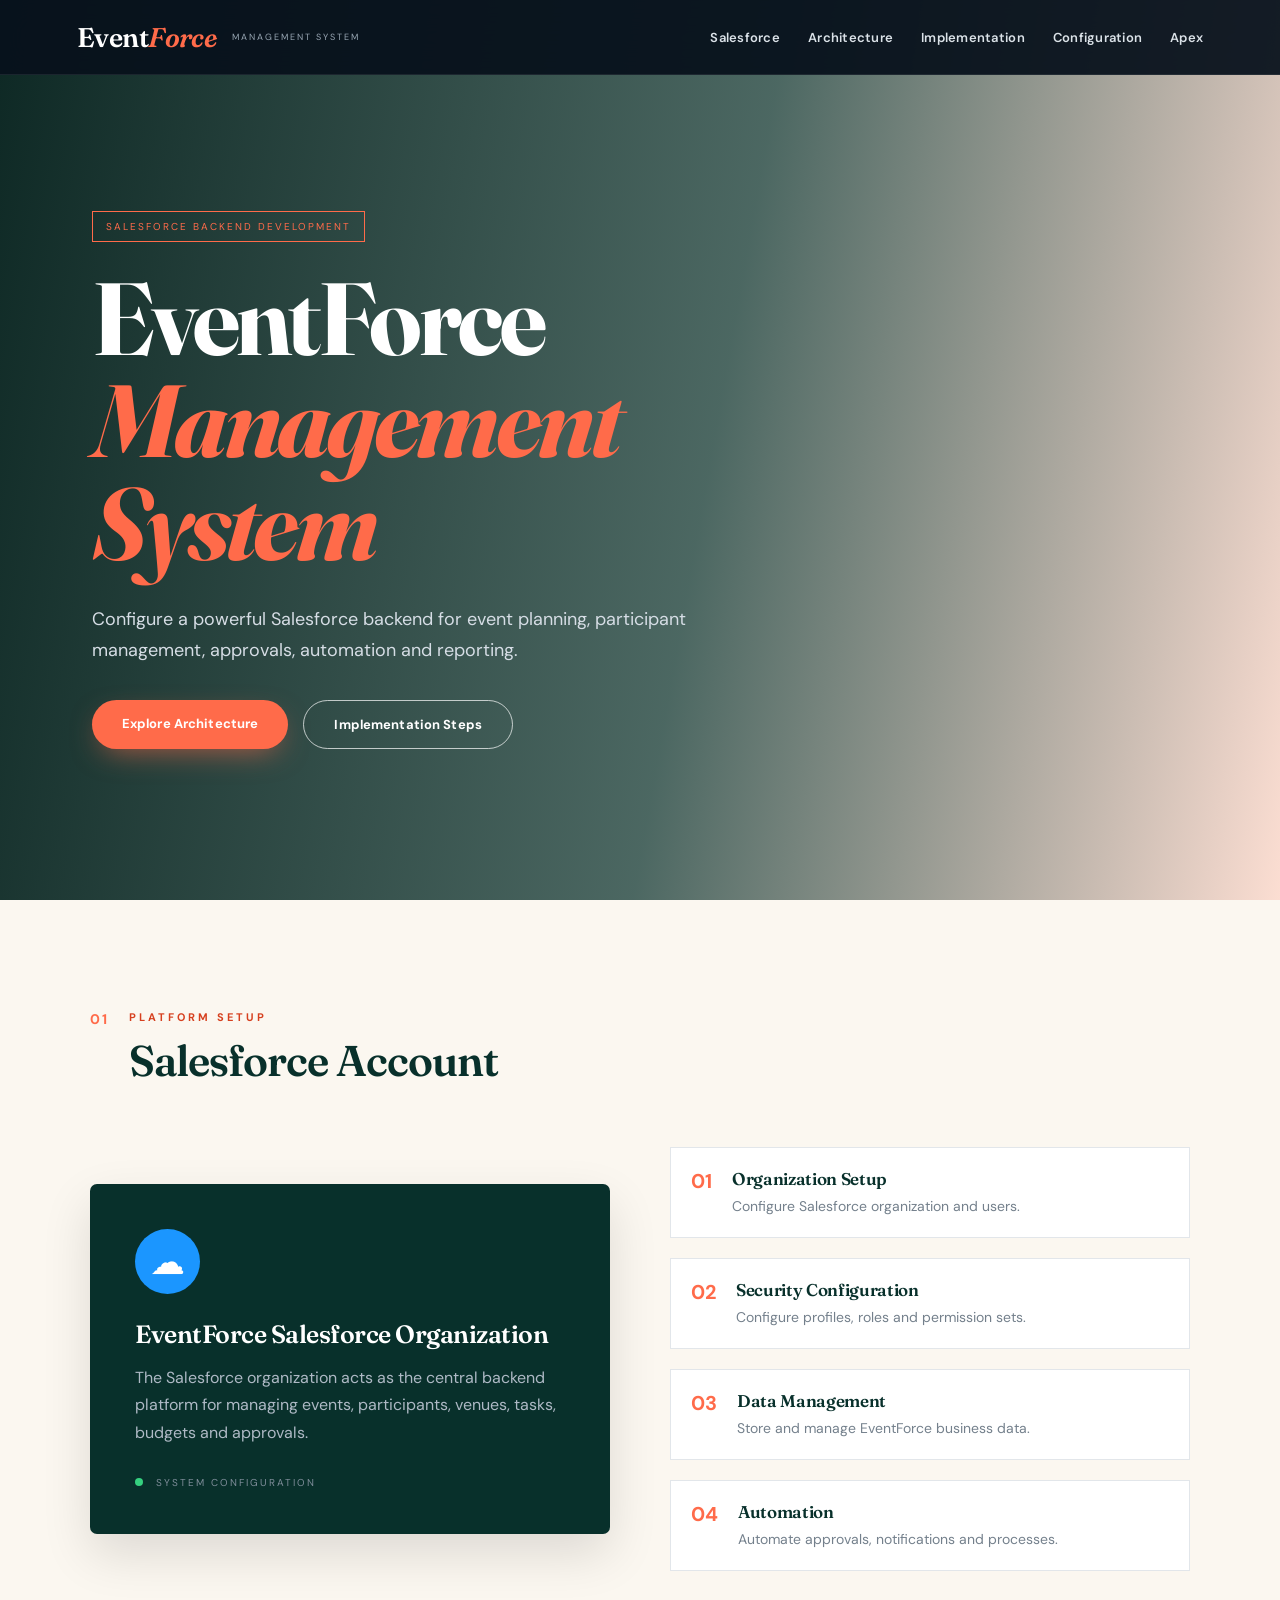
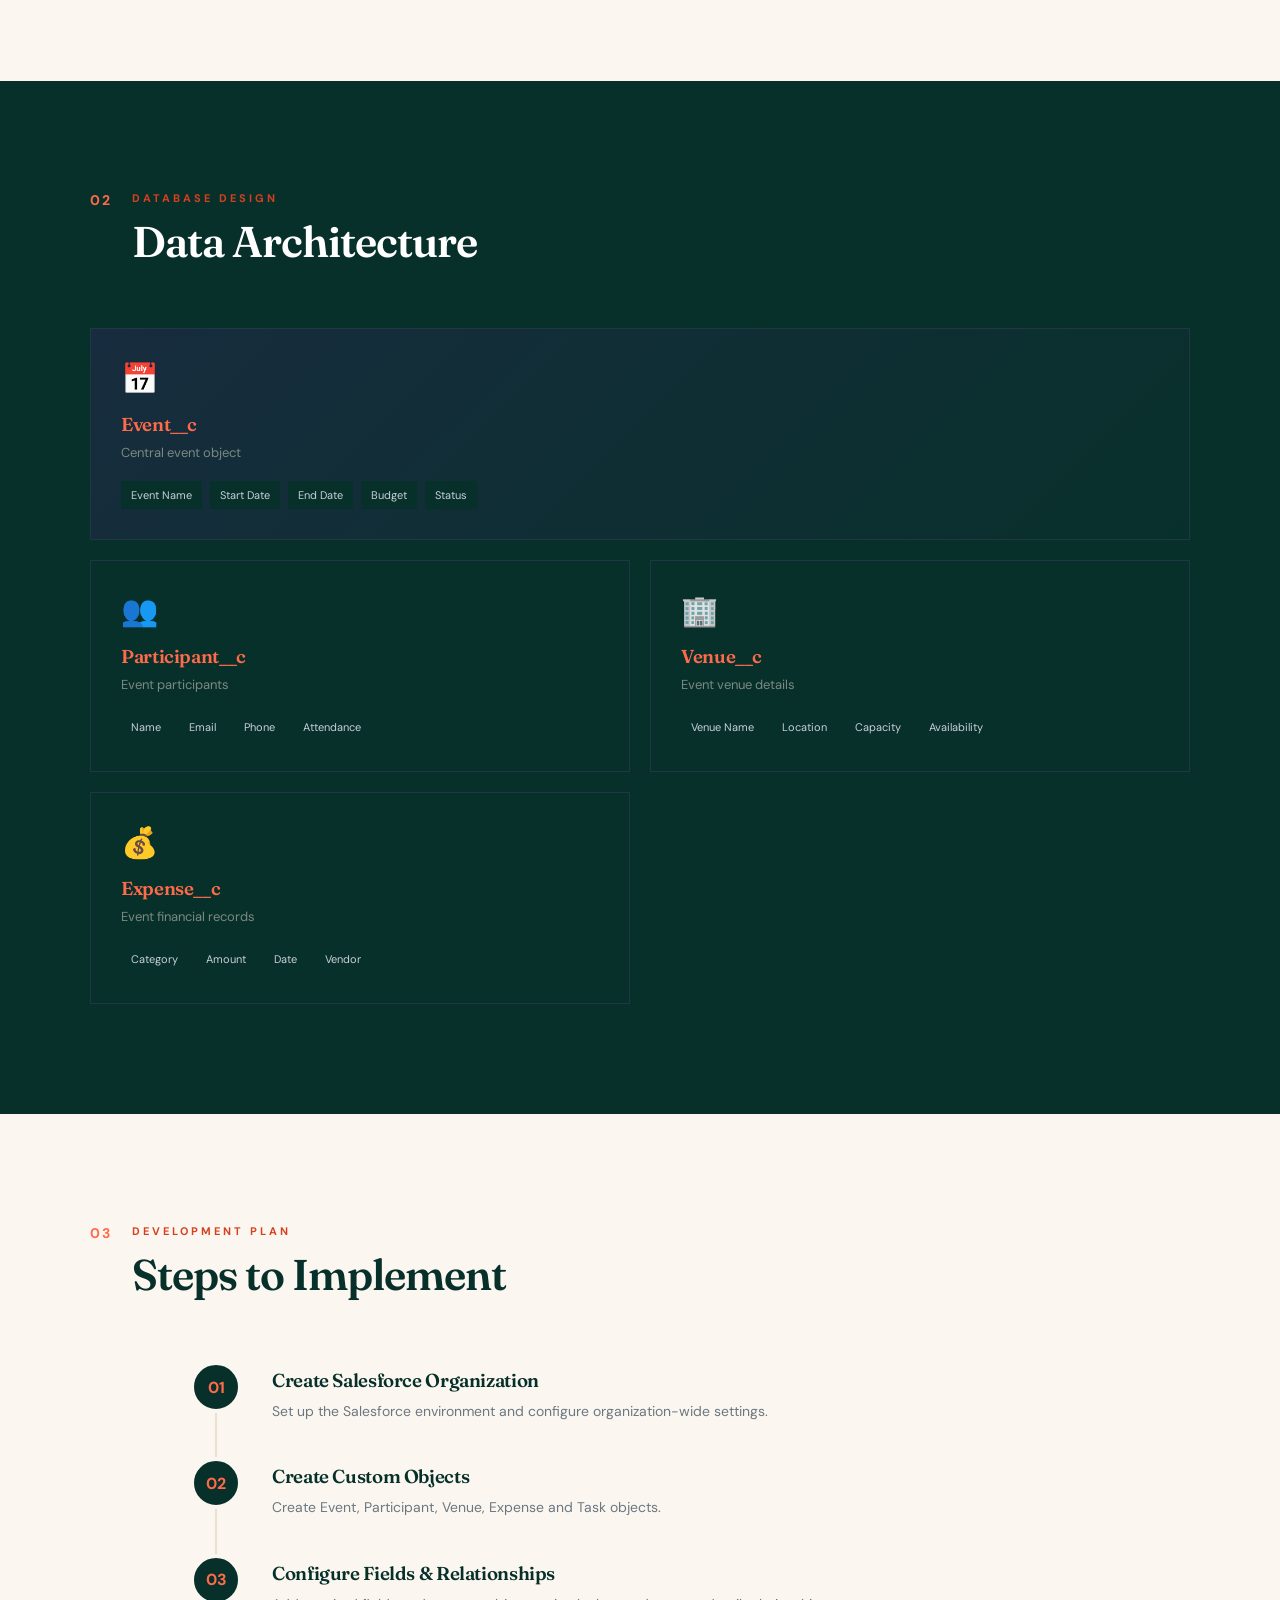
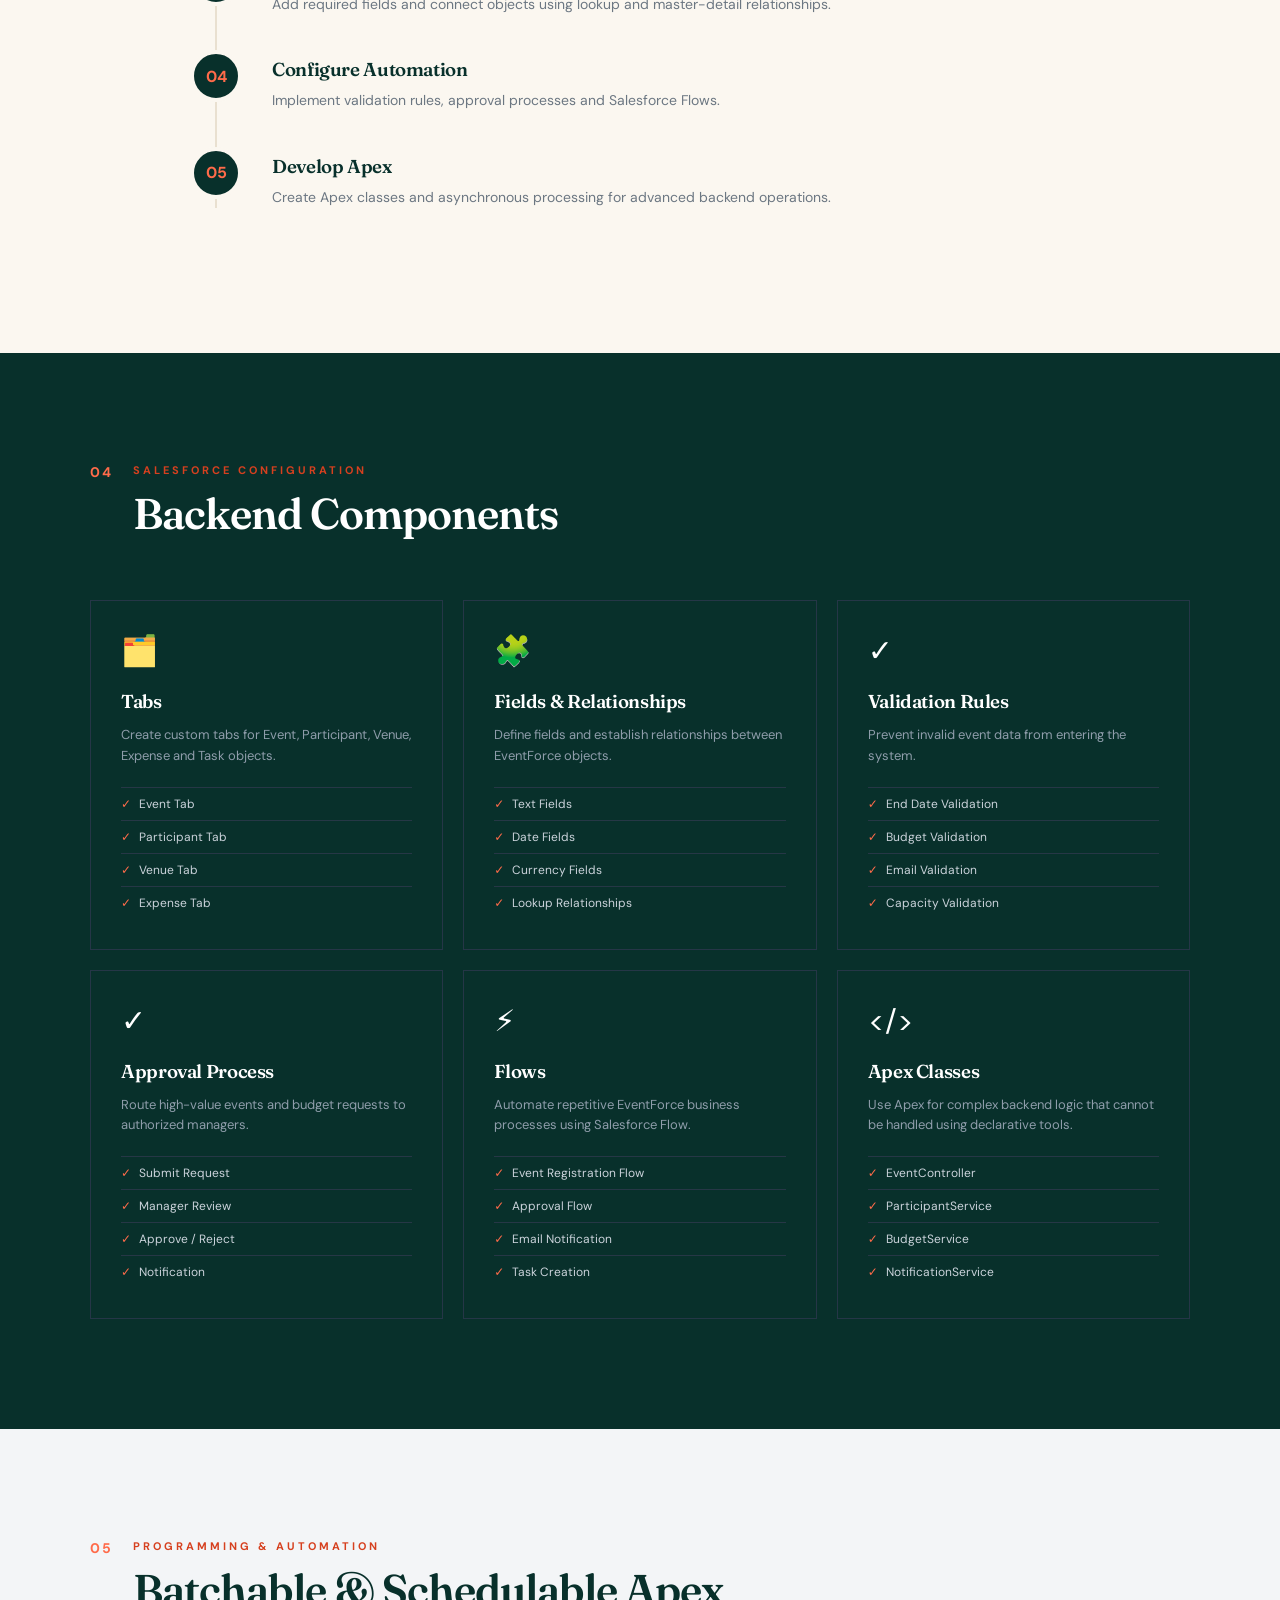
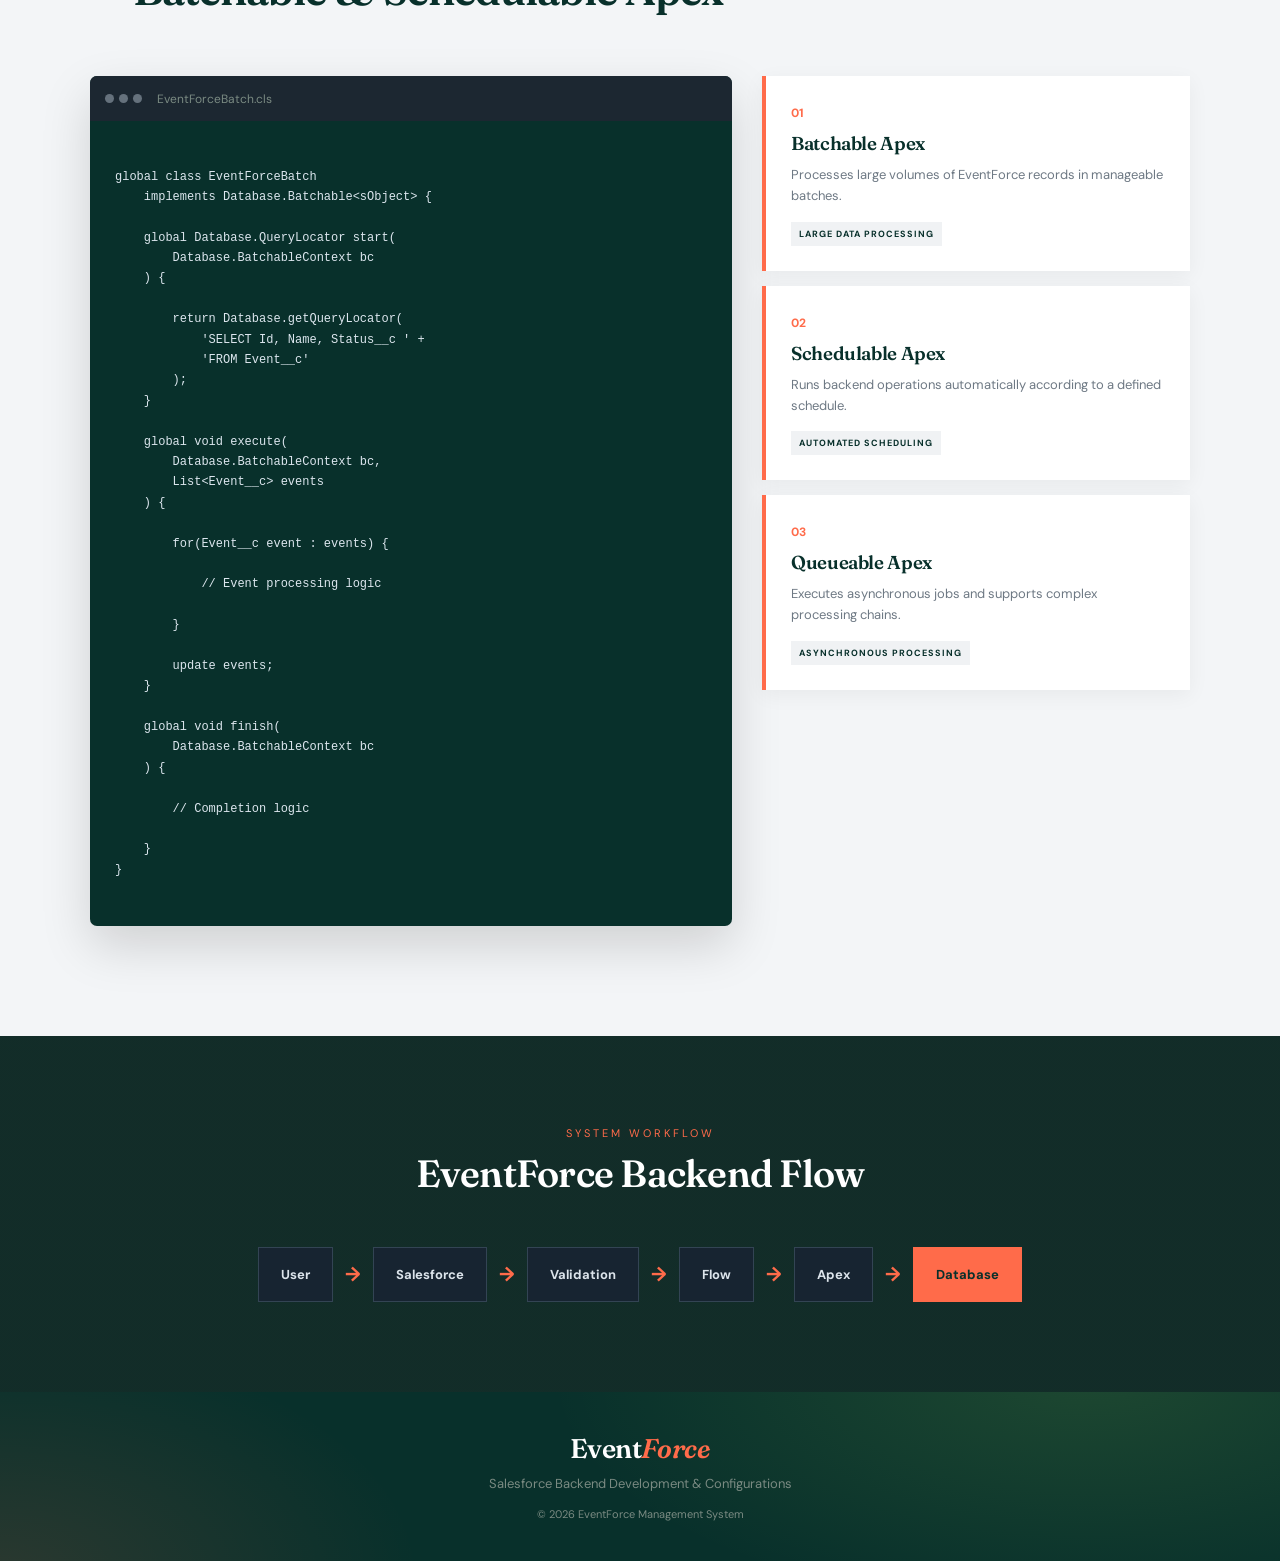
<file: EventForce Management System 1/Backend Development & Configurations/index.html>
<!DOCTYPE html>
<html lang="en">
<head>
    <meta charset="UTF-8">
    <meta name="viewport" content="width=device-width, initial-scale=1.0">

    <title>EventForce Management System | Backend Configuration</title>

    <link rel="preconnect" href="https://fonts.googleapis.com"><link rel="preconnect" href="https://fonts.gstatic.com" crossorigin><link href="https://fonts.googleapis.com/css2?family=DM+Sans:wght@400;500;600;700&family=Fraunces:ital,opsz,wght@0,9..144,500;0,9..144,600;0,9..144,700;1,9..144,600&display=swap" rel="stylesheet"><link rel="stylesheet" href="style.css">
</head>

<body>

<!-- ================= NAVBAR ================= -->

<header class="navbar">

    <div class="logo">
        Event<span>Force</span>
    </div>

    <div class="logo-subtitle">
        MANAGEMENT SYSTEM
    </div>

    <nav id="navMenu">
        <a href="#account">Salesforce</a>
        <a href="#architecture">Architecture</a>
        <a href="#implementation">Implementation</a>
        <a href="#configuration">Configuration</a>
        <a href="#apex">Apex</a>
    </nav>

    <button class="menu-button" onclick="toggleMenu()">
        ☰
    </button>

</header>


<!-- ================= HERO ================= -->

<section class="hero">

    <div class="hero-overlay"></div>

    <div class="hero-content">

        <div class="badge">
            SALESFORCE BACKEND DEVELOPMENT
        </div>

        <h1>
            EventForce<br>
            <span>Management System</span>
        </h1>

        <p>
            Configure a powerful Salesforce backend for event planning,
            participant management, approvals, automation and reporting.
        </p>

        <div class="hero-buttons">

            <a href="#architecture" class="btn primary">
                Explore Architecture
            </a>

            <a href="#implementation" class="btn secondary">
                Implementation Steps
            </a>

        </div>

    </div>

</section>


<!-- ================= ACCOUNT ================= -->

<section id="account" class="section">

    <div class="section-heading">

        <div class="section-number">
            01
        </div>

        <div>
            <p>PLATFORM SETUP</p>
            <h2>Salesforce Account</h2>
        </div>

    </div>


    <div class="account-layout">

        <div class="account-card">

            <div class="salesforce-icon">
                ☁
            </div>

            <h3>
                EventForce Salesforce Organization
            </h3>

            <p>
                The Salesforce organization acts as the central backend
                platform for managing events, participants, venues,
                tasks, budgets and approvals.
            </p>

            <div class="status">
                <span></span>
                SYSTEM CONFIGURATION
            </div>

        </div>


        <div class="feature-list">

            <div class="feature">
                <strong>01</strong>
                <div>
                    <h3>Organization Setup</h3>
                    <p>Configure Salesforce organization and users.</p>
                </div>
            </div>

            <div class="feature">
                <strong>02</strong>
                <div>
                    <h3>Security Configuration</h3>
                    <p>Configure profiles, roles and permission sets.</p>
                </div>
            </div>

            <div class="feature">
                <strong>03</strong>
                <div>
                    <h3>Data Management</h3>
                    <p>Store and manage EventForce business data.</p>
                </div>
            </div>

            <div class="feature">
                <strong>04</strong>
                <div>
                    <h3>Automation</h3>
                    <p>Automate approvals, notifications and processes.</p>
                </div>
            </div>

        </div>

    </div>

</section>


<!-- ================= DATA ARCHITECTURE ================= -->

<section id="architecture" class="section dark">

    <div class="section-heading light">

        <div class="section-number">
            02
        </div>

        <div>
            <p>DATABASE DESIGN</p>
            <h2>Data Architecture</h2>
        </div>

    </div>


    <div class="architecture">

        <div class="object-card main-object">

            <div class="object-icon">
                📅
            </div>

            <h3>Event__c</h3>

            <p>Central event object</p>

            <div class="object-fields">
                <span>Event Name</span>
                <span>Start Date</span>
                <span>End Date</span>
                <span>Budget</span>
                <span>Status</span>
            </div>

        </div>


        <div class="relationship">
            <span>1 : M</span>
        </div>


        <div class="object-card">

            <div class="object-icon">
                👥
            </div>

            <h3>Participant__c</h3>

            <p>Event participants</p>

            <div class="object-fields">
                <span>Name</span>
                <span>Email</span>
                <span>Phone</span>
                <span>Attendance</span>
            </div>

        </div>


        <div class="object-card">

            <div class="object-icon">
                🏢
            </div>

            <h3>Venue__c</h3>

            <p>Event venue details</p>

            <div class="object-fields">
                <span>Venue Name</span>
                <span>Location</span>
                <span>Capacity</span>
                <span>Availability</span>
            </div>

        </div>


        <div class="object-card">

            <div class="object-icon">
                💰
            </div>

            <h3>Expense__c</h3>

            <p>Event financial records</p>

            <div class="object-fields">
                <span>Category</span>
                <span>Amount</span>
                <span>Date</span>
                <span>Vendor</span>
            </div>

        </div>

    </div>

</section>


<!-- ================= IMPLEMENTATION ================= -->

<section id="implementation" class="section">

    <div class="section-heading">

        <div class="section-number">
            03
        </div>

        <div>
            <p>DEVELOPMENT PLAN</p>
            <h2>Steps to Implement</h2>
        </div>

    </div>


    <div class="timeline">

        <div class="timeline-item">

            <div class="timeline-number">
                01
            </div>

            <div>
                <h3>Create Salesforce Organization</h3>
                <p>
                    Set up the Salesforce environment and configure
                    organization-wide settings.
                </p>
            </div>

        </div>


        <div class="timeline-item">

            <div class="timeline-number">
                02
            </div>

            <div>
                <h3>Create Custom Objects</h3>
                <p>
                    Create Event, Participant, Venue, Expense and
                    Task objects.
                </p>
            </div>

        </div>


        <div class="timeline-item">

            <div class="timeline-number">
                03
            </div>

            <div>
                <h3>Configure Fields & Relationships</h3>
                <p>
                    Add required fields and connect objects using
                    lookup and master-detail relationships.
                </p>
            </div>

        </div>


        <div class="timeline-item">

            <div class="timeline-number">
                04
            </div>

            <div>
                <h3>Configure Automation</h3>
                <p>
                    Implement validation rules, approval processes
                    and Salesforce Flows.
                </p>
            </div>

        </div>


        <div class="timeline-item">

            <div class="timeline-number">
                05
            </div>

            <div>
                <h3>Develop Apex</h3>
                <p>
                    Create Apex classes and asynchronous processing
                    for advanced backend operations.
                </p>
            </div>

        </div>

    </div>

</section>


<!-- ================= CONFIGURATION ================= -->

<section id="configuration" class="section dark">

    <div class="section-heading light">

        <div class="section-number">
            04
        </div>

        <div>
            <p>SALESFORCE CONFIGURATION</p>
            <h2>Backend Components</h2>
        </div>

    </div>


    <div class="configuration-grid">


        <!-- Tabs -->

        <div class="config-card">

            <div class="config-icon">
                🗂️
            </div>

            <h3>Tabs</h3>

            <p>
                Create custom tabs for Event, Participant, Venue,
                Expense and Task objects.
            </p>

            <ul>
                <li>Event Tab</li>
                <li>Participant Tab</li>
                <li>Venue Tab</li>
                <li>Expense Tab</li>
            </ul>

        </div>


        <!-- Fields -->

        <div class="config-card">

            <div class="config-icon">
                🧩
            </div>

            <h3>Fields & Relationships</h3>

            <p>
                Define fields and establish relationships between
                EventForce objects.
            </p>

            <ul>
                <li>Text Fields</li>
                <li>Date Fields</li>
                <li>Currency Fields</li>
                <li>Lookup Relationships</li>
            </ul>

        </div>


        <!-- Validation -->

        <div class="config-card">

            <div class="config-icon">
                ✓
            </div>

            <h3>Validation Rules</h3>

            <p>
                Prevent invalid event data from entering the system.
            </p>

            <ul>
                <li>End Date Validation</li>
                <li>Budget Validation</li>
                <li>Email Validation</li>
                <li>Capacity Validation</li>
            </ul>

        </div>


        <!-- Approval -->

        <div class="config-card">

            <div class="config-icon">
                ✓
            </div>

            <h3>Approval Process</h3>

            <p>
                Route high-value events and budget requests to
                authorized managers.
            </p>

            <ul>
                <li>Submit Request</li>
                <li>Manager Review</li>
                <li>Approve / Reject</li>
                <li>Notification</li>
            </ul>

        </div>


        <!-- Flows -->

        <div class="config-card">

            <div class="config-icon">
                ⚡
            </div>

            <h3>Flows</h3>

            <p>
                Automate repetitive EventForce business processes
                using Salesforce Flow.
            </p>

            <ul>
                <li>Event Registration Flow</li>
                <li>Approval Flow</li>
                <li>Email Notification</li>
                <li>Task Creation</li>
            </ul>

        </div>


        <!-- Apex -->

        <div class="config-card">

            <div class="config-icon">
                &lt;/&gt;
            </div>

            <h3>Apex Classes</h3>

            <p>
                Use Apex for complex backend logic that cannot be
                handled using declarative tools.
            </p>

            <ul>
                <li>EventController</li>
                <li>ParticipantService</li>
                <li>BudgetService</li>
                <li>NotificationService</li>
            </ul>

        </div>

    </div>

</section>


<!-- ================= APEX ================= -->

<section id="apex" class="section apex-section">

    <div class="section-heading">

        <div class="section-number">
            05
        </div>

        <div>
            <p>PROGRAMMING & AUTOMATION</p>
            <h2>Batchable & Schedulable Apex</h2>
        </div>

    </div>


    <div class="apex-layout">

        <div class="code-window">

            <div class="code-header">

                <div class="dots">
                    <span></span>
                    <span></span>
                    <span></span>
                </div>

                <span>EventForceBatch.cls</span>

            </div>


            <pre><code>
global class EventForceBatch
    implements Database.Batchable&lt;sObject&gt; {

    global Database.QueryLocator start(
        Database.BatchableContext bc
    ) {

        return Database.getQueryLocator(
            'SELECT Id, Name, Status__c ' +
            'FROM Event__c'
        );
    }

    global void execute(
        Database.BatchableContext bc,
        List&lt;Event__c&gt; events
    ) {

        for(Event__c event : events) {

            // Event processing logic

        }

        update events;
    }

    global void finish(
        Database.BatchableContext bc
    ) {

        // Completion logic

    }
}
            </code></pre>

        </div>


        <div class="apex-info">

            <div class="async-card">

                <span class="async-number">
                    01
                </span>

                <h3>Batchable Apex</h3>

                <p>
                    Processes large volumes of EventForce records
                    in manageable batches.
                </p>

                <div class="async-tag">
                    LARGE DATA PROCESSING
                </div>

            </div>


            <div class="async-card">

                <span class="async-number">
                    02
                </span>

                <h3>Schedulable Apex</h3>

                <p>
                    Runs backend operations automatically according
                    to a defined schedule.
                </p>

                <div class="async-tag">
                    AUTOMATED SCHEDULING
                </div>

            </div>


            <div class="async-card">

                <span class="async-number">
                    03
                </span>

                <h3>Queueable Apex</h3>

                <p>
                    Executes asynchronous jobs and supports
                    complex processing chains.
                </p>

                <div class="async-tag">
                    ASYNCHRONOUS PROCESSING
                </div>

            </div>

        </div>

    </div>

</section>


<!-- ================= SYSTEM FLOW ================= -->

<section class="system-flow">

    <div class="flow-title">

        <p>SYSTEM WORKFLOW</p>

        <h2>EventForce Backend Flow</h2>

    </div>


    <div class="flow">

        <div class="flow-box">
            User
        </div>

        <div class="arrow">
            →
        </div>

        <div class="flow-box">
            Salesforce
        </div>

        <div class="arrow">
            →
        </div>

        <div class="flow-box">
            Validation
        </div>

        <div class="arrow">
            →
        </div>

        <div class="flow-box">
            Flow
        </div>

        <div class="arrow">
            →
        </div>

        <div class="flow-box">
            Apex
        </div>

        <div class="arrow">
            →
        </div>

        <div class="flow-box final">
            Database
        </div>

    </div>

</section>


<!-- ================= FOOTER ================= -->

<footer>

    <div class="footer-logo">
        Event<span>Force</span>
    </div>

    <p>
        Salesforce Backend Development & Configurations
    </p>

    <p class="copyright">
        © 2026 EventForce Management System
    </p>

</footer>


<script src="script.js"></script>

</body>
</html>
</file>
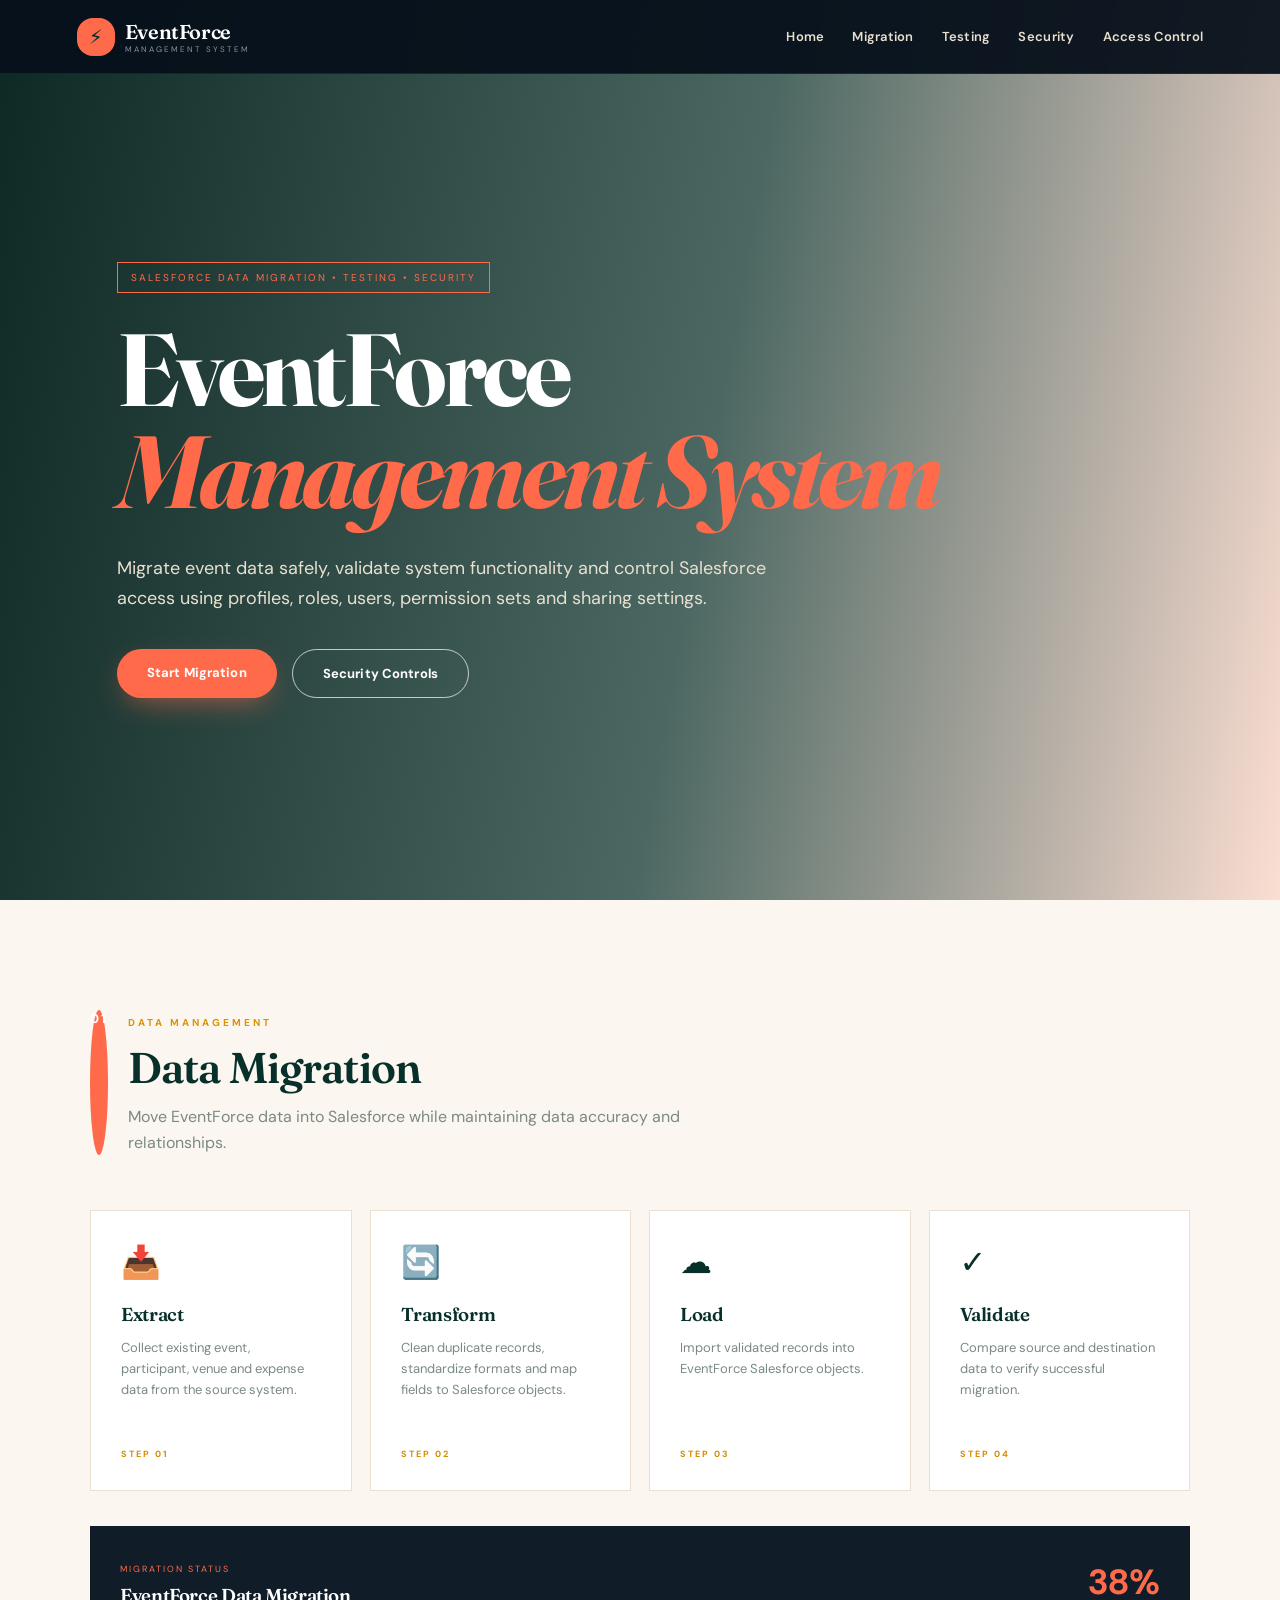
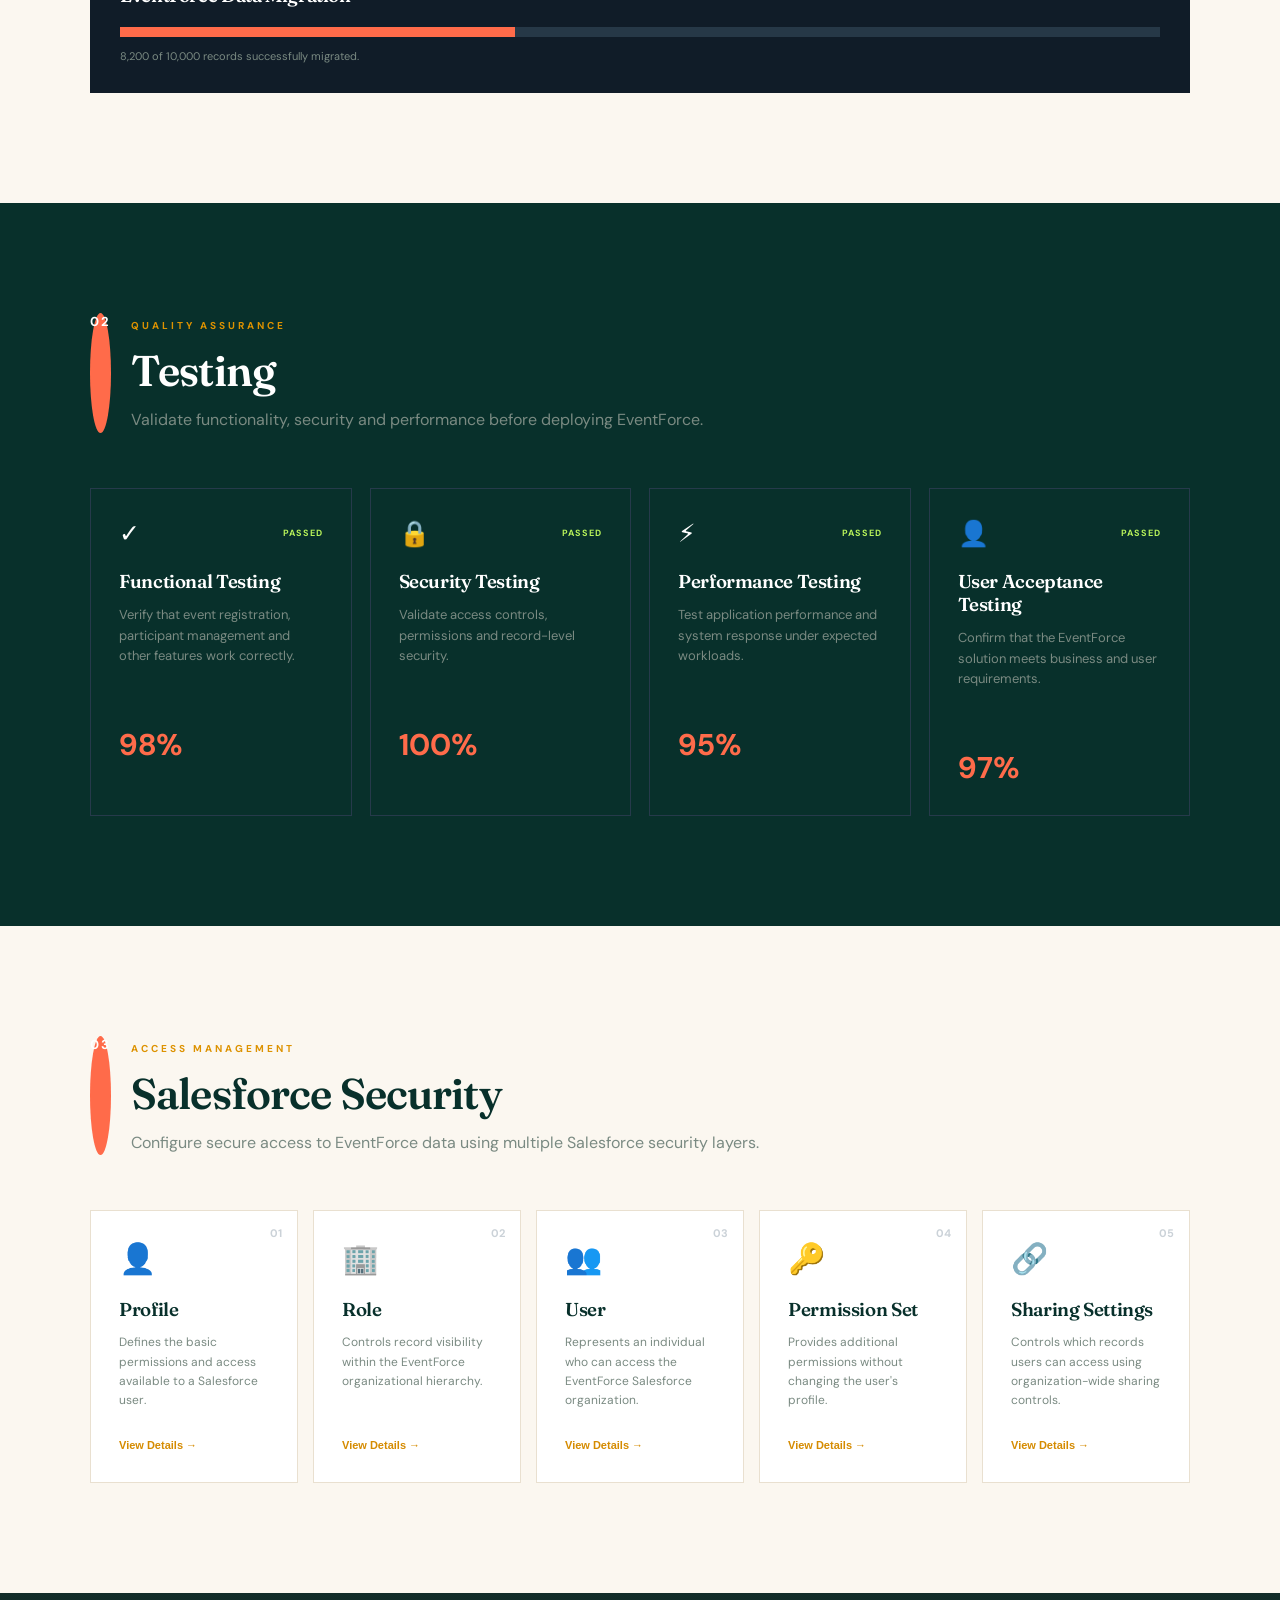
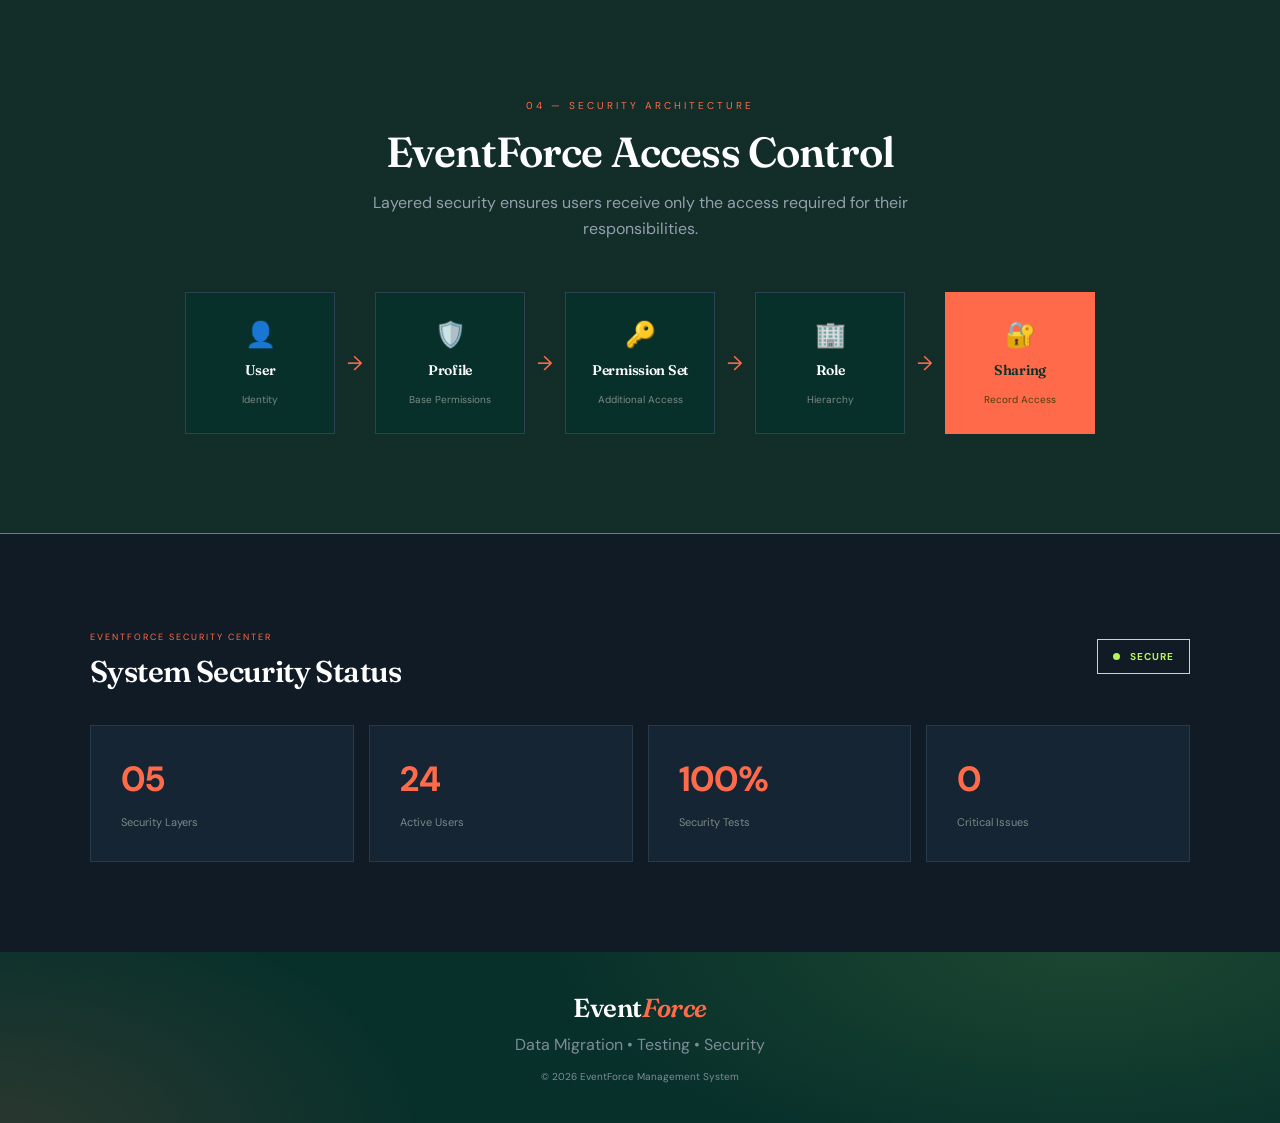
<file: EventForce Management System 1/Data Migration, Testing & Security/index.html>
<!DOCTYPE html>
<html lang="en">
<head>
    <meta charset="UTF-8">
    <meta name="viewport" content="width=device-width, initial-scale=1.0">

    <title>EventForce Management System | Data Migration & Security</title>

    <link rel="preconnect" href="https://fonts.googleapis.com"><link rel="preconnect" href="https://fonts.gstatic.com" crossorigin><link href="https://fonts.googleapis.com/css2?family=DM+Sans:wght@400;500;600;700&family=Fraunces:ital,opsz,wght@0,9..144,500;0,9..144,600;0,9..144,700;1,9..144,600&display=swap" rel="stylesheet"><link rel="stylesheet" href="style.css">
</head>

<body>

<!-- ================= NAVBAR ================= -->

<header class="navbar">

    <div class="brand">
        <div class="brand-icon">⚡</div>

        <div>
            <h2>EventForce</h2>
            <span>MANAGEMENT SYSTEM</span>
        </div>
    </div>

    <nav id="navMenu">
        <a href="#home">Home</a>
        <a href="#migration">Migration</a>
        <a href="#testing">Testing</a>
        <a href="#security">Security</a>
        <a href="#access">Access Control</a>
    </nav>

    <button class="menu-btn" onclick="toggleMenu()">
        ☰
    </button>

</header>


<!-- ================= HERO ================= -->

<section id="home" class="hero">

    <div class="hero-overlay"></div>

    <div class="hero-content">

        <div class="badge">
            SALESFORCE DATA MIGRATION • TESTING • SECURITY
        </div>

        <h1>
            EventForce<br>
            <span>Management System</span>
        </h1>

        <p>
            Migrate event data safely, validate system functionality
            and control Salesforce access using profiles, roles,
            users, permission sets and sharing settings.
        </p>

        <div class="hero-buttons">

            <a href="#migration" class="btn primary">
                Start Migration
            </a>

            <a href="#security" class="btn outline">
                Security Controls
            </a>

        </div>

    </div>

</section>


<!-- ================= DATA MIGRATION ================= -->

<section id="migration" class="section">

    <div class="section-heading">

        <div class="number">
            01
        </div>

        <div>
            <span>DATA MANAGEMENT</span>

            <h2>
                Data Migration
            </h2>

            <p>
                Move EventForce data into Salesforce while
                maintaining data accuracy and relationships.
            </p>
        </div>

    </div>


    <div class="migration-grid">

        <div class="migration-card">

            <div class="migration-icon">
                📥
            </div>

            <h3>
                Extract
            </h3>

            <p>
                Collect existing event, participant, venue and
                expense data from the source system.
            </p>

            <div class="step">
                STEP 01
            </div>

        </div>


        <div class="migration-card">

            <div class="migration-icon">
                🔄
            </div>

            <h3>
                Transform
            </h3>

            <p>
                Clean duplicate records, standardize formats
                and map fields to Salesforce objects.
            </p>

            <div class="step">
                STEP 02
            </div>

        </div>


        <div class="migration-card">

            <div class="migration-icon">
                ☁️
            </div>

            <h3>
                Load
            </h3>

            <p>
                Import validated records into EventForce
                Salesforce objects.
            </p>

            <div class="step">
                STEP 03
            </div>

        </div>


        <div class="migration-card">

            <div class="migration-icon">
                ✓
            </div>

            <h3>
                Validate
            </h3>

            <p>
                Compare source and destination data to verify
                successful migration.
            </p>

            <div class="step">
                STEP 04
            </div>

        </div>

    </div>


    <!-- Migration Progress -->

    <div class="progress-container">

        <div class="progress-header">

            <div>
                <span>MIGRATION STATUS</span>

                <h3>
                    EventForce Data Migration
                </h3>
            </div>

            <strong id="progressText">
                82%
            </strong>

        </div>

        <div class="progress-bar">

            <div id="progress"
                 class="progress"
                 style="width:82%">
            </div>

        </div>

        <p>
            8,200 of 10,000 records successfully migrated.
        </p>

    </div>

</section>


<!-- ================= TESTING ================= -->

<section id="testing" class="section dark">

    <div class="section-heading light">

        <div class="number">
            02
        </div>

        <div>
            <span>QUALITY ASSURANCE</span>

            <h2>
                Testing
            </h2>

            <p>
                Validate functionality, security and performance
                before deploying EventForce.
            </p>
        </div>

    </div>


    <div class="testing-grid">

        <div class="test-card">

            <div class="test-top">
                <div class="test-icon">✓</div>
                <span class="passed">PASSED</span>
            </div>

            <h3>
                Functional Testing
            </h3>

            <p>
                Verify that event registration, participant
                management and other features work correctly.
            </p>

            <div class="test-score">
                98%
            </div>

        </div>


        <div class="test-card">

            <div class="test-top">
                <div class="test-icon">🔒</div>
                <span class="passed">PASSED</span>
            </div>

            <h3>
                Security Testing
            </h3>

            <p>
                Validate access controls, permissions and
                record-level security.
            </p>

            <div class="test-score">
                100%
            </div>

        </div>


        <div class="test-card">

            <div class="test-top">
                <div class="test-icon">⚡</div>
                <span class="passed">PASSED</span>
            </div>

            <h3>
                Performance Testing
            </h3>

            <p>
                Test application performance and system response
                under expected workloads.
            </p>

            <div class="test-score">
                95%
            </div>

        </div>


        <div class="test-card">

            <div class="test-top">
                <div class="test-icon">👤</div>
                <span class="passed">PASSED</span>
            </div>

            <h3>
                User Acceptance Testing
            </h3>

            <p>
                Confirm that the EventForce solution meets
                business and user requirements.
            </p>

            <div class="test-score">
                97%
            </div>

        </div>

    </div>

</section>


<!-- ================= SECURITY ================= -->

<section id="security" class="section">

    <div class="section-heading">

        <div class="number">
            03
        </div>

        <div>
            <span>ACCESS MANAGEMENT</span>

            <h2>
                Salesforce Security
            </h2>

            <p>
                Configure secure access to EventForce data
                using multiple Salesforce security layers.
            </p>
        </div>

    </div>


    <div class="security-grid">

        <!-- Profile -->

        <div class="security-card">

            <div class="security-icon">
                👤
            </div>

            <div class="security-number">
                01
            </div>

            <h3>
                Profile
            </h3>

            <p>
                Defines the basic permissions and access
                available to a Salesforce user.
            </p>

            <button onclick="showSecurity('Profile')">
                View Details →
            </button>

        </div>


        <!-- Role -->

        <div class="security-card">

            <div class="security-icon">
                🏢
            </div>

            <div class="security-number">
                02
            </div>

            <h3>
                Role
            </h3>

            <p>
                Controls record visibility within the
                EventForce organizational hierarchy.
            </p>

            <button onclick="showSecurity('Role')">
                View Details →
            </button>

        </div>


        <!-- User -->

        <div class="security-card">

            <div class="security-icon">
                👥
            </div>

            <div class="security-number">
                03
            </div>

            <h3>
                User
            </h3>

            <p>
                Represents an individual who can access
                the EventForce Salesforce organization.
            </p>

            <button onclick="showSecurity('User')">
                View Details →
            </button>

        </div>


        <!-- Permission Set -->

        <div class="security-card">

            <div class="security-icon">
                🔑
            </div>

            <div class="security-number">
                04
            </div>

            <h3>
                Permission Set
            </h3>

            <p>
                Provides additional permissions without
                changing the user's profile.
            </p>

            <button onclick="showSecurity('Permission Set')">
                View Details →
            </button>

        </div>


        <!-- Sharing -->

        <div class="security-card">

            <div class="security-icon">
                🔗
            </div>

            <div class="security-number">
                05
            </div>

            <h3>
                Sharing Settings
            </h3>

            <p>
                Controls which records users can access
                using organization-wide sharing controls.
            </p>

            <button onclick="showSecurity('Sharing Settings')">
                View Details →
            </button>

        </div>

    </div>

</section>


<!-- ================= ACCESS CONTROL ================= -->

<section id="access" class="access-section">

    <div class="access-heading">

        <span>04 — SECURITY ARCHITECTURE</span>

        <h2>
            EventForce Access Control
        </h2>

        <p>
            Layered security ensures users receive only
            the access required for their responsibilities.
        </p>

    </div>


    <div class="access-flow">

        <div class="access-box">

            <div>
                👤
            </div>

            <h3>
                User
            </h3>

            <span>
                Identity
            </span>

        </div>


        <div class="arrow">
            →
        </div>


        <div class="access-box">

            <div>
                🛡️
            </div>

            <h3>
                Profile
            </h3>

            <span>
                Base Permissions
            </span>

        </div>


        <div class="arrow">
            →
        </div>


        <div class="access-box">

            <div>
                🔑
            </div>

            <h3>
                Permission Set
            </h3>

            <span>
                Additional Access
            </span>

        </div>


        <div class="arrow">
            →
        </div>


        <div class="access-box">

            <div>
                🏢
            </div>

            <h3>
                Role
            </h3>

            <span>
                Hierarchy
            </span>

        </div>


        <div class="arrow">
            →
        </div>


        <div class="access-box final">

            <div>
                🔐
            </div>

            <h3>
                Sharing
            </h3>

            <span>
                Record Access
            </span>

        </div>

    </div>

</section>


<!-- ================= SECURITY MONITOR ================= -->

<section class="monitor-section">

    <div class="monitor-container">

        <div class="monitor-header">

            <div>

                <span>
                    EVENTFORCE SECURITY CENTER
                </span>

                <h2>
                    System Security Status
                </h2>

            </div>

            <div class="secure-status">
                <i></i>
                SECURE
            </div>

        </div>


        <div class="security-stats">

            <div>

                <strong>
                    05
                </strong>

                <span>
                    Security Layers
                </span>

            </div>


            <div>

                <strong>
                    24
                </strong>

                <span>
                    Active Users
                </span>

            </div>


            <div>

                <strong>
                    100%
                </strong>

                <span>
                    Security Tests
                </span>

            </div>


            <div>

                <strong>
                    0
                </strong>

                <span>
                    Critical Issues
                </span>

            </div>

        </div>

    </div>

</section>


<!-- ================= FOOTER ================= -->

<footer>

    <div class="footer-logo">
        Event<span>Force</span>
    </div>

    <p>
        Data Migration • Testing • Security
    </p>

    <small>
        © 2026 EventForce Management System
    </small>

</footer>


<script src="script.js"></script>

</body>
</html>
</file>
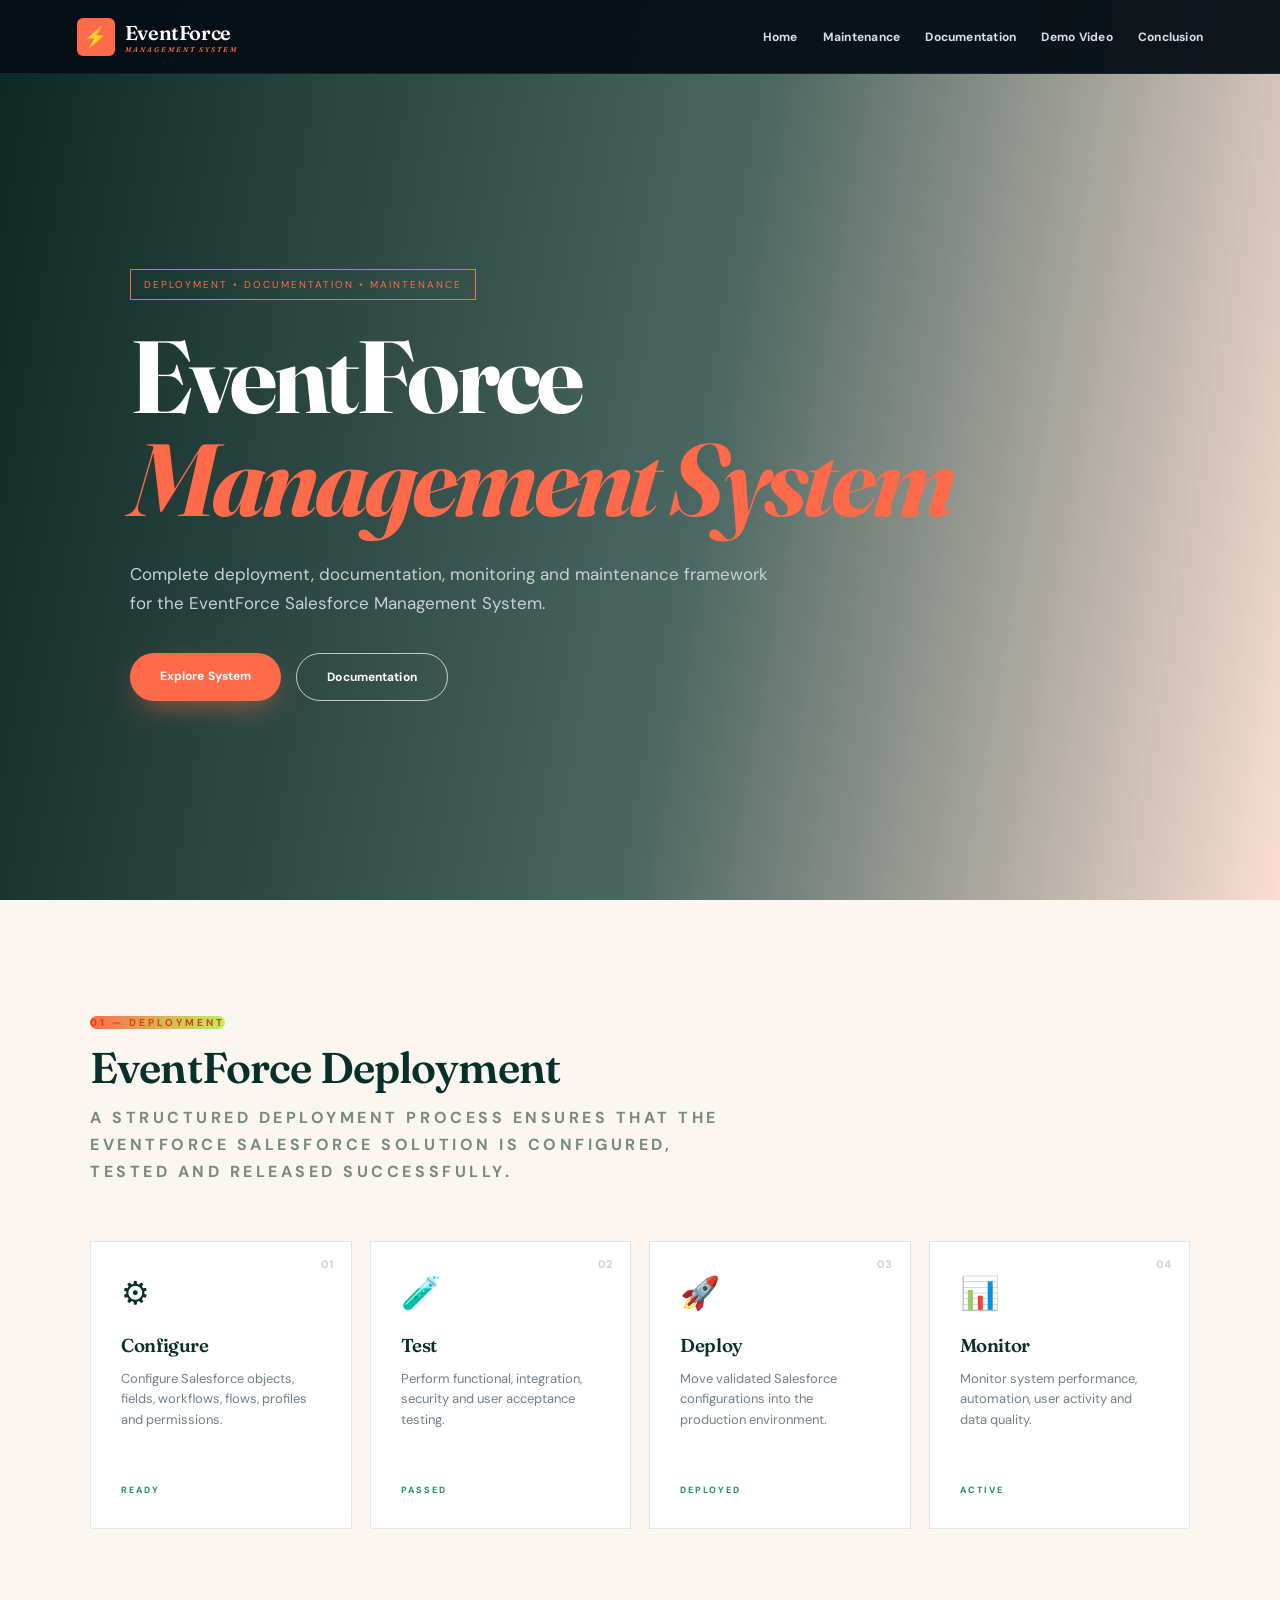
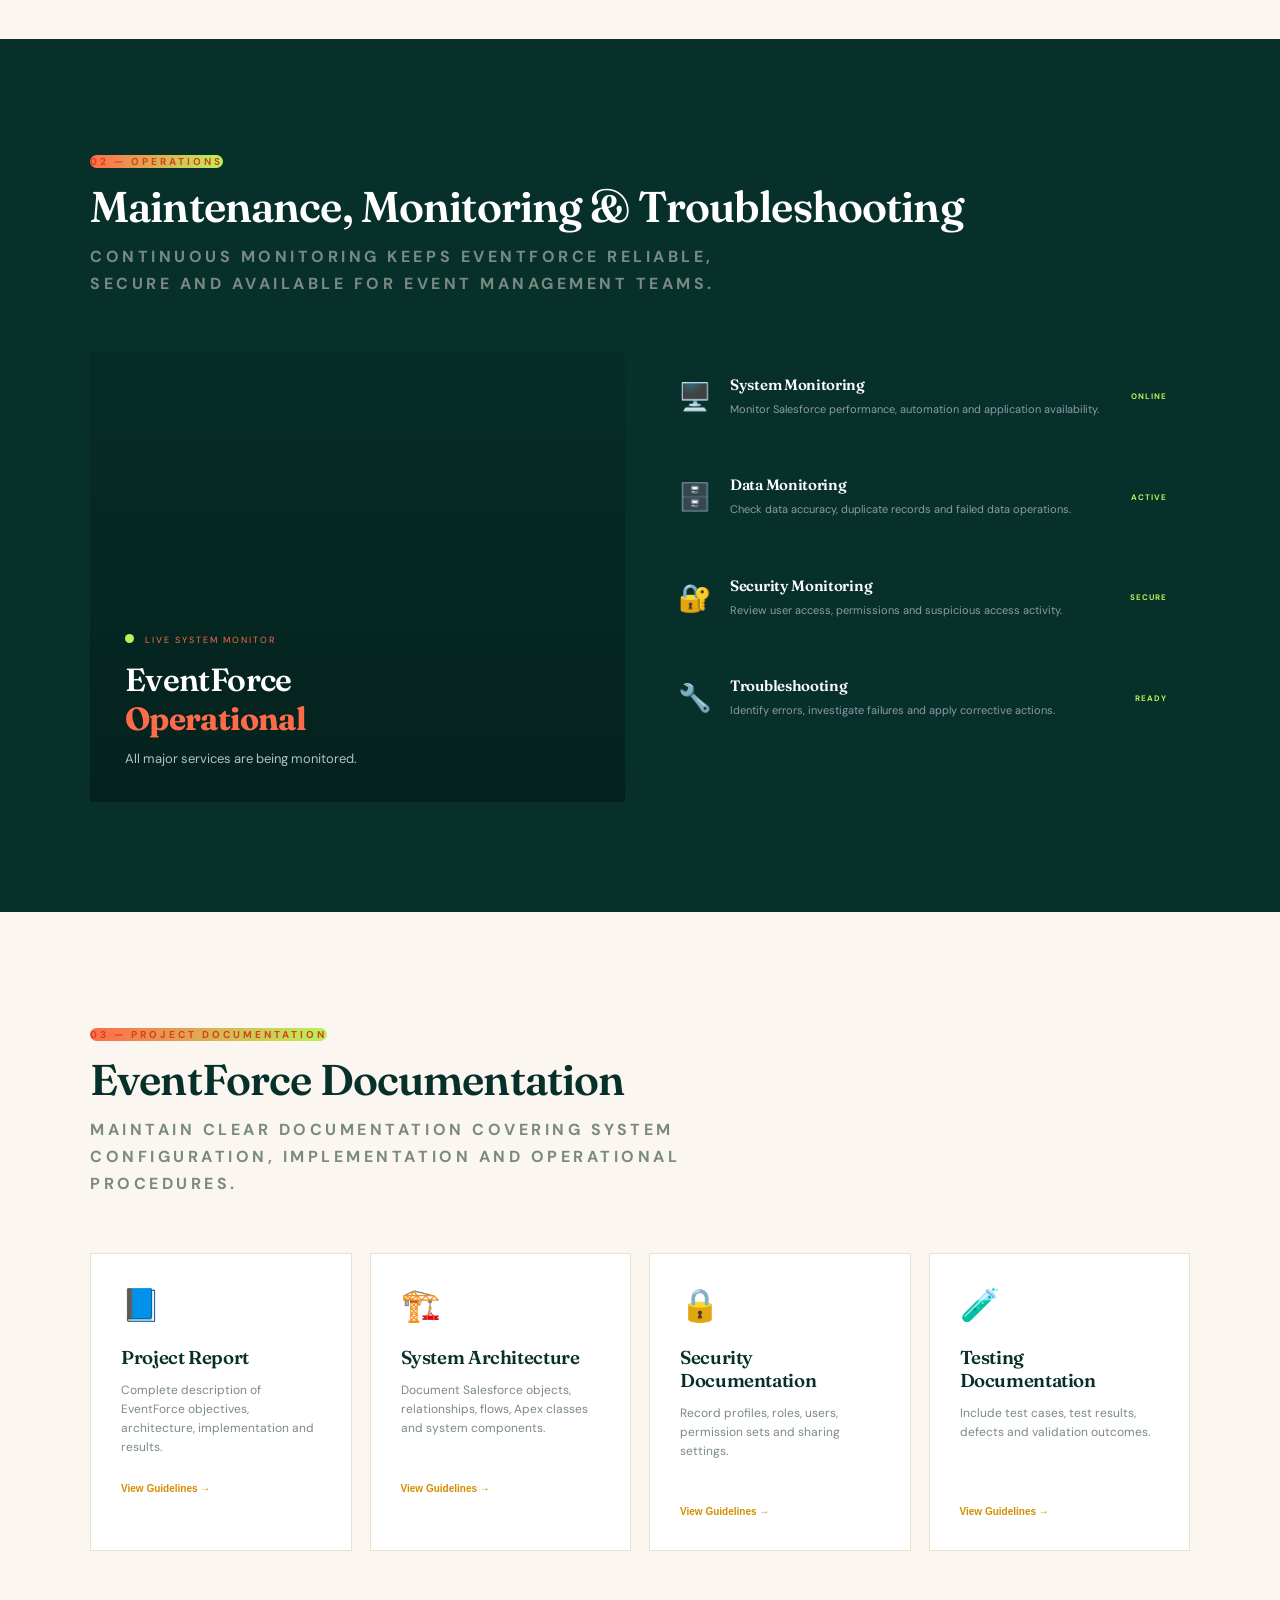
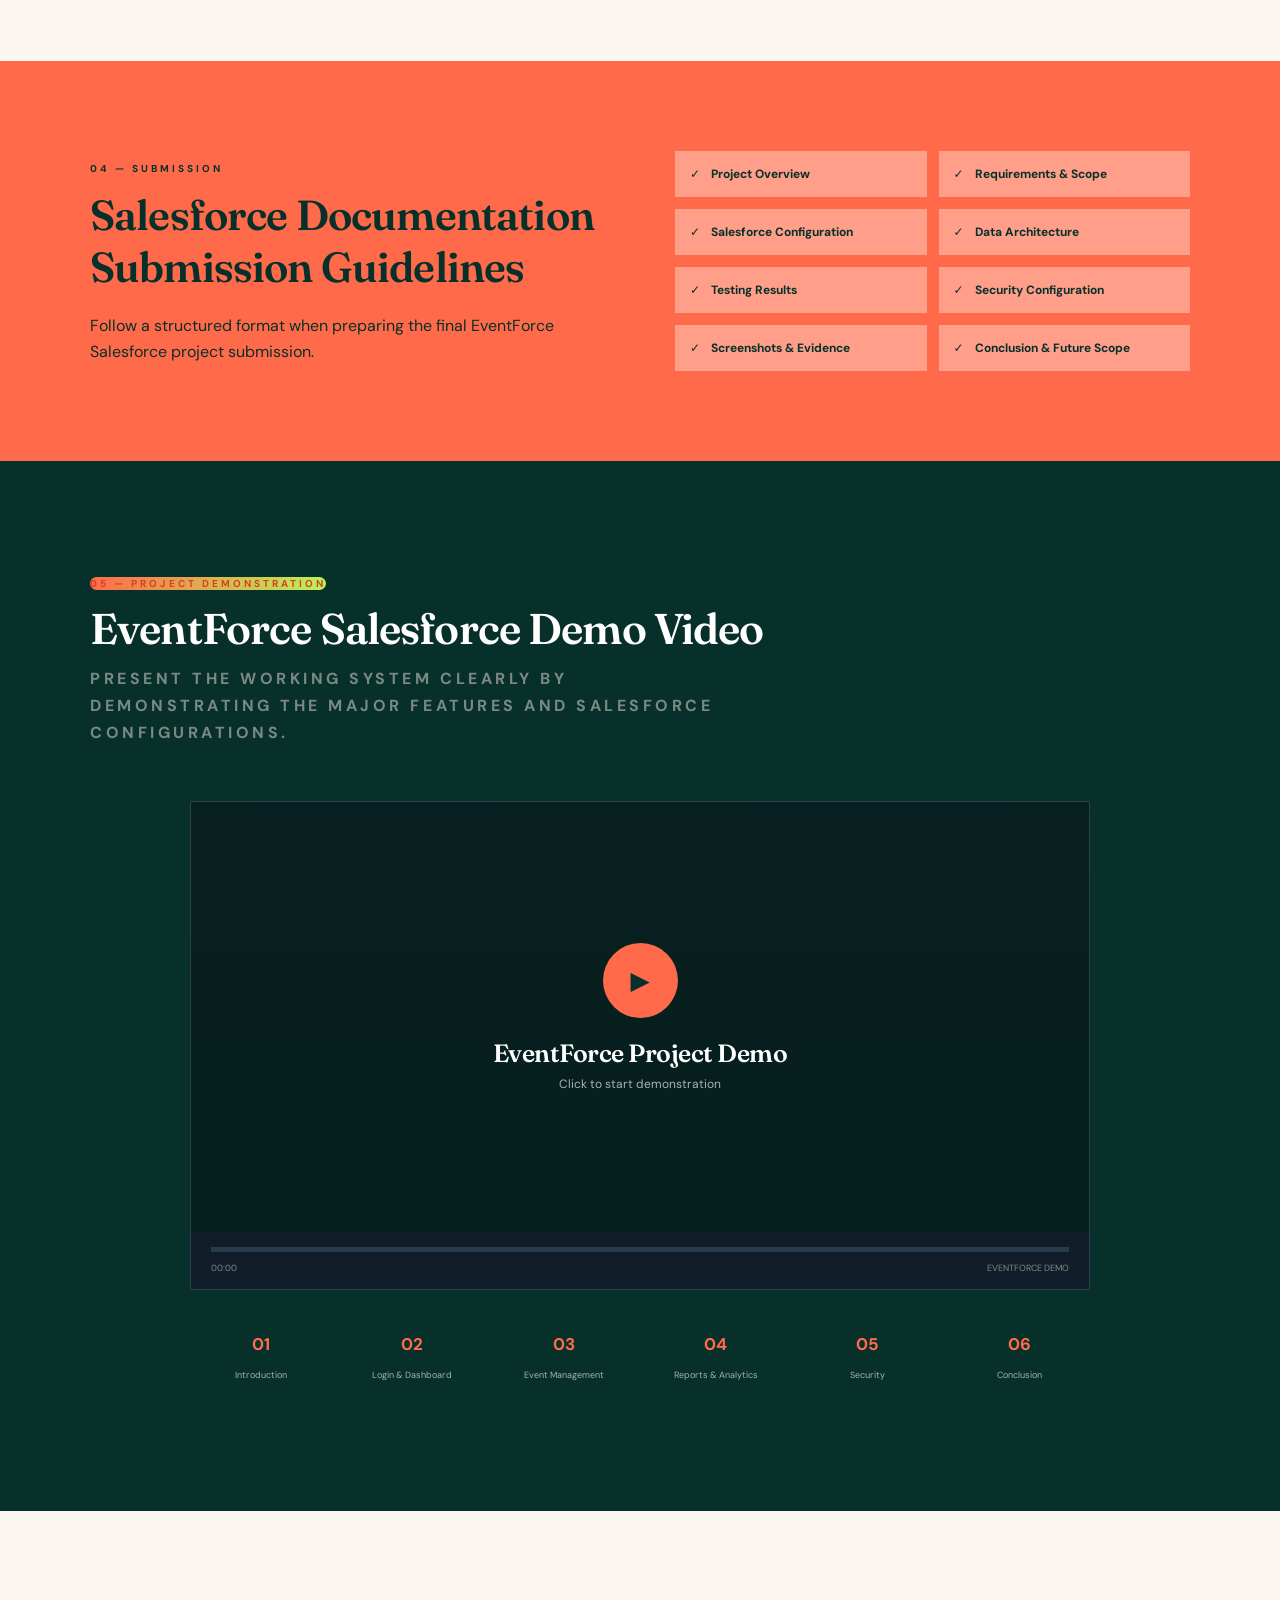
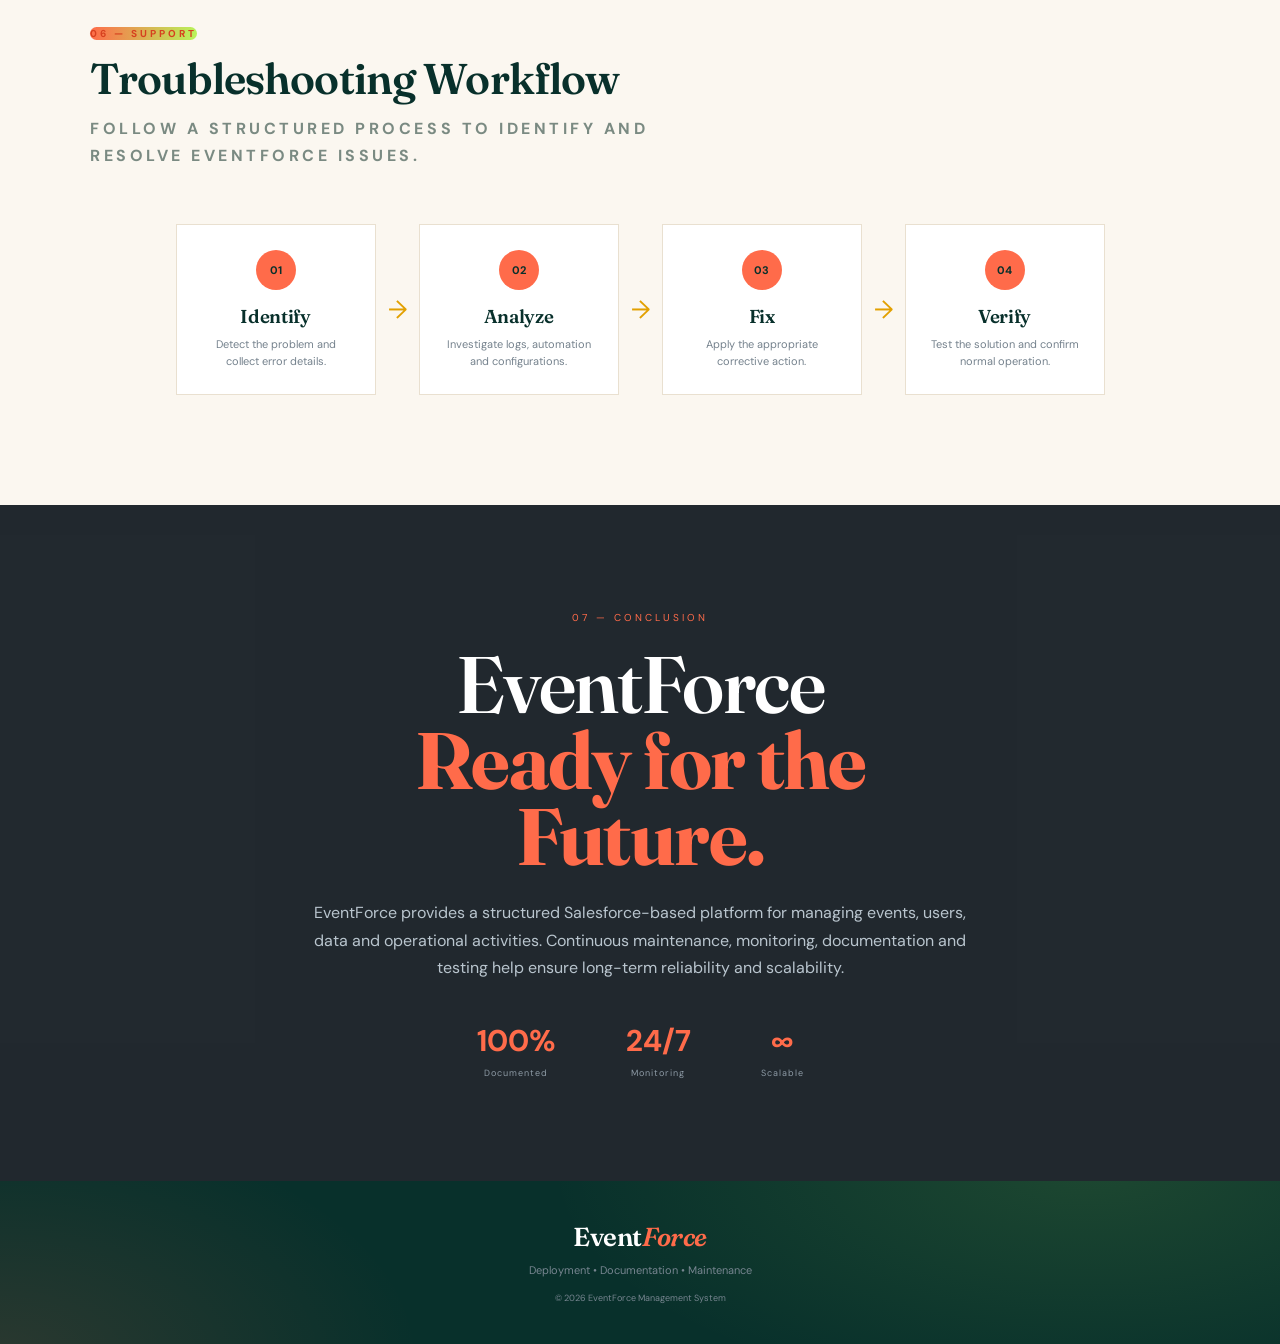
<file: EventForce Management System 1/Deployment, Documentation & Maintenance/index.html>
<!DOCTYPE html>
<html lang="en">
<head>
    <meta charset="UTF-8">
    <meta name="viewport" content="width=device-width, initial-scale=1.0">

    <title>EventForce Management System | Deployment & Maintenance</title>

    <link rel="preconnect" href="https://fonts.googleapis.com"><link rel="preconnect" href="https://fonts.gstatic.com" crossorigin><link href="https://fonts.googleapis.com/css2?family=DM+Sans:wght@400;500;600;700&family=Fraunces:ital,opsz,wght@0,9..144,500;0,9..144,600;0,9..144,700;1,9..144,600&display=swap" rel="stylesheet"><link rel="stylesheet" href="style.css">
</head>

<body>

<!-- NAVIGATION -->

<header class="navbar">

    <div class="logo">
        <div class="logo-icon">⚡</div>

        <div>
            <h2>EventForce</h2>
            <span>MANAGEMENT SYSTEM</span>
        </div>
    </div>

    <nav id="navMenu">

        <a href="#home">Home</a>
        <a href="#maintenance">Maintenance</a>
        <a href="#documentation">Documentation</a>
        <a href="#demo">Demo Video</a>
        <a href="#conclusion">Conclusion</a>

    </nav>

    <button class="menu-btn" onclick="toggleMenu()">☰</button>

</header>


<!-- HERO -->

<section id="home" class="hero">

    <div class="hero-overlay"></div>

    <div class="hero-content">

        <div class="badge">
            DEPLOYMENT • DOCUMENTATION • MAINTENANCE
        </div>

        <h1>
            EventForce<br>
            <span>Management System</span>
        </h1>

        <p>
            Complete deployment, documentation, monitoring and
            maintenance framework for the EventForce Salesforce
            Management System.
        </p>

        <div class="hero-buttons">

            <a href="#maintenance" class="btn primary">
                Explore System
            </a>

            <a href="#documentation" class="btn outline">
                Documentation
            </a>

        </div>

    </div>

</section>


<!-- DEPLOYMENT OVERVIEW -->

<section class="overview">

    <div class="section-title">

        <span>01 — DEPLOYMENT</span>

        <h2>
            EventForce Deployment
        </h2>

        <p>
            A structured deployment process ensures that the
            EventForce Salesforce solution is configured,
            tested and released successfully.
        </p>

    </div>


    <div class="deployment-grid">

        <div class="deploy-card">

            <div class="card-number">01</div>

            <div class="card-icon">⚙️</div>

            <h3>Configure</h3>

            <p>
                Configure Salesforce objects, fields,
                workflows, flows, profiles and permissions.
            </p>

            <span class="status">READY</span>

        </div>


        <div class="deploy-card">

            <div class="card-number">02</div>

            <div class="card-icon">🧪</div>

            <h3>Test</h3>

            <p>
                Perform functional, integration, security
                and user acceptance testing.
            </p>

            <span class="status">PASSED</span>

        </div>


        <div class="deploy-card">

            <div class="card-number">03</div>

            <div class="card-icon">🚀</div>

            <h3>Deploy</h3>

            <p>
                Move validated Salesforce configurations
                into the production environment.
            </p>

            <span class="status">DEPLOYED</span>

        </div>


        <div class="deploy-card">

            <div class="card-number">04</div>

            <div class="card-icon">📊</div>

            <h3>Monitor</h3>

            <p>
                Monitor system performance, automation,
                user activity and data quality.
            </p>

            <span class="status">ACTIVE</span>

        </div>

    </div>

</section>


<!-- MAINTENANCE -->

<section id="maintenance" class="maintenance">

    <div class="section-title light">

        <span>02 — OPERATIONS</span>

        <h2>
            Maintenance, Monitoring & Troubleshooting
        </h2>

        <p>
            Continuous monitoring keeps EventForce reliable,
            secure and available for event management teams.
        </p>

    </div>


    <div class="maintenance-layout">

        <div class="maintenance-image">

            <div class="image-content">

                <div class="live-dot"></div>

                <span>LIVE SYSTEM MONITOR</span>

                <h3>
                    EventForce
                    <strong>Operational</strong>
                </h3>

                <p>
                    All major services are being monitored.
                </p>

            </div>

        </div>


        <div class="monitor-list">

            <div class="monitor-item">

                <div class="monitor-icon">🖥️</div>

                <div>
                    <h3>System Monitoring</h3>

                    <p>
                        Monitor Salesforce performance,
                        automation and application availability.
                    </p>
                </div>

                <span class="online">ONLINE</span>

            </div>


            <div class="monitor-item">

                <div class="monitor-icon">🗄️</div>

                <div>
                    <h3>Data Monitoring</h3>

                    <p>
                        Check data accuracy, duplicate records
                        and failed data operations.
                    </p>
                </div>

                <span class="online">ACTIVE</span>

            </div>


            <div class="monitor-item">

                <div class="monitor-icon">🔐</div>

                <div>
                    <h3>Security Monitoring</h3>

                    <p>
                        Review user access, permissions and
                        suspicious access activity.
                    </p>
                </div>

                <span class="online">SECURE</span>

            </div>


            <div class="monitor-item">

                <div class="monitor-icon">🔧</div>

                <div>
                    <h3>Troubleshooting</h3>

                    <p>
                        Identify errors, investigate failures
                        and apply corrective actions.
                    </p>
                </div>

                <span class="online">READY</span>

            </div>

        </div>

    </div>

</section>


<!-- DOCUMENTATION -->

<section id="documentation" class="documentation">

    <div class="section-title">

        <span>03 — PROJECT DOCUMENTATION</span>

        <h2>
            EventForce Documentation
        </h2>

        <p>
            Maintain clear documentation covering system
            configuration, implementation and operational procedures.
        </p>

    </div>


    <div class="documentation-grid">

        <div class="doc-card">

            <div class="doc-icon">📘</div>

            <h3>Project Report</h3>

            <p>
                Complete description of EventForce objectives,
                architecture, implementation and results.
            </p>

            <button onclick="showDoc('Project Report')">
                View Guidelines →
            </button>

        </div>


        <div class="doc-card">

            <div class="doc-icon">🏗️</div>

            <h3>System Architecture</h3>

            <p>
                Document Salesforce objects, relationships,
                flows, Apex classes and system components.
            </p>

            <button onclick="showDoc('System Architecture')">
                View Guidelines →
            </button>

        </div>


        <div class="doc-card">

            <div class="doc-icon">🔒</div>

            <h3>Security Documentation</h3>

            <p>
                Record profiles, roles, users, permission sets
                and sharing settings.
            </p>

            <button onclick="showDoc('Security Documentation')">
                View Guidelines →
            </button>

        </div>


        <div class="doc-card">

            <div class="doc-icon">🧪</div>

            <h3>Testing Documentation</h3>

            <p>
                Include test cases, test results, defects
                and validation outcomes.
            </p>

            <button onclick="showDoc('Testing Documentation')">
                View Guidelines →
            </button>

        </div>

    </div>

</section>


<!-- DOCUMENTATION SUBMISSION -->

<section class="submission">

    <div class="submission-content">

        <div>

            <span>04 — SUBMISSION</span>

            <h2>
                Salesforce Documentation
                Submission Guidelines
            </h2>

            <p>
                Follow a structured format when preparing
                the final EventForce Salesforce project submission.
            </p>

        </div>


        <div class="checklist">

            <div>
                <b>✓</b>
                Project Overview
            </div>

            <div>
                <b>✓</b>
                Requirements & Scope
            </div>

            <div>
                <b>✓</b>
                Salesforce Configuration
            </div>

            <div>
                <b>✓</b>
                Data Architecture
            </div>

            <div>
                <b>✓</b>
                Testing Results
            </div>

            <div>
                <b>✓</b>
                Security Configuration
            </div>

            <div>
                <b>✓</b>
                Screenshots & Evidence
            </div>

            <div>
                <b>✓</b>
                Conclusion & Future Scope
            </div>

        </div>

    </div>

</section>


<!-- DEMO VIDEO -->

<section id="demo" class="demo">

    <div class="section-title light">

        <span>05 — PROJECT DEMONSTRATION</span>

        <h2>
            EventForce Salesforce Demo Video
        </h2>

        <p>
            Present the working system clearly by demonstrating
            the major features and Salesforce configurations.
        </p>

    </div>


    <div class="video-container">

        <div class="video-screen" id="videoScreen">

            <div class="play-button"
                 onclick="startDemo()">

                ▶

            </div>

            <h3>
                EventForce Project Demo
            </h3>

            <p>
                Click to start demonstration
            </p>

        </div>


        <div class="video-timeline">

            <div class="timeline">

                <div id="timelineProgress"></div>

            </div>

            <div class="video-info">

                <span id="videoTime">
                    00:00
                </span>

                <span>
                    EVENTFORCE DEMO
                </span>

            </div>

        </div>

    </div>


    <div class="video-guidelines">

        <div>
            <strong>01</strong>
            <span>Introduction</span>
        </div>

        <div>
            <strong>02</strong>
            <span>Login & Dashboard</span>
        </div>

        <div>
            <strong>03</strong>
            <span>Event Management</span>
        </div>

        <div>
            <strong>04</strong>
            <span>Reports & Analytics</span>
        </div>

        <div>
            <strong>05</strong>
            <span>Security</span>
        </div>

        <div>
            <strong>06</strong>
            <span>Conclusion</span>
        </div>

    </div>

</section>


<!-- TROUBLESHOOTING -->

<section class="troubleshooting">

    <div class="section-title">

        <span>06 — SUPPORT</span>

        <h2>
            Troubleshooting Workflow
        </h2>

        <p>
            Follow a structured process to identify and
            resolve EventForce issues.
        </p>

    </div>


    <div class="workflow">

        <div class="workflow-step">

            <div>01</div>

            <h3>Identify</h3>

            <p>
                Detect the problem and collect error details.
            </p>

        </div>

        <div class="workflow-arrow">→</div>

        <div class="workflow-step">

            <div>02</div>

            <h3>Analyze</h3>

            <p>
                Investigate logs, automation and configurations.
            </p>

        </div>

        <div class="workflow-arrow">→</div>

        <div class="workflow-step">

            <div>03</div>

            <h3>Fix</h3>

            <p>
                Apply the appropriate corrective action.
            </p>

        </div>

        <div class="workflow-arrow">→</div>

        <div class="workflow-step">

            <div>04</div>

            <h3>Verify</h3>

            <p>
                Test the solution and confirm normal operation.
            </p>

        </div>

    </div>

</section>


<!-- CONCLUSION -->

<section id="conclusion" class="conclusion">

    <div class="conclusion-overlay"></div>

    <div class="conclusion-content">

        <span>07 — CONCLUSION</span>

        <h2>
            EventForce
            <strong>Ready for the Future.</strong>
        </h2>

        <p>
            EventForce provides a structured Salesforce-based
            platform for managing events, users, data and
            operational activities. Continuous maintenance,
            monitoring, documentation and testing help ensure
            long-term reliability and scalability.
        </p>

        <div class="conclusion-stats">

            <div>
                <strong>100%</strong>
                <span>Documented</span>
            </div>

            <div>
                <strong>24/7</strong>
                <span>Monitoring</span>
            </div>

            <div>
                <strong>∞</strong>
                <span>Scalable</span>
            </div>

        </div>

    </div>

</section>


<!-- FOOTER -->

<footer>

    <div class="footer-logo">
        Event<span>Force</span>
    </div>

    <p>
        Deployment • Documentation • Maintenance
    </p>

    <small>
        © 2026 EventForce Management System
    </small>

</footer>


<script src="script.js"></script>

</body>
</html>
</file>
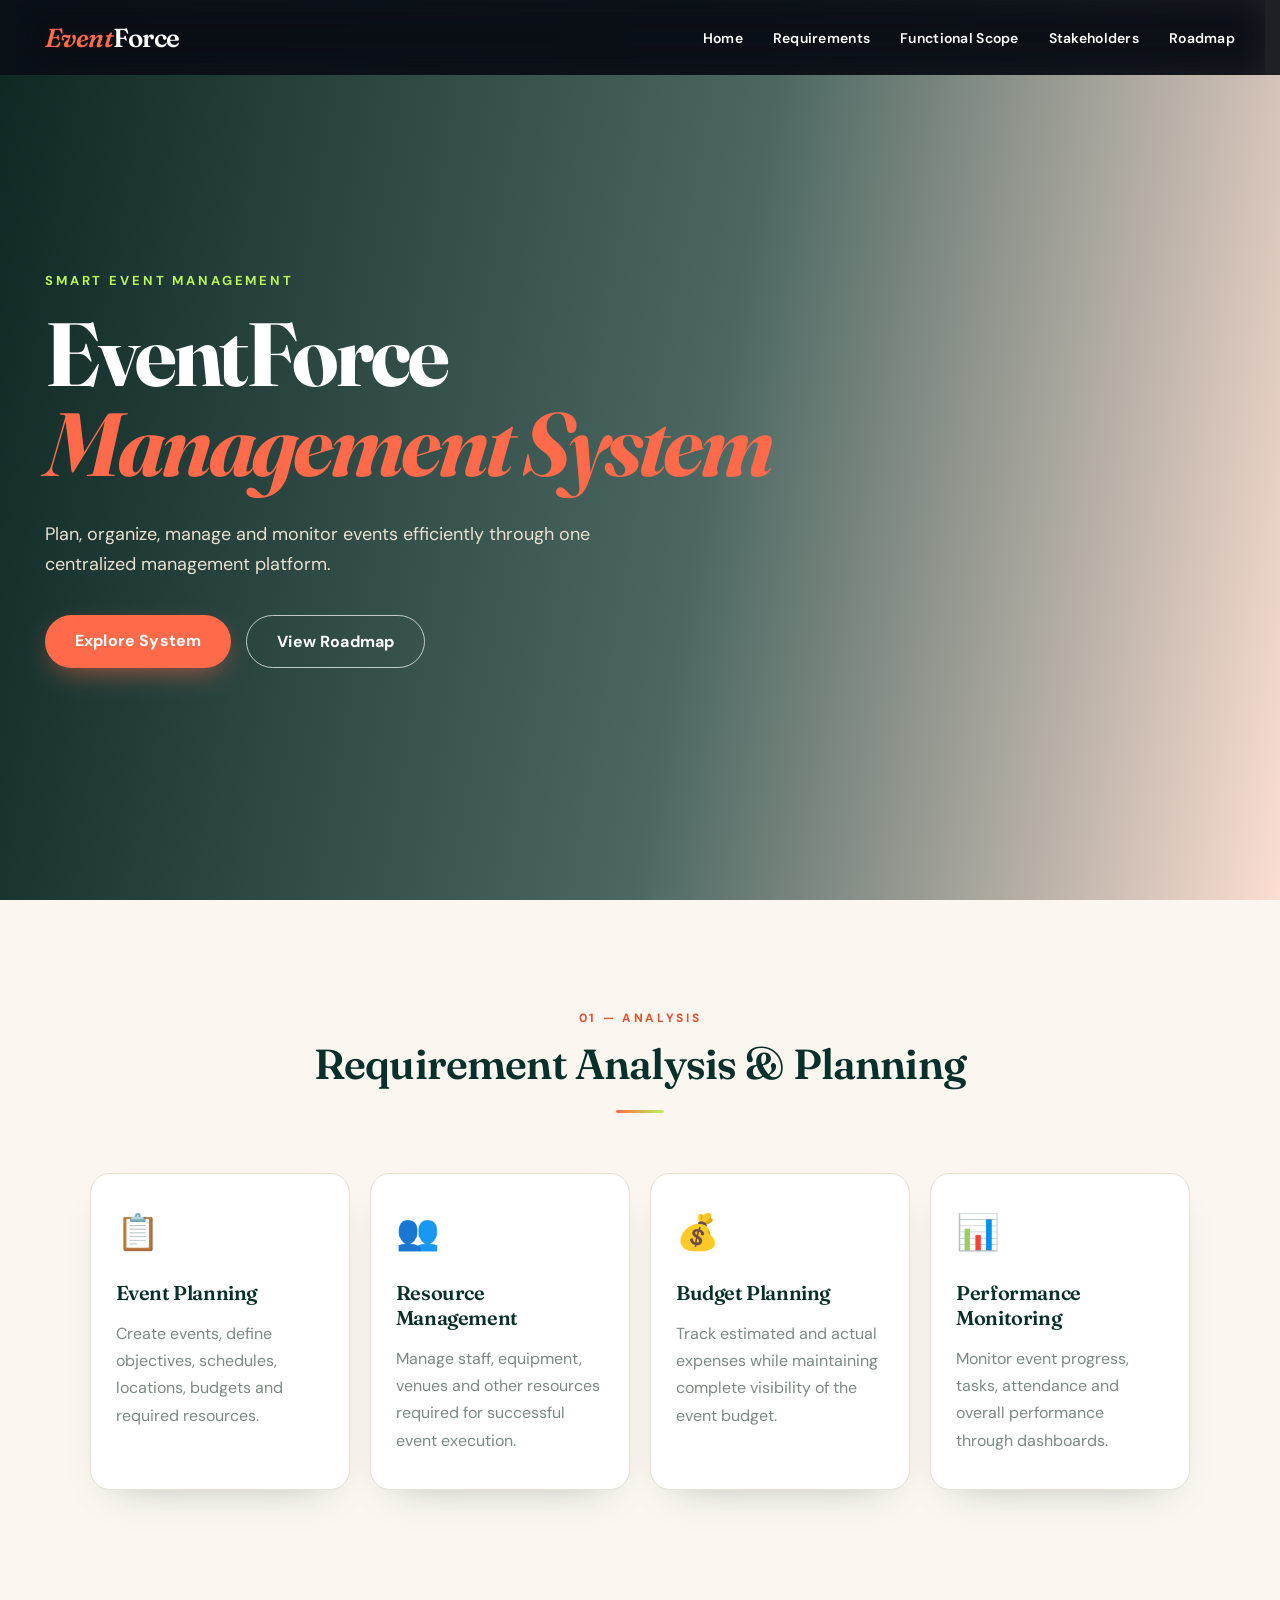
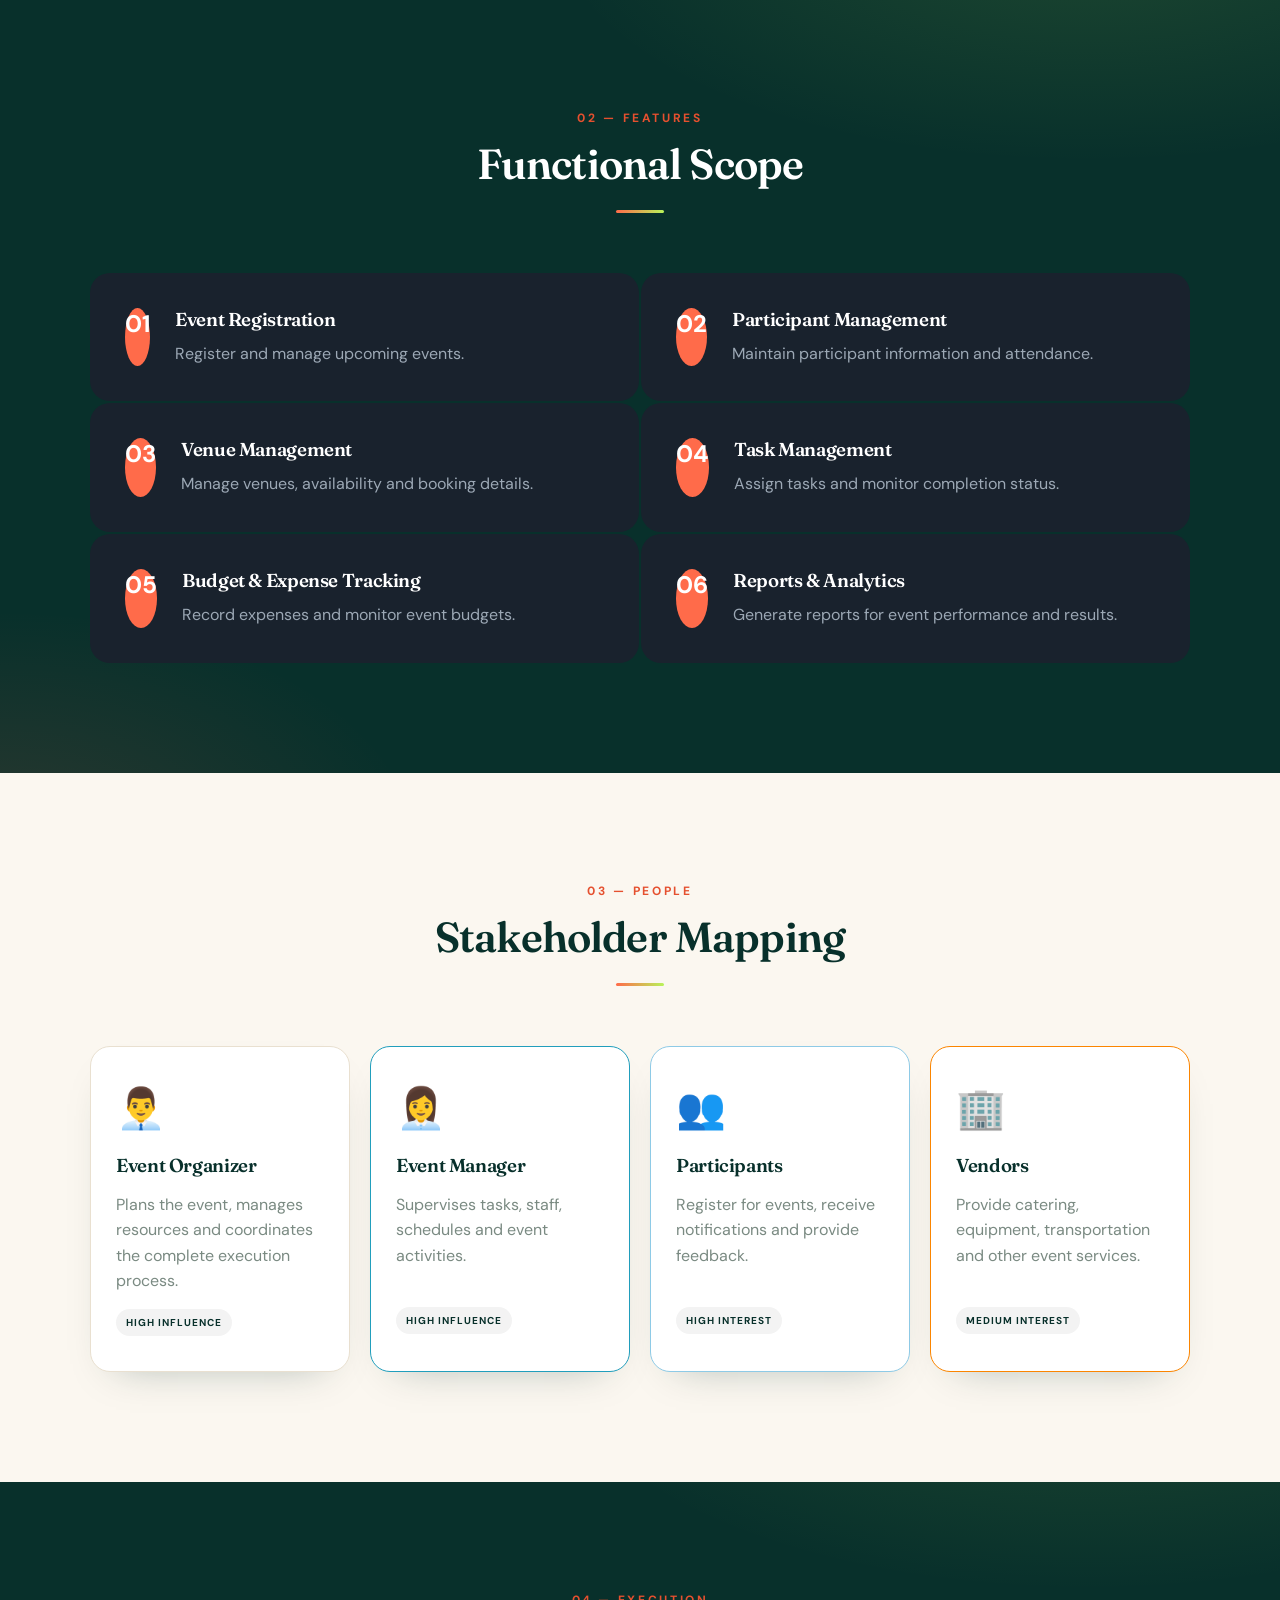
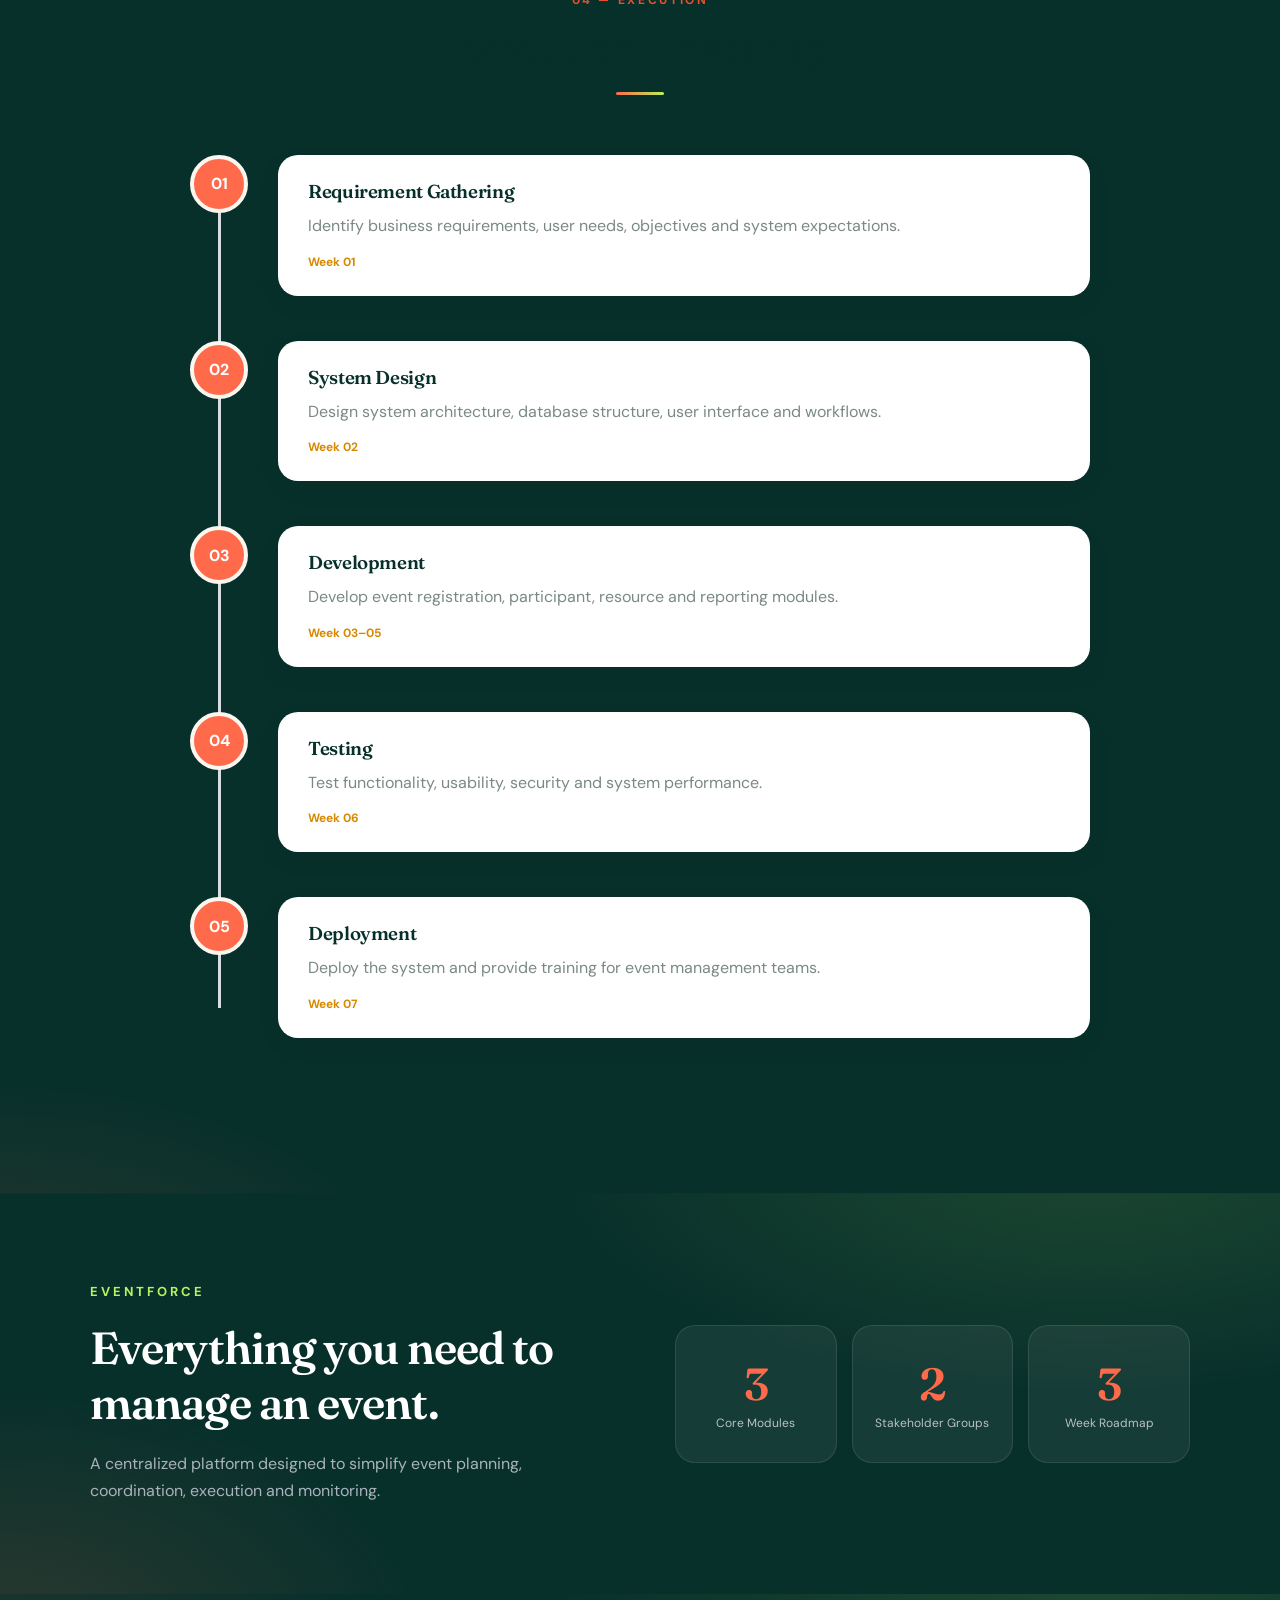
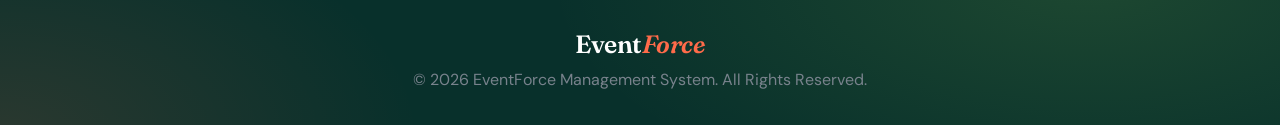
<file: EventForce Management System 1/Requirement Analysis & Planning/index.html>
<!DOCTYPE html>
<html lang="en">
<head>
    <meta charset="UTF-8">
    <meta name="viewport" content="width=device-width, initial-scale=1.0">
    <title>EventForce Management System</title>
    <link rel="preconnect" href="https://fonts.googleapis.com"><link rel="preconnect" href="https://fonts.gstatic.com" crossorigin><link href="https://fonts.googleapis.com/css2?family=DM+Sans:wght@400;500;600;700&family=Fraunces:ital,opsz,wght@0,9..144,500;0,9..144,600;0,9..144,700;1,9..144,600&display=swap" rel="stylesheet"><link rel="stylesheet" href="style.css">
</head>

<body>

    <!-- Navigation -->
    <header>
        <nav class="navbar">
            <div class="logo">
                <span>Event</span>Force
            </div>

            <ul class="nav-links">
                <li><a href="#home">Home</a></li>
                <li><a href="#requirements">Requirements</a></li>
                <li><a href="#scope">Functional Scope</a></li>
                <li><a href="#stakeholders">Stakeholders</a></li>
                <li><a href="#roadmap">Roadmap</a></li>
            </ul>

            <button class="menu-btn" onclick="toggleMenu()">☰</button>
        </nav>
    </header>


    <!-- Hero Section -->
    <section id="home" class="hero">

        <div class="hero-overlay"></div>

        <div class="hero-content">
            <p class="small-title">SMART EVENT MANAGEMENT</p>

            <h1>
                EventForce<br>
                <span>Management System</span>
            </h1>

            <p>
                Plan, organize, manage and monitor events efficiently
                through one centralized management platform.
            </p>

            <div class="hero-buttons">
                <a href="#requirements" class="btn primary">Explore System</a>
                <a href="#roadmap" class="btn secondary">View Roadmap</a>
            </div>
        </div>

    </section>


    <!-- Requirement Analysis -->
    <section id="requirements" class="section">

        <div class="section-title">
            <p>01 — ANALYSIS</p>
            <h2>Requirement Analysis & Planning</h2>
            <span></span>
        </div>

        <div class="requirements-grid">

            <div class="info-card">
                <div class="icon">📋</div>
                <h3>Event Planning</h3>
                <p>
                    Create events, define objectives, schedules, locations,
                    budgets and required resources.
                </p>
            </div>

            <div class="info-card">
                <div class="icon">👥</div>
                <h3>Resource Management</h3>
                <p>
                    Manage staff, equipment, venues and other resources
                    required for successful event execution.
                </p>
            </div>

            <div class="info-card">
                <div class="icon">💰</div>
                <h3>Budget Planning</h3>
                <p>
                    Track estimated and actual expenses while maintaining
                    complete visibility of the event budget.
                </p>
            </div>

            <div class="info-card">
                <div class="icon">📊</div>
                <h3>Performance Monitoring</h3>
                <p>
                    Monitor event progress, tasks, attendance and
                    overall performance through dashboards.
                </p>
            </div>

        </div>

    </section>


    <!-- Functional Scope -->
    <section id="scope" class="section dark-section">

        <div class="section-title light">
            <p>02 — FEATURES</p>
            <h2>Functional Scope</h2>
            <span></span>
        </div>

        <div class="scope-container">

            <div class="scope-item">
                <div class="number">01</div>
                <div>
                    <h3>Event Registration</h3>
                    <p>Register and manage upcoming events.</p>
                </div>
            </div>

            <div class="scope-item">
                <div class="number">02</div>
                <div>
                    <h3>Participant Management</h3>
                    <p>Maintain participant information and attendance.</p>
                </div>
            </div>

            <div class="scope-item">
                <div class="number">03</div>
                <div>
                    <h3>Venue Management</h3>
                    <p>Manage venues, availability and booking details.</p>
                </div>
            </div>

            <div class="scope-item">
                <div class="number">04</div>
                <div>
                    <h3>Task Management</h3>
                    <p>Assign tasks and monitor completion status.</p>
                </div>
            </div>

            <div class="scope-item">
                <div class="number">05</div>
                <div>
                    <h3>Budget & Expense Tracking</h3>
                    <p>Record expenses and monitor event budgets.</p>
                </div>
            </div>

            <div class="scope-item">
                <div class="number">06</div>
                <div>
                    <h3>Reports & Analytics</h3>
                    <p>Generate reports for event performance and results.</p>
                </div>
            </div>

        </div>

    </section>


    <!-- Stakeholder Mapping -->
    <section id="stakeholders" class="section">

        <div class="section-title">
            <p>03 — PEOPLE</p>
            <h2>Stakeholder Mapping</h2>
            <span></span>
        </div>

        <div class="stakeholder-grid">

            <div class="stakeholder-card organizer">
                <div class="stake-icon">👨‍💼</div>
                <h3>Event Organizer</h3>
                <p>
                    Plans the event, manages resources and coordinates
                    the complete execution process.
                </p>
                <div class="tag">HIGH INFLUENCE</div>
            </div>

            <div class="stakeholder-card manager">
                <div class="stake-icon">👩‍💼</div>
                <h3>Event Manager</h3>
                <p>
                    Supervises tasks, staff, schedules and event
                    activities.
                </p>
                <div class="tag">HIGH INFLUENCE</div>
            </div>

            <div class="stakeholder-card participant">
                <div class="stake-icon">👥</div>
                <h3>Participants</h3>
                <p>
                    Register for events, receive notifications and
                    provide feedback.
                </p>
                <div class="tag">HIGH INTEREST</div>
            </div>

            <div class="stakeholder-card vendor">
                <div class="stake-icon">🏢</div>
                <h3>Vendors</h3>
                <p>
                    Provide catering, equipment, transportation and
                    other event services.
                </p>
                <div class="tag">MEDIUM INTEREST</div>
            </div>

        </div>

    </section>


    <!-- Execution Roadmap -->
    <section id="roadmap" class="section roadmap-section">

        <div class="section-title">
            <p>04 — EXECUTION</p>
            <h2>Execution Roadmap</h2>
            <span></span>
        </div>

        <div class="roadmap">

            <div class="roadmap-line"></div>

            <div class="roadmap-step">
                <div class="step-circle">01</div>
                <div class="step-content">
                    <h3>Requirement Gathering</h3>
                    <p>
                        Identify business requirements, user needs,
                        objectives and system expectations.
                    </p>
                    <span>Week 01</span>
                </div>
            </div>

            <div class="roadmap-step">
                <div class="step-circle">02</div>
                <div class="step-content">
                    <h3>System Design</h3>
                    <p>
                        Design system architecture, database structure,
                        user interface and workflows.
                    </p>
                    <span>Week 02</span>
                </div>
            </div>

            <div class="roadmap-step">
                <div class="step-circle">03</div>
                <div class="step-content">
                    <h3>Development</h3>
                    <p>
                        Develop event registration, participant,
                        resource and reporting modules.
                    </p>
                    <span>Week 03–05</span>
                </div>
            </div>

            <div class="roadmap-step">
                <div class="step-circle">04</div>
                <div class="step-content">
                    <h3>Testing</h3>
                    <p>
                        Test functionality, usability, security and
                        system performance.
                    </p>
                    <span>Week 06</span>
                </div>
            </div>

            <div class="roadmap-step">
                <div class="step-circle">05</div>
                <div class="step-content">
                    <h3>Deployment</h3>
                    <p>
                        Deploy the system and provide training for
                        event management teams.
                    </p>
                    <span>Week 07</span>
                </div>
            </div>

        </div>

    </section>


    <!-- Dashboard Summary -->
    <section class="dashboard">

        <div class="dashboard-content">

            <div>
                <p class="small-title">EVENTFORCE</p>
                <h2>Everything you need to manage an event.</h2>
                <p>
                    A centralized platform designed to simplify event
                    planning, coordination, execution and monitoring.
                </p>
            </div>

            <div class="stats">

                <div class="stat">
                    <strong class="counter" data-target="6">0</strong>
                    <span>Core Modules</span>
                </div>

                <div class="stat">
                    <strong class="counter" data-target="4">0</strong>
                    <span>Stakeholder Groups</span>
                </div>

                <div class="stat">
                    <strong class="counter" data-target="7">0</strong>
                    <span>Week Roadmap</span>
                </div>

            </div>

        </div>

    </section>


    <!-- Footer -->
    <footer>
        <div class="footer-logo">Event<span>Force</span></div>

        <p>
            © 2026 EventForce Management System. All Rights Reserved.
        </p>
    </footer>


    <script src="script.js"></script>

</body>
</html>
</file>
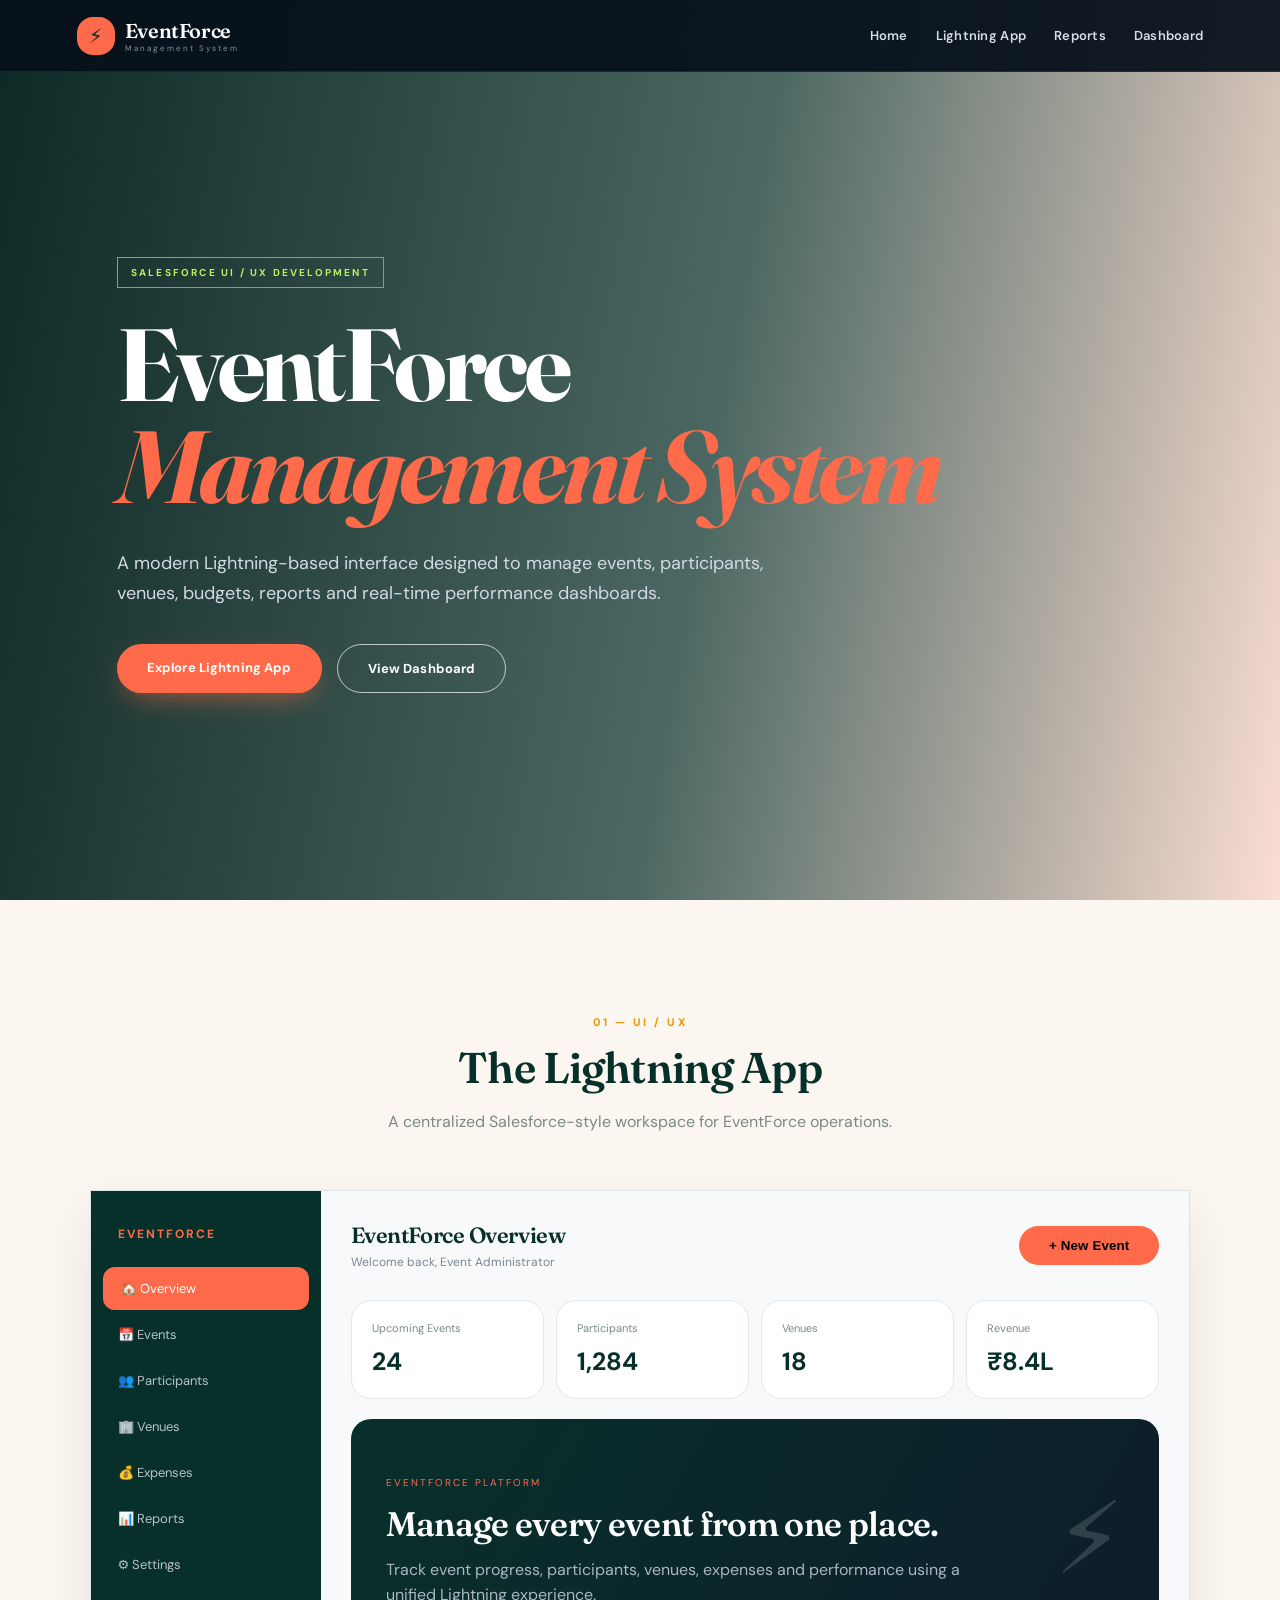
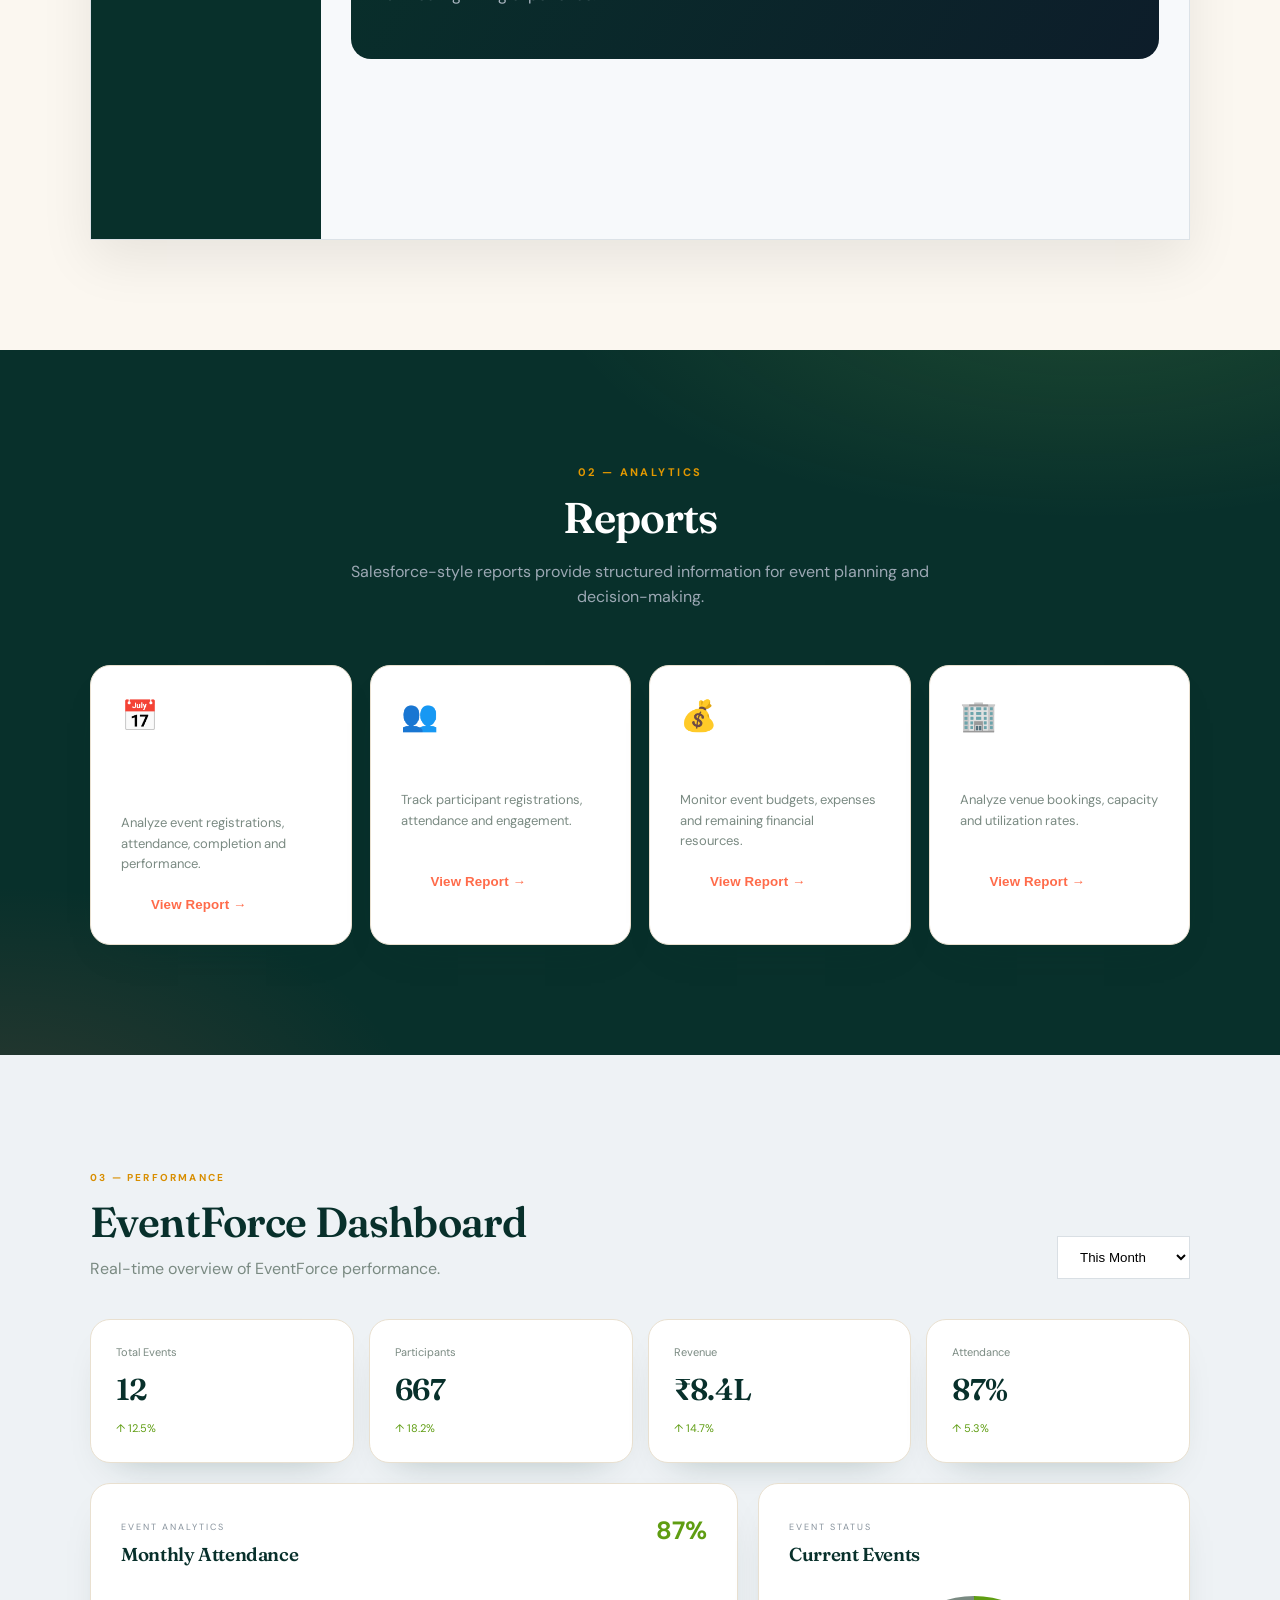
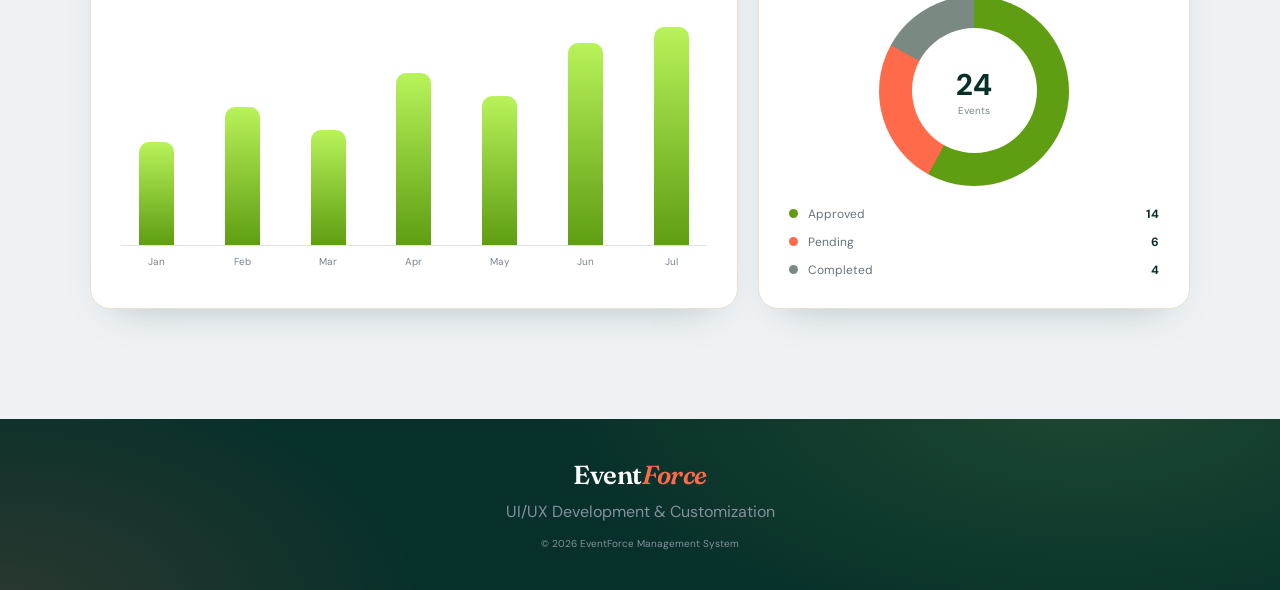
<file: EventForce Management System 1/UIUX Development & Customization/index.html>
<!DOCTYPE html>
<html lang="en">
<head>
    <meta charset="UTF-8">
    <meta name="viewport" content="width=device-width, initial-scale=1.0">
    <title>EventForce Management System | UI/UX & Salesforce</title>

    <link rel="preconnect" href="https://fonts.googleapis.com"><link rel="preconnect" href="https://fonts.gstatic.com" crossorigin><link href="https://fonts.googleapis.com/css2?family=DM+Sans:wght@400;500;600;700&family=Fraunces:ital,opsz,wght@0,9..144,500;0,9..144,600;0,9..144,700;1,9..144,600&display=swap" rel="stylesheet"><link rel="stylesheet" href="style.css">
</head>

<body>

<!-- ================= NAVBAR ================= -->

<header class="navbar">

    <div class="brand">
        <div class="brand-icon">⚡</div>

        <div>
            <h2>EventForce</h2>
            <span>Management System</span>
        </div>
    </div>

    <nav id="navMenu">
        <a href="#home">Home</a>
        <a href="#lightning">Lightning App</a>
        <a href="#reports">Reports</a>
        <a href="#dashboard">Dashboard</a>
    </nav>

    <button class="menu-btn" onclick="toggleMenu()">☰</button>

</header>


<!-- ================= HERO ================= -->

<section id="home" class="hero">

    <div class="hero-overlay"></div>

    <div class="hero-content">

        <div class="hero-badge">
            SALESFORCE UI / UX DEVELOPMENT
        </div>

        <h1>
            EventForce<br>
            <span>Management System</span>
        </h1>

        <p>
            A modern Lightning-based interface designed to
            manage events, participants, venues, budgets,
            reports and real-time performance dashboards.
        </p>

        <div class="hero-buttons">

            <a href="#lightning" class="btn primary">
                Explore Lightning App
            </a>

            <a href="#dashboard" class="btn outline">
                View Dashboard
            </a>

        </div>

    </div>

</section>


<!-- ================= LIGHTNING APP ================= -->

<section id="lightning" class="section">

    <div class="section-header">

        <span>01 — UI / UX</span>

        <h2>The Lightning App</h2>

        <p>
            A centralized Salesforce-style workspace for
            EventForce operations.
        </p>

    </div>


    <div class="lightning-layout">

        <!-- Sidebar -->

        <aside class="sidebar">

            <div class="side-title">
                EVENTFORCE
            </div>

            <a class="active" onclick="showPage('overview')">
                🏠 Overview
            </a>

            <a onclick="showPage('events')">
                📅 Events
            </a>

            <a onclick="showPage('participants')">
                👥 Participants
            </a>

            <a onclick="showPage('venues')">
                🏢 Venues
            </a>

            <a onclick="showPage('expenses')">
                💰 Expenses
            </a>

            <a onclick="showPage('reportsPage')">
                📊 Reports
            </a>

            <a onclick="showPage('settings')">
                ⚙ Settings
            </a>

        </aside>


        <!-- Main Application -->

        <main class="app-content">

            <div class="app-top">

                <div>
                    <h3 id="pageTitle">
                        EventForce Overview
                    </h3>

                    <p>
                        Welcome back, Event Administrator
                    </p>
                </div>

                <button class="create-btn"
                    onclick="createEvent()">
                    + New Event
                </button>

            </div>


            <!-- Overview -->

            <div id="overview" class="app-page active-page">

                <div class="mini-stats">

                    <div>
                        <span>Upcoming Events</span>
                        <strong>24</strong>
                    </div>

                    <div>
                        <span>Participants</span>
                        <strong>1,284</strong>
                    </div>

                    <div>
                        <span>Venues</span>
                        <strong>18</strong>
                    </div>

                    <div>
                        <span>Revenue</span>
                        <strong>₹8.4L</strong>
                    </div>

                </div>


                <div class="welcome-card">

                    <div>
                        <span>EVENTFORCE PLATFORM</span>

                        <h2>
                            Manage every event
                            from one place.
                        </h2>

                        <p>
                            Track event progress, participants,
                            venues, expenses and performance
                            using a unified Lightning experience.
                        </p>
                    </div>

                    <div class="welcome-icon">
                        ⚡
                    </div>

                </div>

            </div>


            <!-- Events -->

            <div id="events" class="app-page">

                <h2>Upcoming Events</h2>

                <div class="event-table">

                    <div class="table-head">
                        <span>Event</span>
                        <span>Date</span>
                        <span>Venue</span>
                        <span>Status</span>
                    </div>

                    <div class="table-row">
                        <span>Tech Summit 2026</span>
                        <span>Oct 12</span>
                        <span>Convention Hall</span>
                        <b class="approved">Approved</b>
                    </div>

                    <div class="table-row">
                        <span>Startup Expo</span>
                        <span>Oct 20</span>
                        <span>City Arena</span>
                        <b class="pending">Pending</b>
                    </div>

                    <div class="table-row">
                        <span>Developer Conference</span>
                        <span>Nov 04</span>
                        <span>Grand Hall</span>
                        <b class="approved">Approved</b>
                    </div>

                </div>

            </div>


            <!-- Participants -->

            <div id="participants" class="app-page">

                <h2>Participant Management</h2>

                <div class="participant-grid">

                    <div class="participant-card">
                        <strong>1,284</strong>
                        <span>Total Participants</span>
                    </div>

                    <div class="participant-card">
                        <strong>936</strong>
                        <span>Confirmed</span>
                    </div>

                    <div class="participant-card">
                        <strong>348</strong>
                        <span>Pending</span>
                    </div>

                </div>

            </div>


            <!-- Venues -->

            <div id="venues" class="app-page">

                <h2>Venue Management</h2>

                <div class="venue-list">

                    <div>
                        <b>Convention Hall</b>
                        <span>Capacity: 2,000</span>
                        <em>Available</em>
                    </div>

                    <div>
                        <b>City Arena</b>
                        <span>Capacity: 1,500</span>
                        <em>Booked</em>
                    </div>

                    <div>
                        <b>Grand Hall</b>
                        <span>Capacity: 800</span>
                        <em>Available</em>
                    </div>

                </div>

            </div>


            <!-- Expenses -->

            <div id="expenses" class="app-page">

                <h2>Expense Management</h2>

                <div class="expense-card">

                    <div>
                        <span>Total Budget</span>
                        <strong>₹12,00,000</strong>
                    </div>

                    <div>
                        <span>Spent</span>
                        <strong>₹7,45,000</strong>
                    </div>

                    <div>
                        <span>Remaining</span>
                        <strong>₹4,55,000</strong>
                    </div>

                </div>

            </div>


            <!-- Reports -->

            <div id="reportsPage" class="app-page">

                <h2>Reports</h2>

                <p class="page-description">
                    Generate and view EventForce operational reports.
                </p>

                <button class="report-btn">
                    📄 Generate Event Report
                </button>

                <button class="report-btn">
                    📊 Participant Report
                </button>

            </div>


            <!-- Settings -->

            <div id="settings" class="app-page">

                <h2>Application Settings</h2>

                <div class="settings-box">

                    <label>
                        Email Notifications
                        <input type="checkbox" checked>
                    </label>

                    <label>
                        Event Approval Alerts
                        <input type="checkbox" checked>
                    </label>

                    <label>
                        Daily Dashboard Summary
                        <input type="checkbox">
                    </label>

                </div>

            </div>

        </main>

    </div>

</section>


<!-- ================= REPORTS ================= -->

<section id="reports" class="section dark-section">

    <div class="section-header light">

        <span>02 — ANALYTICS</span>

        <h2>Reports</h2>

        <p>
            Salesforce-style reports provide structured
            information for event planning and decision-making.
        </p>

    </div>


    <div class="reports-grid">

        <div class="report-card">

            <div class="report-icon">📅</div>

            <h3>Event Performance Report</h3>

            <p>
                Analyze event registrations, attendance,
                completion and performance.
            </p>

            <button onclick="generateReport('Event Performance')">
                View Report →
            </button>

        </div>


        <div class="report-card">

            <div class="report-icon">👥</div>

            <h3>Participant Report</h3>

            <p>
                Track participant registrations,
                attendance and engagement.
            </p>

            <button onclick="generateReport('Participant')">
                View Report →
            </button>

        </div>


        <div class="report-card">

            <div class="report-icon">💰</div>

            <h3>Financial Report</h3>

            <p>
                Monitor event budgets, expenses and
                remaining financial resources.
            </p>

            <button onclick="generateReport('Financial')">
                View Report →
            </button>

        </div>


        <div class="report-card">

            <div class="report-icon">🏢</div>

            <h3>Venue Utilization</h3>

            <p>
                Analyze venue bookings, capacity and
                utilization rates.
            </p>

            <button onclick="generateReport('Venue')">
                View Report →
            </button>

        </div>

    </div>

</section>


<!-- ================= DASHBOARD ================= -->

<section id="dashboard" class="dashboard-section">

    <div class="dashboard-heading">

        <div>
            <span>03 — PERFORMANCE</span>

            <h2>EventForce Dashboard</h2>

            <p>
                Real-time overview of EventForce performance.
            </p>
        </div>

        <select id="dashboardFilter"
                onchange="updateDashboard()">

            <option value="month">
                This Month
            </option>

            <option value="quarter">
                This Quarter
            </option>

            <option value="year">
                This Year
            </option>

        </select>

    </div>


    <!-- KPI CARDS -->

    <div class="kpi-grid">

        <div class="kpi">

            <span>Total Events</span>

            <strong id="eventCount">
                24
            </strong>

            <small class="positive">
                ↑ 12.5%
            </small>

        </div>


        <div class="kpi">

            <span>Participants</span>

            <strong id="participantCount">
                1,284
            </strong>

            <small class="positive">
                ↑ 18.2%
            </small>

        </div>


        <div class="kpi">

            <span>Revenue</span>

            <strong>
                ₹8.4L
            </strong>

            <small class="positive">
                ↑ 14.7%
            </small>

        </div>


        <div class="kpi">

            <span>Attendance</span>

            <strong>
                87%
            </strong>

            <small class="positive">
                ↑ 5.3%
            </small>

        </div>

    </div>


    <!-- CHART AREA -->

    <div class="dashboard-grid">


        <!-- Attendance Chart -->

        <div class="chart-card">

            <div class="chart-header">

                <div>
                    <span>EVENT ANALYTICS</span>
                    <h3>Monthly Attendance</h3>
                </div>

                <b>87%</b>

            </div>

            <div class="chart">

                <div class="bar"
                    style="height:45%">
                    <span>Jan</span>
                </div>

                <div class="bar"
                    style="height:60%">
                    <span>Feb</span>
                </div>

                <div class="bar"
                    style="height:50%">
                    <span>Mar</span>
                </div>

                <div class="bar"
                    style="height:75%">
                    <span>Apr</span>
                </div>

                <div class="bar"
                    style="height:65%">
                    <span>May</span>
                </div>

                <div class="bar"
                    style="height:88%">
                    <span>Jun</span>
                </div>

                <div class="bar"
                    style="height:95%">
                    <span>Jul</span>
                </div>

            </div>

        </div>


        <!-- Event Status -->

        <div class="chart-card">

            <div class="chart-header">

                <div>
                    <span>EVENT STATUS</span>
                    <h3>Current Events</h3>
                </div>

            </div>

            <div class="donut">

                <div class="donut-inner">
                    24
                    <small>Events</small>
                </div>

            </div>

            <div class="legend">

                <div>
                    <i class="approved-dot"></i>
                    Approved
                    <b>14</b>
                </div>

                <div>
                    <i class="pending-dot"></i>
                    Pending
                    <b>6</b>
                </div>

                <div>
                    <i class="completed-dot"></i>
                    Completed
                    <b>4</b>
                </div>

            </div>

        </div>

    </div>

</section>


<!-- ================= FOOTER ================= -->

<footer>

    <div class="footer-logo">
        Event<span>Force</span>
    </div>

    <p>
        UI/UX Development & Customization
    </p>

    <small>
        © 2026 EventForce Management System
    </small>

</footer>


<script src="script.js"></script>

</body>
</html>
</file>
<file: EventForce Management System 1/Backend Development & Configurations/style.css>
* {
    margin: 0;
    padding: 0;
    box-sizing: border-box;
}

html {
    scroll-behavior: smooth;
}

body {
    font-family: "DM Sans", system-ui, sans-serif;
    background: #fbf7f0;
    color: #08302b;
}


/* ================= NAVBAR ================= */

.navbar {
    position: fixed;
    top: 0;
    left: 0;

    width: 100%;
    height: 75px;

    padding: 0 6%;

    display: flex;
    align-items: center;

    background: rgba(4,32,28,0.94);

    backdrop-filter: blur(12px);

    z-index: 1000;

    border-bottom: 1px solid rgba(255,255,255,0.08);
}

.logo {
    color: white;
    font-size: 27px;
    font-weight: 800;
}

.logo span {
    color: #ff6b4a;
}

.logo-subtitle {
    font-size: 9px;
    letter-spacing: 2px;
    color: #9aa7b4;
    margin-left: 15px;
}

.navbar nav {
    margin-left: auto;

    display: flex;
    gap: 28px;
}

.navbar nav a {
    text-decoration: none;
    color: #dbe2e8;

    font-size: 13px;
    font-weight: 600;

    transition: 0.3s;
}

.navbar nav a:hover {
    color: #ff6b4a;
}

.menu-button {
    display: none;

    border: none;
    background: transparent;

    color: white;

    font-size: 25px;

    cursor: pointer;
}


/* ================= HERO ================= */

.hero {

    min-height: 100vh;

    position: relative;

    display: flex;
    align-items: center;

    background-image:
        url("https://images.unsplash.com/photo-1492684223066-81342ee5ff30?auto=format&fit=crop&w=2200&q=85");

    background-size: cover;
    background-position: center;
}

.hero-overlay {

    position: absolute;

    inset: 0;

    background:
        linear-gradient(
            90deg,
            rgba(4,32,28,0.97),
            rgba(4,32,28,0.75),
            rgba(4,32,28,0.30)
        );
}

.hero-content {

    position: relative;
    z-index: 2;

    width: 100%;
    max-width: 1250px;

    margin: auto;

    padding: 140px 6% 80px;

    color: white;
}

.badge {

    display: inline-block;

    padding: 8px 13px;

    border: 1px solid #ff6b4a;

    color: #ff6b4a;

    font-size: 10px;

    letter-spacing: 2px;

    margin-bottom: 25px;
}

.hero h1 {

    font-size: clamp(55px, 8vw, 105px);

    line-height: 0.9;

    letter-spacing: -5px;

    max-width: 800px;

    margin-bottom: 30px;
}

.hero h1 span {

    display: block;

    color: #ff6b4a;
}

.hero p {

    max-width: 650px;

    color: #d6dde5;

    font-size: 18px;

    line-height: 1.7;
}

.hero-buttons {

    display: flex;

    gap: 15px;

    margin-top: 35px;
}

.btn {

    padding: 15px 25px;

    text-decoration: none;

    font-size: 13px;

    font-weight: bold;

    transition: 0.3s;

    border-radius: 3px;
}

.primary {

    background: #ff6b4a;

    color: #10241f;
}

.primary:hover {

    background: white;

    transform: translateY(-3px);
}

.secondary {

    border: 1px solid white;

    color: white;
}

.secondary:hover {

    background: white;

    color: #10241f;
}


/* ================= SECTION ================= */

.section {

    padding: 110px 7%;
}

.section-heading {

    max-width: 1100px;

    margin: 0 auto 60px;

    display: flex;

    gap: 20px;

    align-items: flex-start;
}

.section-number {

    color: #ff6b4a;

    font-size: 14px;

    font-weight: bold;

    letter-spacing: 2px;
}

.section-heading p {

    color: #d6401f;

    font-size: 11px;

    letter-spacing: 3px;

    font-weight: bold;

    margin-bottom: 10px;
}

.section-heading h2 {

    font-size: 43px;

    letter-spacing: -1px;
}

.section-heading.light h2 {

    color: white;
}


/* ================= ACCOUNT ================= */

.account-layout {

    max-width: 1100px;

    margin: auto;

    display: grid;

    grid-template-columns: 1fr 1fr;

    gap: 60px;

    align-items: center;
}

.account-card {

    background: #08302b;

    color: white;

    padding: 45px;

    border-radius: 7px;

    box-shadow: 0 20px 50px rgba(0,0,0,0.12);
}

.salesforce-icon {

    width: 65px;

    height: 65px;

    display: flex;

    align-items: center;

    justify-content: center;

    border-radius: 50%;

    background: #1b96ff;

    font-size: 35px;

    margin-bottom: 25px;
}

.account-card h3 {

    font-size: 25px;

    margin-bottom: 15px;
}

.account-card p {

    color: #aeb9c5;

    line-height: 1.7;
}

.status {

    margin-top: 30px;

    color: #7f8d9a;

    font-size: 10px;

    letter-spacing: 2px;
}

.status span {

    display: inline-block;

    width: 8px;

    height: 8px;

    background: #35d07f;

    border-radius: 50%;

    margin-right: 8px;
}

.feature-list {

    display: flex;

    flex-direction: column;

    gap: 20px;
}

.feature {

    display: flex;

    gap: 20px;

    padding: 20px;

    background: white;

    border: 1px solid #e2e6ea;
}

.feature strong {

    color: #ff6b4a;

    font-size: 20px;
}

.feature h3 {

    margin-bottom: 7px;

    font-size: 17px;
}

.feature p {

    color: #74808c;

    font-size: 14px;

    line-height: 1.5;
}


/* ================= DARK SECTION ================= */

.dark {

    background: #08302b;

    color: white;
}


/* ================= ARCHITECTURE ================= */

.architecture {

    max-width: 1100px;

    margin: auto;

    display: grid;

    grid-template-columns: repeat(2, 1fr);

    gap: 20px;
}

.object-card {

    background: #08302b;

    padding: 30px;

    border: 1px solid #243545;

    transition: 0.3s;
}

.object-card:hover {

    border-color: #ff6b4a;

    transform: translateY(-5px);
}

.main-object {

    grid-column: span 2;

    background:
        linear-gradient(
            135deg,
            #172c3e,
            #08302b
        );
}

.object-icon {

    font-size: 30px;

    margin-bottom: 15px;
}

.object-card h3 {

    color: #ff6b4a;

    margin-bottom: 8px;
}

.object-card p {

    color: #7a8a82;

    font-size: 13px;

    margin-bottom: 20px;
}

.object-fields {

    display: flex;

    flex-wrap: wrap;

    gap: 8px;
}

.object-fields span {

    padding: 7px 10px;

    background: #08302b;

    color: #c7d0d9;

    font-size: 11px;
}

.relationship {

    display: none;
}


/* ================= TIMELINE ================= */

.timeline {

    max-width: 900px;

    margin: auto;

    position: relative;
}

.timeline::before {

    content: "";

    position: absolute;

    top: 0;

    bottom: 0;

    left: 25px;

    width: 2px;

    background: #e9e0d0;
}

.timeline-item {

    position: relative;

    display: flex;

    gap: 30px;

    margin-bottom: 35px;
}

.timeline-number {

    min-width: 52px;

    height: 52px;

    border-radius: 50%;

    background: #08302b;

    border: 4px solid #fbf7f0;

    color: #ff6b4a;

    display: flex;

    align-items: center;

    justify-content: center;

    font-weight: bold;

    z-index: 2;
}

.timeline-item h3 {

    margin: 8px 0 8px;
}

.timeline-item p {

    color: #6c7782;

    line-height: 1.6;

    font-size: 14px;
}


/* ================= CONFIGURATION ================= */

.configuration-grid {

    max-width: 1100px;

    margin: auto;

    display: grid;

    grid-template-columns: repeat(3, 1fr);

    gap: 20px;
}

.config-card {

    padding: 30px;

    background: #08302b;

    border: 1px solid #253647;

    transition: 0.3s;
}

.config-card:hover {

    transform: translateY(-7px);

    border-color: #ff6b4a;
}

.config-icon {

    font-size: 30px;

    margin-bottom: 20px;
}

.config-card h3 {

    color: white;

    margin-bottom: 12px;
}

.config-card p {

    color: #8f9dab;

    font-size: 13px;

    line-height: 1.6;

    margin-bottom: 20px;
}

.config-card ul {

    list-style: none;
}

.config-card li {

    color: #cbd3db;

    font-size: 12px;

    padding: 8px 0;

    border-top: 1px solid #263746;
}

.config-card li::before {

    content: "✓";

    color: #ff6b4a;

    margin-right: 8px;
}


/* ================= APEX ================= */

.apex-section {

    background: #f3f5f7;
}

.apex-layout {

    max-width: 1100px;

    margin: auto;

    display: grid;

    grid-template-columns: 1.5fr 1fr;

    gap: 30px;
}

.code-window {

    background: #08302b;

    border-radius: 7px;

    overflow: hidden;

    box-shadow: 0 20px 50px rgba(0,0,0,0.15);
}

.code-header {

    height: 45px;

    background: #1c2731;

    display: flex;

    align-items: center;

    gap: 15px;

    padding: 0 15px;

    color: #7a8a82;

    font-size: 12px;
}

.dots {

    display: flex;

    gap: 5px;
}

.dots span {

    width: 9px;

    height: 9px;

    border-radius: 50%;

    background: #65717c;
}

pre {

    padding: 25px;

    overflow-x: auto;

    color: #dce6ee;

    line-height: 1.7;

    font-size: 12px;
}

.apex-info {

    display: flex;

    flex-direction: column;

    gap: 15px;
}

.async-card {

    background: white;

    padding: 25px;

    border-left: 4px solid #ff6b4a;

    box-shadow: 0 5px 20px rgba(0,0,0,0.05);
}

.async-number {

    color: #ff6b4a;

    font-weight: bold;

    font-size: 12px;
}

.async-card h3 {

    margin: 10px 0;
}

.async-card p {

    color: #6e7984;

    line-height: 1.6;

    font-size: 13px;
}

.async-tag {

    display: inline-block;

    margin-top: 15px;

    background: #f0f2f4;

    padding: 6px 8px;

    font-size: 9px;

    letter-spacing: 1px;

    font-weight: bold;
}


/* ================= SYSTEM FLOW ================= */

.system-flow {

    padding: 90px 7%;

    background:

        linear-gradient(
            rgba(4,32,28,0.94),
            rgba(4,32,28,0.94)
        ),

        url("https://images.unsplash.com/photo-1540575467063-178a50c2df87?auto=format&fit=crop&w=1800&q=80");

    background-size: cover;

    background-position: center;

    color: white;
}

.flow-title {

    text-align: center;

    margin-bottom: 50px;
}

.flow-title p {

    color: #ff6b4a;

    font-size: 11px;

    letter-spacing: 3px;

    margin-bottom: 10px;
}

.flow-title h2 {

    font-size: 38px;
}

.flow {

    max-width: 1200px;

    margin: auto;

    display: flex;

    align-items: center;

    justify-content: center;

    flex-wrap: wrap;

    gap: 12px;
}

.flow-box {

    padding: 18px 22px;

    background: #172431;

    border: 1px solid #334454;

    color: #dce4eb;

    font-size: 13px;

    font-weight: bold;

    transition: 0.3s;
}

.flow-box:hover {

    border-color: #ff6b4a;

    color: #ff6b4a;

    transform: translateY(-3px);
}

.flow-box.final {

    background: #ff6b4a;

    color: #08302b;

    border-color: #ff6b4a;
}

.arrow {

    color: #ff6b4a;

    font-size: 20px;

    font-weight: bold;
}


/* ================= FOOTER ================= */

footer {

    background: #070c11;

    color: #7a8a82;

    text-align: center;

    padding: 40px 20px;
}

.footer-logo {

    font-size: 27px;

    color: white;

    font-weight: bold;

    margin-bottom: 10px;
}

.footer-logo span {

    color: #ff6b4a;
}

footer p {

    font-size: 13px;
}

.copyright {

    margin-top: 15px;

    font-size: 11px;
}


/* ================= RESPONSIVE ================= */

@media(max-width: 1000px) {

    .navbar nav {

        gap: 15px;
    }

    .configuration-grid {

        grid-template-columns: repeat(2, 1fr);
    }

    .account-layout,
    .apex-layout {

        grid-template-columns: 1fr;
    }

}

@media(max-width: 750px) {

    .navbar nav {

        display: none;

        position: absolute;

        top: 75px;

        left: 0;

        width: 100%;

        padding: 25px;

        background: #08302b;

        flex-direction: column;

        text-align: center;
    }

    .navbar nav.active {

        display: flex;
    }

    .menu-button {

        display: block;
    }

    .logo-subtitle {

        display: none;
    }

    .hero h1 {

        font-size: 58px;
    }

    .architecture {

        grid-template-columns: 1fr;
    }

    .main-object {

        grid-column: span 1;
    }

    .configuration-grid {

        grid-template-columns: 1fr;
    }

    .flow {

        flex-direction: column;
    }

    .arrow {

        transform: rotate(90deg);
    }

    .section-heading h2 {

        font-size: 32px;
    }

}

@media(max-width: 500px) {

    .hero-content {

        padding-left: 25px;

        padding-right: 25px;
    }

    .hero h1 {

        font-size: 45px;

        letter-spacing: -3px;
    }

    .hero-buttons {

        flex-direction: column;
    }

    .btn {

        text-align: center;
    }

    .account-card {

        padding: 30px;
    }

}
/* =====================================================
   VERDANT THEME  — deep teal · cream · coral · lime
   Fonts: Fraunces (display) + DM Sans (body)
   ===================================================== */
:root{
  --ink:#08302b; --ink-2:#0d4a42; --cream:#fbf7f0; --sand:#e9e0d0;
  --coral:#ff6b4a; --coral-deep:#e5502f; --lime:#b8f35a; --muted:#7a8a82;
}
body{font-family:"DM Sans",system-ui,sans-serif;background:var(--cream);color:var(--ink);-webkit-font-smoothing:antialiased}
h1,h2,h3,.logo,.brand h2,.footer-logo,.section-title h2,.section-header h2,.dashboard h2,.dashboard-heading h2,.welcome-card h2,.stat strong,.kpi strong,.step-content h3{
  font-family:"Fraunces",Georgia,serif!important;font-optical-sizing:auto;font-weight:600;letter-spacing:-.02em
}
.hero h1{letter-spacing:-.035em;line-height:1;font-weight:700}
.hero h1 span,.logo span,.footer-logo span{font-style:italic;color:var(--coral)}
.small-title,.hero-badge,.section-title p,.section-header span,.dashboard-heading span{
  font-family:"DM Sans",sans-serif;text-transform:uppercase;letter-spacing:.22em!important;font-weight:700
}
.small-title,.hero-badge{color:var(--lime)!important}
.section-title span{height:3px;width:48px;border-radius:99px;background:linear-gradient(90deg,var(--coral),var(--lime))!important}

/* nav */
header,.navbar{backdrop-filter:blur(16px)}
.nav-links a,.navbar nav a{letter-spacing:.02em;position:relative}
.nav-links a:hover,.navbar nav a:hover{color:var(--lime)!important}

/* buttons -> pills */
.btn,.create-btn,.report-btn,.report-card button{border-radius:999px!important;font-weight:700;letter-spacing:.01em;padding-left:30px;padding-right:30px}
.primary{background:var(--coral)!important;color:#fff!important;box-shadow:0 10px 30px -10px rgba(255,107,74,.7)}
.primary:hover{background:var(--lime)!important;color:var(--ink)!important}
.secondary,.outline{border-color:rgba(255,255,255,.7)!important;border-radius:999px!important}
.secondary:hover,.outline:hover{background:var(--lime)!important;border-color:var(--lime)!important;color:var(--ink)!important}

/* cards: softer, rounder, warm borders */
.info-card,.stakeholder-card,.scope-item,.report-card,.chart-card,.kpi,.participant-card,.expense-card,
.settings-box,.welcome-card,.mini-stats>div,.event-table,.venue-list>div,.stat,.step-content{
  border-radius:20px!important
}
.info-card,.stakeholder-card,.report-card,.chart-card,.kpi,.participant-card,.expense-card,.settings-box{
  background:#fff;border:1px solid var(--sand);box-shadow:0 18px 40px -26px rgba(8,48,43,.35)
}
.info-card:hover,.report-card:hover,.stakeholder-card:hover,.scope-item:hover{transform:translateY(-6px);border-color:var(--coral)}
.icon,.stake-icon,.report-icon,.brand-icon,.welcome-icon{border-radius:16px!important}
.number,.step-circle{background:var(--coral)!important;color:#fff!important;border-radius:50%!important}
.tag,.approved,.pending{border-radius:999px!important}
.approved{background:rgba(184,243,90,.25)!important;color:#3f7a05!important}
.pending{background:rgba(255,107,74,.15)!important;color:var(--coral-deep)!important}

/* dark sections get a teal gradient + subtle grain-like glow */
.dark-section,.roadmap-section,.dashboard,footer{
  background-image:radial-gradient(900px 400px at 85% -10%,rgba(184,243,90,.12),transparent 60%),radial-gradient(700px 400px at 0% 110%,rgba(255,107,74,.14),transparent 60%);
  background-color:var(--ink)
}
.hero-overlay{background:linear-gradient(100deg,rgba(4,32,28,.96) 0%,rgba(8,48,43,.72) 55%,rgba(255,107,74,.18) 100%)!important}

/* app mock (UI/UX phase) */
.sidebar a.active{background:var(--coral)!important;color:#fff!important;border-radius:12px}
.bar{background:linear-gradient(180deg,var(--lime),#5f9d12)!important;border-radius:10px 10px 0 0}
.positive{color:#5f9d12!important}
::selection{background:var(--coral);color:#fff}
::-webkit-scrollbar{width:10px}::-webkit-scrollbar-thumb{background:var(--ink-2);border-radius:99px}::-webkit-scrollbar-track{background:var(--cream)}
</file>
<file: EventForce Management System 1/Data Migration, Testing & Security/style.css>
* {
    margin: 0;
    padding: 0;
    box-sizing: border-box;
}

html {
    scroll-behavior: smooth;
}

body {
    font-family: "DM Sans", system-ui, sans-serif;
    background: #fbf7f0;
    color: #08302b;
}


/* ================= NAVBAR ================= */

.navbar {
    position: fixed;

    top: 0;
    left: 0;

    width: 100%;
    height: 74px;

    padding: 0 6%;

    display: flex;
    align-items: center;

    background: rgba(4,32,28,0.95);

    backdrop-filter: blur(12px);

    z-index: 1000;

    border-bottom: 1px solid rgba(255,255,255,0.08);
}

.brand {
    display: flex;
    align-items: center;

    gap: 10px;
}

.brand-icon {
    width: 38px;
    height: 38px;

    background: #ff6b4a;

    color: #08302b;

    border-radius: 6px;

    display: flex;
    align-items: center;
    justify-content: center;

    font-size: 20px;
}

.brand h2 {
    color: white;

    font-size: 20px;
}

.brand span {
    display: block;

    color: #87939f;

    font-size: 8px;

    letter-spacing: 2px;
}

.navbar nav {
    margin-left: auto;

    display: flex;

    gap: 28px;
}

.navbar nav a {
    text-decoration: none;

    color: #e9e0d0;

    font-size: 13px;

    font-weight: 600;

    transition: 0.3s;
}

.navbar nav a:hover {
    color: #ff6b4a;
}

.menu-btn {
    display: none;

    margin-left: auto;

    background: none;

    border: none;

    color: white;

    font-size: 25px;

    cursor: pointer;
}


/* ================= HERO ================= */

.hero {

    min-height: 100vh;

    position: relative;

    display: flex;

    align-items: center;

    background-image:
        url("https://images.unsplash.com/photo-1492684223066-81342ee5ff30?auto=format&fit=crop&w=2200&q=85");

    background-size: cover;

    background-position: center;
}

.hero-overlay {

    position: absolute;

    inset: 0;

    background:
        linear-gradient(
            90deg,
            rgba(4,32,28,0.97),
            rgba(4,32,28,0.75),
            rgba(4,32,28,0.25)
        );
}

.hero-content {

    position: relative;

    z-index: 2;

    max-width: 1200px;

    width: 100%;

    margin: auto;

    padding: 140px 6% 80px;

    color: white;
}

.badge {

    display: inline-block;

    padding: 8px 13px;

    border: 1px solid #ff6b4a;

    color: #ff6b4a;

    font-size: 10px;

    letter-spacing: 2px;

    margin-bottom: 25px;
}

.hero h1 {

    font-size: clamp(60px, 8vw, 110px);

    line-height: 0.88;

    letter-spacing: -5px;

    margin-bottom: 30px;
}

.hero h1 span {

    display: block;

    color: #ff6b4a;
}

.hero p {

    max-width: 650px;

    color: #e9e0d0;

    font-size: 18px;

    line-height: 1.7;
}

.hero-buttons {

    margin-top: 35px;

    display: flex;

    gap: 15px;
}

.btn {

    padding: 15px 25px;

    text-decoration: none;

    font-size: 13px;

    font-weight: bold;

    border-radius: 3px;

    transition: 0.3s;
}

.primary {

    background: #ff6b4a;

    color: #08302b;
}

.primary:hover {

    background: white;

    transform: translateY(-3px);
}

.outline {

    border: 1px solid white;

    color: white;
}

.outline:hover {

    background: white;

    color: #08302b;
}


/* ================= SECTIONS ================= */

.section {

    padding: 110px 7%;
}

.section-heading {

    max-width: 1100px;

    margin: 0 auto 55px;

    display: flex;

    gap: 20px;
}

.section-heading .number {

    color: #e69a00;

    font-size: 13px;

    font-weight: bold;

    letter-spacing: 2px;
}

.section-heading span {

    color: #dd9200;

    font-size: 10px;

    letter-spacing: 3px;

    font-weight: bold;
}

.section-heading h2 {

    font-size: 43px;

    margin: 10px 0;
}

.section-heading p {

    max-width: 650px;

    color: #7a8a82;

    line-height: 1.6;
}

.section-heading.light h2 {

    color: white;
}

.section-heading.light p {

    color: #7a8a82;
}


/* ================= MIGRATION ================= */

.migration-grid {

    max-width: 1100px;

    margin: auto;

    display: grid;

    grid-template-columns: repeat(4, 1fr);

    gap: 18px;
}

.migration-card {

    background: white;

    padding: 30px;

    border: 1px solid #e9e0d0;

    position: relative;

    transition: 0.3s;
}

.migration-card:hover {

    transform: translateY(-8px);

    border-color: #ff6b4a;

    box-shadow: 0 15px 35px rgba(0,0,0,0.08);
}

.migration-icon {

    font-size: 32px;

    margin-bottom: 20px;
}

.migration-card h3 {

    margin-bottom: 12px;
}

.migration-card p {

    color: #7a8a82;

    line-height: 1.6;

    font-size: 13px;

    min-height: 90px;
}

.step {

    margin-top: 20px;

    font-size: 9px;

    letter-spacing: 2px;

    color: #d48c00;

    font-weight: bold;
}


/* Migration progress */

.progress-container {

    max-width: 1100px;

    margin: 35px auto 0;

    padding: 30px;

    background: #101c28;

    color: white;
}

.progress-header {

    display: flex;

    align-items: center;

    justify-content: space-between;

    margin-bottom: 20px;
}

.progress-header span {

    color: #ff6b4a;

    font-size: 9px;

    letter-spacing: 2px;
}

.progress-header h3 {

    margin-top: 7px;
}

.progress-header strong {

    font-size: 35px;

    color: #ff6b4a;
}

.progress-bar {

    height: 10px;

    background: #263847;

    overflow: hidden;
}

.progress {

    height: 100%;

    background: #ff6b4a;

    transition: width 1.5s ease;
}

.progress-container > p {

    color: #7a8a82;

    font-size: 11px;

    margin-top: 12px;
}


/* ================= TESTING ================= */

.dark {

    background: #08302b;

    color: white;
}

.testing-grid {

    max-width: 1100px;

    margin: auto;

    display: grid;

    grid-template-columns: repeat(4, 1fr);

    gap: 18px;
}

.test-card {

    padding: 28px;

    background: #08302b;

    border: 1px solid #263a4b;

    transition: 0.3s;
}

.test-card:hover {

    transform: translateY(-6px);

    border-color: #ff6b4a;
}

.test-top {

    display: flex;

    align-items: center;

    justify-content: space-between;

    margin-bottom: 20px;
}

.test-icon {

    font-size: 25px;
}

.passed {

    font-size: 9px;

    color: #b8f35a;

    letter-spacing: 1px;

    font-weight: bold;
}

.test-card h3 {

    margin-bottom: 12px;
}

.test-card p {

    color: #7a8a82;

    font-size: 13px;

    line-height: 1.6;

    min-height: 100px;
}

.test-score {

    color: #ff6b4a;

    font-size: 30px;

    font-weight: bold;

    margin-top: 20px;
}


/* ================= SECURITY ================= */

.security-grid {

    max-width: 1100px;

    margin: auto;

    display: grid;

    grid-template-columns: repeat(5, 1fr);

    gap: 15px;
}

.security-card {

    background: white;

    padding: 28px;

    border: 1px solid #e9e0d0;

    position: relative;

    transition: 0.3s;
}

.security-card:hover {

    transform: translateY(-8px);

    box-shadow: 0 15px 35px rgba(0,0,0,0.08);

    border-color: #ff6b4a;
}

.security-icon {

    font-size: 30px;

    margin-bottom: 20px;
}

.security-number {

    position: absolute;

    right: 15px;

    top: 15px;

    color: #cbd2d8;

    font-size: 11px;

    font-weight: bold;
}

.security-card h3 {

    margin-bottom: 12px;
}

.security-card p {

    color: #7a8a82;

    font-size: 12px;

    line-height: 1.6;

    min-height: 100px;
}

.security-card button {

    border: none;

    background: transparent;

    color: #d58b00;

    font-weight: bold;

    font-size: 11px;

    cursor: pointer;

    padding: 0;
}


/* ================= ACCESS FLOW ================= */

.access-section {

    padding: 100px 7%;

    background:
        linear-gradient(
            rgba(4,32,28,0.94),
            rgba(4,32,28,0.94)
        ),
        url("https://images.unsplash.com/photo-1540575467063-178a50c2df87?auto=format&fit=crop&w=2000&q=85");

    background-size: cover;

    background-position: center;

    color: white;
}

.access-heading {

    max-width: 1100px;

    margin: auto auto 50px;

    text-align: center;
}

.access-heading span {

    color: #ff6b4a;

    font-size: 10px;

    letter-spacing: 3px;
}

.access-heading h2 {

    font-size: 42px;

    margin: 12px 0;
}

.access-heading p {

    color: #92a0ad;

    max-width: 600px;

    margin: auto;

    line-height: 1.6;
}

.access-flow {

    max-width: 1200px;

    margin: auto;

    display: flex;

    align-items: center;

    justify-content: center;

    flex-wrap: wrap;

    gap: 12px;
}

.access-box {

    min-width: 150px;

    padding: 25px 15px;

    text-align: center;

    background: #08302b;

    border: 1px solid #2c4152;

    transition: 0.3s;
}

.access-box:hover {

    border-color: #ff6b4a;

    transform: translateY(-5px);
}

.access-box div {

    font-size: 25px;

    margin-bottom: 10px;
}

.access-box h3 {

    font-size: 14px;

    margin-bottom: 8px;
}

.access-box span {

    color: #7a8a82;

    font-size: 10px;
}

.access-box.final {

    background: #ff6b4a;

    color: #08302b;

    border-color: #ff6b4a;
}

.access-box.final span {

    color: #4e3d09;
}

.arrow {

    color: #ff6b4a;

    font-size: 20px;
}


/* ================= MONITOR ================= */

.monitor-section {

    padding: 90px 7%;

    background: #101b26;

    color: white;
}

.monitor-container {

    max-width: 1100px;

    margin: auto;
}

.monitor-header {

    display: flex;

    align-items: center;

    justify-content: space-between;

    margin-bottom: 35px;
}

.monitor-header span {

    color: #ff6b4a;

    font-size: 9px;

    letter-spacing: 2px;
}

.monitor-header h2 {

    margin-top: 8px;

    font-size: 30px;
}

.secure-status {

    padding: 10px 15px;

    border: 1px solid #b8f35a;

    color: #b8f35a;

    font-size: 10px;

    font-weight: bold;

    letter-spacing: 1px;
}

.secure-status i {

    display: inline-block;

    width: 7px;

    height: 7px;

    background: #b8f35a;

    border-radius: 50%;

    margin-right: 7px;
}

.security-stats {

    display: grid;

    grid-template-columns: repeat(4, 1fr);

    gap: 15px;
}

.security-stats > div {

    padding: 30px;

    background: #162534;

    border: 1px solid #273a4a;
}

.security-stats strong {

    display: block;

    font-size: 35px;

    color: #ff6b4a;

    margin-bottom: 8px;
}

.security-stats span {

    color: #7a8a82;

    font-size: 11px;
}


/* ================= FOOTER ================= */

footer {

    background: #08302b;

    text-align: center;

    color: #7f8b96;

    padding: 40px 20px;
}

.footer-logo {

    color: white;

    font-size: 26px;

    font-weight: bold;

    margin-bottom: 10px;
}

.footer-logo span {

    color: #ff6b4a;
}

footer small {

    display: block;

    margin-top: 15px;

    font-size: 10px;
}


/* ================= RESPONSIVE ================= */

@media(max-width: 1050px) {

    .migration-grid,
    .testing-grid {

        grid-template-columns: repeat(2, 1fr);
    }

    .security-grid {

        grid-template-columns: repeat(2, 1fr);
    }

}

@media(max-width: 800px) {

    .navbar nav {

        display: none;

        position: absolute;

        top: 74px;

        left: 0;

        width: 100%;

        padding: 25px;

        background: #08302b;

        flex-direction: column;

        text-align: center;
    }

    .navbar nav.active {

        display: flex;
    }

    .menu-btn {

        display: block;
    }

    .access-flow {

        flex-direction: column;
    }

    .arrow {

        transform: rotate(90deg);
    }

    .security-stats {

        grid-template-columns: repeat(2, 1fr);
    }

}

@media(max-width: 600px) {

    .hero h1 {

        font-size: 55px;

        letter-spacing: -3px;
    }

    .hero-buttons {

        flex-direction: column;
    }

    .btn {

        text-align: center;
    }

    .migration-grid,
    .testing-grid,
    .security-grid {

        grid-template-columns: 1fr;
    }

    .security-stats {

        grid-template-columns: 1fr;
    }

    .monitor-header {

        align-items: flex-start;

        gap: 20px;

        flex-direction: column;
    }

    .section-heading h2 {

        font-size: 32px;
    }

}
/* =====================================================
   VERDANT THEME  — deep teal · cream · coral · lime
   Fonts: Fraunces (display) + DM Sans (body)
   ===================================================== */
:root{
  --ink:#08302b; --ink-2:#0d4a42; --cream:#fbf7f0; --sand:#e9e0d0;
  --coral:#ff6b4a; --coral-deep:#e5502f; --lime:#b8f35a; --muted:#7a8a82;
}
body{font-family:"DM Sans",system-ui,sans-serif;background:var(--cream);color:var(--ink);-webkit-font-smoothing:antialiased}
h1,h2,h3,.logo,.brand h2,.footer-logo,.section-title h2,.section-header h2,.dashboard h2,.dashboard-heading h2,.welcome-card h2,.stat strong,.kpi strong,.step-content h3{
  font-family:"Fraunces",Georgia,serif!important;font-optical-sizing:auto;font-weight:600;letter-spacing:-.02em
}
.hero h1{letter-spacing:-.035em;line-height:1;font-weight:700}
.hero h1 span,.logo span,.footer-logo span{font-style:italic;color:var(--coral)}
.small-title,.hero-badge,.section-title p,.section-header span,.dashboard-heading span{
  font-family:"DM Sans",sans-serif;text-transform:uppercase;letter-spacing:.22em!important;font-weight:700
}
.small-title,.hero-badge{color:var(--lime)!important}
.section-title span{height:3px;width:48px;border-radius:99px;background:linear-gradient(90deg,var(--coral),var(--lime))!important}

/* nav */
header,.navbar{backdrop-filter:blur(16px)}
.nav-links a,.navbar nav a{letter-spacing:.02em;position:relative}
.nav-links a:hover,.navbar nav a:hover{color:var(--lime)!important}

/* buttons -> pills */
.btn,.create-btn,.report-btn,.report-card button{border-radius:999px!important;font-weight:700;letter-spacing:.01em;padding-left:30px;padding-right:30px}
.primary{background:var(--coral)!important;color:#fff!important;box-shadow:0 10px 30px -10px rgba(255,107,74,.7)}
.primary:hover{background:var(--lime)!important;color:var(--ink)!important}
.secondary,.outline{border-color:rgba(255,255,255,.7)!important;border-radius:999px!important}
.secondary:hover,.outline:hover{background:var(--lime)!important;border-color:var(--lime)!important;color:var(--ink)!important}

/* cards: softer, rounder, warm borders */
.info-card,.stakeholder-card,.scope-item,.report-card,.chart-card,.kpi,.participant-card,.expense-card,
.settings-box,.welcome-card,.mini-stats>div,.event-table,.venue-list>div,.stat,.step-content{
  border-radius:20px!important
}
.info-card,.stakeholder-card,.report-card,.chart-card,.kpi,.participant-card,.expense-card,.settings-box{
  background:#fff;border:1px solid var(--sand);box-shadow:0 18px 40px -26px rgba(8,48,43,.35)
}
.info-card:hover,.report-card:hover,.stakeholder-card:hover,.scope-item:hover{transform:translateY(-6px);border-color:var(--coral)}
.icon,.stake-icon,.report-icon,.brand-icon,.welcome-icon{border-radius:16px!important}
.number,.step-circle{background:var(--coral)!important;color:#fff!important;border-radius:50%!important}
.tag,.approved,.pending{border-radius:999px!important}
.approved{background:rgba(184,243,90,.25)!important;color:#3f7a05!important}
.pending{background:rgba(255,107,74,.15)!important;color:var(--coral-deep)!important}

/* dark sections get a teal gradient + subtle grain-like glow */
.dark-section,.roadmap-section,.dashboard,footer{
  background-image:radial-gradient(900px 400px at 85% -10%,rgba(184,243,90,.12),transparent 60%),radial-gradient(700px 400px at 0% 110%,rgba(255,107,74,.14),transparent 60%);
  background-color:var(--ink)
}
.hero-overlay{background:linear-gradient(100deg,rgba(4,32,28,.96) 0%,rgba(8,48,43,.72) 55%,rgba(255,107,74,.18) 100%)!important}

/* app mock (UI/UX phase) */
.sidebar a.active{background:var(--coral)!important;color:#fff!important;border-radius:12px}
.bar{background:linear-gradient(180deg,var(--lime),#5f9d12)!important;border-radius:10px 10px 0 0}
.positive{color:#5f9d12!important}
::selection{background:var(--coral);color:#fff}
::-webkit-scrollbar{width:10px}::-webkit-scrollbar-thumb{background:var(--ink-2);border-radius:99px}::-webkit-scrollbar-track{background:var(--cream)}
</file>
<file: EventForce Management System 1/Deployment, Documentation & Maintenance/style.css>
* {
    margin: 0;
    padding: 0;
    box-sizing: border-box;
}

html {
    scroll-behavior: smooth;
}

body {
    font-family: "DM Sans", system-ui, sans-serif;
    background: #fbf7f0;
    color: #08302b;
}


/* ================= NAVBAR ================= */

.navbar {
    position: fixed;
    top: 0;
    left: 0;
    width: 100%;
    height: 74px;

    padding: 0 6%;

    display: flex;
    align-items: center;

    background: rgba(4,32,28,0.95);

    backdrop-filter: blur(12px);

    z-index: 1000;

    border-bottom: 1px solid rgba(255,255,255,0.08);
}

.logo {
    display: flex;
    align-items: center;
    gap: 10px;
}

.logo-icon {
    width: 38px;
    height: 38px;

    display: flex;
    align-items: center;
    justify-content: center;

    background: #ff6b4a;
    color: #08302b;

    border-radius: 6px;

    font-size: 20px;
}

.logo h2 {
    color: white;
    font-size: 20px;
}

.logo span {
    display: block;

    color: #7a8a82;

    font-size: 7px;

    letter-spacing: 2px;
}

.navbar nav {
    margin-left: auto;

    display: flex;

    gap: 25px;
}

.navbar nav a {
    color: #d7e0e8;

    text-decoration: none;

    font-size: 12px;

    font-weight: bold;

    transition: .3s;
}

.navbar nav a:hover {
    color: #ff6b4a;
}

.menu-btn {
    display: none;

    margin-left: auto;

    background: none;

    border: none;

    color: white;

    font-size: 25px;

    cursor: pointer;
}


/* ================= HERO ================= */

.hero {
    min-height: 100vh;

    position: relative;

    display: flex;
    align-items: center;

    background-image:
        url("https://images.unsplash.com/photo-1492684223066-81342ee5ff30?auto=format&fit=crop&w=2200&q=85");

    background-size: cover;

    background-position: center;
}

.hero-overlay {
    position: absolute;
    inset: 0;

    background:
        linear-gradient(
            90deg,
            rgba(4,32,28,.97),
            rgba(4,32,28,.72),
            rgba(4,32,28,.25)
        );
}

.hero-content {
    position: relative;
    z-index: 2;

    max-width: 1200px;

    width: 100%;

    margin: auto;

    padding: 150px 7% 80px;

    color: white;
}

.badge {
    display: inline-block;

    border: 1px solid #ff6b4a;

    padding: 8px 13px;

    color: #ff6b4a;

    font-size: 10px;

    letter-spacing: 2px;

    margin-bottom: 25px;
}

.hero h1 {
    font-size: clamp(55px, 8vw, 105px);

    line-height: .88;

    letter-spacing: -5px;

    margin-bottom: 30px;
}

.hero h1 span {
    color: #ff6b4a;

    display: block;
}

.hero p {
    max-width: 650px;

    color: #c7d1da;

    font-size: 17px;

    line-height: 1.7;
}

.hero-buttons {
    display: flex;

    gap: 15px;

    margin-top: 35px;
}

.btn {
    display: inline-block;

    padding: 15px 25px;

    text-decoration: none;

    font-size: 12px;

    font-weight: bold;

    transition: .3s;
}

.primary {
    background: #ff6b4a;
    color: #08302b;
}

.primary:hover {
    background: white;
    transform: translateY(-3px);
}

.outline {
    border: 1px solid white;
    color: white;
}

.outline:hover {
    background: white;
    color: #08302b;
}


/* ================= COMMON ================= */

.overview,
.documentation,
.troubleshooting {
    padding: 110px 7%;
}

.section-title {
    max-width: 1100px;

    margin: 0 auto 55px;
}

.section-title span {
    color: #d6401f;

    font-size: 10px;

    font-weight: bold;

    letter-spacing: 3px;
}

.section-title h2 {
    font-size: 43px;

    margin: 10px 0;
}

.section-title p {
    max-width: 650px;

    color: #7a8a82;

    line-height: 1.7;
}

.section-title.light h2 {
    color: white;
}

.section-title.light p {
    color: #7a8a82;
}


/* ================= DEPLOYMENT ================= */

.deployment-grid {
    max-width: 1100px;

    margin: auto;

    display: grid;

    grid-template-columns:
        repeat(4, 1fr);

    gap: 18px;
}

.deploy-card {
    position: relative;

    background: white;

    padding: 30px;

    border: 1px solid #e0e6ea;

    transition: .3s;
}

.deploy-card:hover {
    transform: translateY(-8px);

    border-color: #ff6b4a;

    box-shadow:
        0 15px 35px rgba(0,0,0,.08);
}

.card-number {
    position: absolute;

    right: 18px;
    top: 15px;

    color: #ccd3d8;

    font-size: 11px;

    font-weight: bold;
}

.card-icon {
    font-size: 32px;

    margin-bottom: 20px;
}

.deploy-card h3 {
    margin-bottom: 12px;
}

.deploy-card p {
    color: #72808b;

    font-size: 13px;

    line-height: 1.6;

    min-height: 95px;
}

.status {
    display: inline-block;

    margin-top: 20px;

    color: #15945b;

    font-size: 9px;

    font-weight: bold;

    letter-spacing: 2px;
}


/* ================= MAINTENANCE ================= */

.maintenance {
    padding: 110px 7%;

    background: #08302b;

    color: white;
}

.maintenance-layout {
    max-width: 1100px;

    margin: auto;

    display: grid;

    grid-template-columns: 1fr 1fr;

    gap: 30px;
}

.maintenance-image {
    min-height: 450px;

    display: flex;

    align-items: flex-end;

    padding: 35px;

    background-image:
        linear-gradient(
            rgba(4,32,28,.25),
            rgba(4,32,28,.9)
        ),
        url("https://images.unsplash.com/photo-1505373877841-8d25f7d46678?auto=format&fit=crop&w=1200&q=85");

    background-size: cover;

    background-position: center;
}

.image-content span {
    color: #ff6b4a;

    font-size: 9px;

    letter-spacing: 2px;
}

.image-content h3 {
    font-size: 32px;

    margin: 12px 0;
}

.image-content strong {
    display: block;

    color: #ff6b4a;
}

.image-content p {
    color: #b3c0ca;

    font-size: 13px;
}

.live-dot {
    width: 9px;
    height: 9px;

    display: inline-block;

    border-radius: 50%;

    background: #b8f35a;

    margin-right: 7px;

    animation: pulse 1.5s infinite;
}

.monitor-list {
    display: flex;

    flex-direction: column;

    gap: 12px;
}

.monitor-item {
    display: flex;

    align-items: center;

    gap: 18px;

    padding: 22px;

    background: #08302b;

    border: 1px solid #08302b;

    transition: .3s;
}

.monitor-item:hover {
    border-color: #ff6b4a;

    transform: translateX(5px);
}

.monitor-icon {
    font-size: 27px;
}

.monitor-item h3 {
    font-size: 15px;

    margin-bottom: 7px;
}

.monitor-item p {
    color: #8c9aa6;

    font-size: 11px;

    line-height: 1.5;
}

.online {
    margin-left: auto;

    color: #b8f35a;

    font-size: 8px;

    font-weight: bold;

    letter-spacing: 1px;
}

@keyframes pulse {

    0% {
        opacity: 1;
    }

    50% {
        opacity: .3;
    }

    100% {
        opacity: 1;
    }

}


/* ================= DOCUMENTATION ================= */

.documentation-grid {
    max-width: 1100px;

    margin: auto;

    display: grid;

    grid-template-columns:
        repeat(4, 1fr);

    gap: 18px;
}

.doc-card {
    background: white;

    border: 1px solid #e9e0d0;

    padding: 30px;

    transition: .3s;
}

.doc-card:hover {
    transform: translateY(-7px);

    border-color: #ff6b4a;
}

.doc-icon {
    font-size: 32px;

    margin-bottom: 20px;
}

.doc-card h3 {
    margin-bottom: 12px;
}

.doc-card p {
    color: #7a8a82;

    font-size: 12px;

    line-height: 1.6;

    min-height: 95px;
}

.doc-card button {
    background: none;

    border: none;

    color: #d58d00;

    font-weight: bold;

    font-size: 10px;

    cursor: pointer;
}


/* ================= SUBMISSION ================= */

.submission {
    padding: 90px 7%;

    background: #ff6b4a;
}

.submission-content {
    max-width: 1100px;

    margin: auto;

    display: grid;

    grid-template-columns: 1fr 1fr;

    gap: 70px;

    align-items: center;
}

.submission-content > div:first-child > span {
    font-size: 10px;

    letter-spacing: 3px;

    font-weight: bold;
}

.submission h2 {
    font-size: 42px;

    margin: 12px 0 20px;
}

.submission p {
    max-width: 550px;

    line-height: 1.6;
}

.checklist {
    display: grid;

    grid-template-columns: 1fr 1fr;

    gap: 12px;
}

.checklist div {
    padding: 15px;

    background: rgba(255,255,255,.35);

    font-size: 12px;

    font-weight: bold;
}

.checklist b {
    margin-right: 8px;
}


/* ================= DEMO ================= */

.demo {
    padding: 110px 7%;

    background: #08302b;

    color: white;
}

.video-container {
    max-width: 900px;

    margin: auto;

    background: #111e2a;

    border: 1px solid #294052;
}

.video-screen {
    height: 430px;

    display: flex;

    align-items: center;

    justify-content: center;

    flex-direction: column;

    background-image:
        linear-gradient(
            rgba(4,32,28,.72),
            rgba(4,32,28,.9)
        ),
        url("https://images.unsplash.com/photo-1556761175-b413da4baf72?auto=format&fit=crop&w=1600&q=85");

    background-size: cover;

    background-position: center;

    text-align: center;
}

.play-button {
    width: 75px;
    height: 75px;

    display: flex;

    align-items: center;
    justify-content: center;

    border-radius: 50%;

    background: #ff6b4a;

    color: #08302b;

    font-size: 25px;

    cursor: pointer;

    transition: .3s;

    margin-bottom: 20px;
}

.play-button:hover {
    transform: scale(1.12);
}

.video-screen h3 {
    font-size: 25px;

    margin-bottom: 8px;
}

.video-screen p {
    color: #a6b2bc;

    font-size: 12px;
}

.video-timeline {
    padding: 15px 20px;
}

.timeline {
    height: 5px;

    background: #293c4b;
}

#timelineProgress {
    width: 0%;

    height: 100%;

    background: #ff6b4a;
}

.video-info {
    display: flex;

    justify-content: space-between;

    color: #7a8a82;

    font-size: 9px;

    margin-top: 10px;
}

.video-guidelines {
    max-width: 900px;

    margin: 25px auto 0;

    display: grid;

    grid-template-columns:
        repeat(6, 1fr);

    gap: 10px;
}

.video-guidelines div {
    padding: 17px 10px;

    text-align: center;

    background: #08302b;

    border: 1px solid #08302b;
}

.video-guidelines strong {
    display: block;

    color: #ff6b4a;

    font-size: 17px;

    margin-bottom: 7px;
}

.video-guidelines span {
    color: #a4b0ba;

    font-size: 9px;
}


/* ================= TROUBLESHOOTING ================= */

.workflow {
    max-width: 1100px;

    margin: auto;

    display: flex;

    align-items: center;

    justify-content: center;

    gap: 12px;
}

.workflow-step {
    width: 200px;

    text-align: center;

    padding: 25px;

    background: white;

    border: 1px solid #e9e0d0;
}

.workflow-step > div {
    width: 40px;
    height: 40px;

    margin: auto auto 15px;

    display: flex;

    align-items: center;
    justify-content: center;

    background: #ff6b4a;

    font-size: 11px;

    font-weight: bold;

    border-radius: 50%;
}

.workflow-step h3 {
    margin-bottom: 8px;
}

.workflow-step p {
    color: #75828d;

    font-size: 11px;

    line-height: 1.5;
}

.workflow-arrow {
    color: #e2a000;

    font-size: 25px;
}


/* ================= CONCLUSION ================= */

.conclusion {
    min-height: 600px;

    position: relative;

    display: flex;

    align-items: center;

    background-image:
        url("https://images.unsplash.com/photo-1511578314322-379afb476865?auto=format&fit=crop&w=2200&q=85");

    background-size: cover;

    background-position: center;
}

.conclusion-overlay {
    position: absolute;

    inset: 0;

    background: rgba(4,12,20,.88);
}

.conclusion-content {
    position: relative;

    z-index: 2;

    max-width: 850px;

    margin: auto;

    padding: 100px 7%;

    color: white;

    text-align: center;
}

.conclusion-content > span {
    color: #ff6b4a;

    font-size: 10px;

    letter-spacing: 3px;
}

.conclusion h2 {
    font-size: clamp(45px, 7vw, 80px);

    line-height: .95;

    margin: 20px 0 25px;
}

.conclusion h2 strong {
    display: block;

    color: #ff6b4a;
}

.conclusion p {
    color: #b9c5ce;

    line-height: 1.7;

    max-width: 700px;

    margin: auto;
}

.conclusion-stats {
    display: flex;

    justify-content: center;

    gap: 70px;

    margin-top: 40px;
}

.conclusion-stats strong {
    display: block;

    color: #ff6b4a;

    font-size: 30px;
}

.conclusion-stats span {
    color: #8e9ba6;

    font-size: 9px;

    letter-spacing: 1px;
}


/* ================= FOOTER ================= */

footer {
    padding: 40px 20px;

    text-align: center;

    background: #060c12;

    color: #778590;
}

.footer-logo {
    color: white;

    font-size: 26px;

    font-weight: bold;

    margin-bottom: 10px;
}

.footer-logo span {
    color: #ff6b4a;
}

footer p {
    font-size: 11px;
}

footer small {
    display: block;

    margin-top: 15px;

    font-size: 9px;
}


/* ================= RESPONSIVE ================= */

@media(max-width: 1000px) {

    .deployment-grid,
    .documentation-grid {
        grid-template-columns: repeat(2, 1fr);
    }

    .video-guidelines {
        grid-template-columns: repeat(3, 1fr);
    }

}

@media(max-width: 800px) {

    .navbar nav {
        display: none;

        position: absolute;

        top: 74px;
        left: 0;

        width: 100%;

        padding: 25px;

        background: #08302b;

        flex-direction: column;

        text-align: center;
    }

    .navbar nav.active {
        display: flex;
    }

    .menu-btn {
        display: block;
    }

    .maintenance-layout,
    .submission-content {
        grid-template-columns: 1fr;
    }

    .workflow {
        flex-direction: column;
    }

    .workflow-arrow {
        transform: rotate(90deg);
    }

    .conclusion-stats {
        gap: 30px;
    }

}

@media(max-width: 600px) {

    .deployment-grid,
    .documentation-grid {
        grid-template-columns: 1fr;
    }

    .video-guidelines {
        grid-template-columns: repeat(2, 1fr);
    }

    .checklist {
        grid-template-columns: 1fr;
    }

    .hero h1 {
        font-size: 55px;

        letter-spacing: -3px;
    }

    .hero-buttons {
        flex-direction: column;
    }

    .btn {
        text-align: center;
    }

    .section-title h2 {
        font-size: 32px;
    }

    .conclusion-stats {
        flex-direction: column;

        gap: 20px;
    }

}
/* =====================================================
   VERDANT THEME  — deep teal · cream · coral · lime
   Fonts: Fraunces (display) + DM Sans (body)
   ===================================================== */
:root{
  --ink:#08302b; --ink-2:#0d4a42; --cream:#fbf7f0; --sand:#e9e0d0;
  --coral:#ff6b4a; --coral-deep:#e5502f; --lime:#b8f35a; --muted:#7a8a82;
}
body{font-family:"DM Sans",system-ui,sans-serif;background:var(--cream);color:var(--ink);-webkit-font-smoothing:antialiased}
h1,h2,h3,.logo,.brand h2,.footer-logo,.section-title h2,.section-header h2,.dashboard h2,.dashboard-heading h2,.welcome-card h2,.stat strong,.kpi strong,.step-content h3{
  font-family:"Fraunces",Georgia,serif!important;font-optical-sizing:auto;font-weight:600;letter-spacing:-.02em
}
.hero h1{letter-spacing:-.035em;line-height:1;font-weight:700}
.hero h1 span,.logo span,.footer-logo span{font-style:italic;color:var(--coral)}
.small-title,.hero-badge,.section-title p,.section-header span,.dashboard-heading span{
  font-family:"DM Sans",sans-serif;text-transform:uppercase;letter-spacing:.22em!important;font-weight:700
}
.small-title,.hero-badge{color:var(--lime)!important}
.section-title span{height:3px;width:48px;border-radius:99px;background:linear-gradient(90deg,var(--coral),var(--lime))!important}

/* nav */
header,.navbar{backdrop-filter:blur(16px)}
.nav-links a,.navbar nav a{letter-spacing:.02em;position:relative}
.nav-links a:hover,.navbar nav a:hover{color:var(--lime)!important}

/* buttons -> pills */
.btn,.create-btn,.report-btn,.report-card button{border-radius:999px!important;font-weight:700;letter-spacing:.01em;padding-left:30px;padding-right:30px}
.primary{background:var(--coral)!important;color:#fff!important;box-shadow:0 10px 30px -10px rgba(255,107,74,.7)}
.primary:hover{background:var(--lime)!important;color:var(--ink)!important}
.secondary,.outline{border-color:rgba(255,255,255,.7)!important;border-radius:999px!important}
.secondary:hover,.outline:hover{background:var(--lime)!important;border-color:var(--lime)!important;color:var(--ink)!important}

/* cards: softer, rounder, warm borders */
.info-card,.stakeholder-card,.scope-item,.report-card,.chart-card,.kpi,.participant-card,.expense-card,
.settings-box,.welcome-card,.mini-stats>div,.event-table,.venue-list>div,.stat,.step-content{
  border-radius:20px!important
}
.info-card,.stakeholder-card,.report-card,.chart-card,.kpi,.participant-card,.expense-card,.settings-box{
  background:#fff;border:1px solid var(--sand);box-shadow:0 18px 40px -26px rgba(8,48,43,.35)
}
.info-card:hover,.report-card:hover,.stakeholder-card:hover,.scope-item:hover{transform:translateY(-6px);border-color:var(--coral)}
.icon,.stake-icon,.report-icon,.brand-icon,.welcome-icon{border-radius:16px!important}
.number,.step-circle{background:var(--coral)!important;color:#fff!important;border-radius:50%!important}
.tag,.approved,.pending{border-radius:999px!important}
.approved{background:rgba(184,243,90,.25)!important;color:#3f7a05!important}
.pending{background:rgba(255,107,74,.15)!important;color:var(--coral-deep)!important}

/* dark sections get a teal gradient + subtle grain-like glow */
.dark-section,.roadmap-section,.dashboard,footer{
  background-image:radial-gradient(900px 400px at 85% -10%,rgba(184,243,90,.12),transparent 60%),radial-gradient(700px 400px at 0% 110%,rgba(255,107,74,.14),transparent 60%);
  background-color:var(--ink)
}
.hero-overlay{background:linear-gradient(100deg,rgba(4,32,28,.96) 0%,rgba(8,48,43,.72) 55%,rgba(255,107,74,.18) 100%)!important}

/* app mock (UI/UX phase) */
.sidebar a.active{background:var(--coral)!important;color:#fff!important;border-radius:12px}
.bar{background:linear-gradient(180deg,var(--lime),#5f9d12)!important;border-radius:10px 10px 0 0}
.positive{color:#5f9d12!important}
::selection{background:var(--coral);color:#fff}
::-webkit-scrollbar{width:10px}::-webkit-scrollbar-thumb{background:var(--ink-2);border-radius:99px}::-webkit-scrollbar-track{background:var(--cream)}
</file>
<file: EventForce Management System 1/Requirement Analysis & Planning/style.css>
* {
    margin: 0;
    padding: 0;
    box-sizing: border-box;
}

html {
    scroll-behavior: smooth;
}

body {
    font-family: "DM Sans", system-ui, sans-serif;
    background: #fbf7f0;
    color: #20252b;
}

/* ================= NAVBAR ================= */

header {
    position: fixed;
    width: 100%;
    top: 0;
    z-index: 1000;
    background: rgba(4,32,28,0.90);
    backdrop-filter: blur(12px);
}

.navbar {
    height: 75px;
    max-width: 1250px;
    margin: auto;
    display: flex;
    align-items: center;
    justify-content: space-between;
    padding: 0 30px;
}

.logo {
    color: white;
    font-size: 26px;
    font-weight: 800;
    letter-spacing: -1px;
}

.logo span {
    color: #ff6b4a;
}

.nav-links {
    display: flex;
    list-style: none;
    gap: 30px;
}

.nav-links a {
    color: white;
    text-decoration: none;
    font-size: 14px;
    font-weight: 600;
    transition: 0.3s;
}

.nav-links a:hover {
    color: #ff6b4a;
}

.menu-btn {
    display: none;
    border: none;
    background: none;
    color: white;
    font-size: 25px;
    cursor: pointer;
}


/* ================= HERO ================= */

.hero {
    min-height: 100vh;
    position: relative;

    background-image:
        url("https://images.unsplash.com/photo-1505236858219-8359eb29e329?auto=format&fit=crop&w=2000&q=85");

    background-size: cover;
    background-position: center;
    display: flex;
    align-items: center;
}

.hero-overlay {
    position: absolute;
    inset: 0;
    background:
        linear-gradient(
            90deg,
            rgba(4,32,28,0.95),
            rgba(4,32,28,0.65),
            rgba(4,32,28,0.25)
        );
}

.hero-content {
    position: relative;
    z-index: 2;
    max-width: 1250px;
    width: 100%;
    margin: auto;
    padding: 120px 30px 80px;
    color: white;
}

.small-title {
    color: #ff6b4a;
    font-size: 13px;
    letter-spacing: 4px;
    font-weight: bold;
    margin-bottom: 20px;
}

.hero h1 {
    font-size: clamp(50px, 7vw, 95px);
    line-height: 0.95;
    letter-spacing: -4px;
    margin-bottom: 30px;
}

.hero h1 span {
    color: #ff6b4a;
}

.hero-content > p:not(.small-title) {
    max-width: 600px;
    font-size: 18px;
    line-height: 1.7;
    color: #e9e0d0;
}

.hero-buttons {
    margin-top: 35px;
    display: flex;
    gap: 15px;
}

.btn {
    text-decoration: none;
    padding: 15px 28px;
    border-radius: 4px;
    font-weight: bold;
    transition: 0.3s;
}

.primary {
    background: #ff6b4a;
    color: #10241f;
}

.primary:hover {
    background: white;
    transform: translateY(-3px);
}

.secondary {
    border: 1px solid white;
    color: white;
}

.secondary:hover {
    background: white;
    color: #10241f;
}


/* ================= SECTIONS ================= */

.section {
    padding: 110px 7%;
}

.section-title {
    text-align: center;
    margin-bottom: 60px;
}

.section-title p {
    color: #e5502f;
    letter-spacing: 3px;
    font-size: 12px;
    font-weight: bold;
    margin-bottom: 12px;
}

.section-title h2 {
    font-size: 42px;
    letter-spacing: -1px;
}

.section-title span {
    display: block;
    width: 60px;
    height: 4px;
    background: #ff6b4a;
    margin: 20px auto;
}

.section-title.light h2 {
    color: white;
}


/* ================= REQUIREMENTS ================= */

.requirements-grid {
    max-width: 1200px;
    margin: auto;

    display: grid;
    grid-template-columns: repeat(4, 1fr);
    gap: 20px;
}

.info-card {
    background: white;
    padding: 35px 25px;
    border-radius: 8px;
    border: 1px solid #e5e5e5;
    transition: 0.3s;
}

.info-card:hover {
    transform: translateY(-10px);
    box-shadow: 0 20px 40px rgba(0,0,0,0.08);
}

.icon {
    font-size: 35px;
    margin-bottom: 25px;
}

.info-card h3 {
    margin-bottom: 15px;
    font-size: 20px;
}

.info-card p {
    color: #7a8a82;
    line-height: 1.7;
}


/* ================= FUNCTIONAL SCOPE ================= */

.dark-section {
    background: #08302b;
}

.scope-container {
    max-width: 1100px;
    margin: auto;

    display: grid;
    grid-template-columns: repeat(2, 1fr);
    gap: 2px;
}

.scope-item {
    padding: 35px;
    background: #19222d;
    display: flex;
    gap: 25px;
    transition: 0.3s;
}

.scope-item:hover {
    background: #222e3b;
}

.number {
    font-size: 24px;
    font-weight: bold;
    color: #ff6b4a;
}

.scope-item h3 {
    color: white;
    margin-bottom: 10px;
}

.scope-item p {
    color: #9ca8b5;
    line-height: 1.6;
}


/* ================= STAKEHOLDERS ================= */

.stakeholder-grid {
    max-width: 1100px;
    margin: auto;

    display: grid;
    grid-template-columns: repeat(4, 1fr);
    gap: 20px;
}

.stakeholder-card {
    background: white;
    padding: 35px 25px;
    border-radius: 8px;
    border-top: 5px solid #ff6b4a;
    box-shadow: 0 10px 30px rgba(0,0,0,0.05);
}

.stakeholder-card:nth-child(2) {
    border-color: #219ebc;
}

.stakeholder-card:nth-child(3) {
    border-color: #8ecae6;
}

.stakeholder-card:nth-child(4) {
    border-color: #fb8500;
}

.stake-icon {
    font-size: 40px;
    margin-bottom: 20px;
}

.stakeholder-card h3 {
    margin-bottom: 15px;
}

.stakeholder-card p {
    color: #7a8a82;
    line-height: 1.6;
    min-height: 100px;
}

.tag {
    display: inline-block;
    margin-top: 15px;
    font-size: 10px;
    font-weight: bold;
    letter-spacing: 1px;
    background: #f3f3f3;
    padding: 7px 10px;
}


/* ================= ROADMAP ================= */

.roadmap-section {
    background: #fbf7f0;
}

.roadmap {
    max-width: 900px;
    margin: auto;
    position: relative;
}

.roadmap-line {
    position: absolute;
    left: 28px;
    top: 30px;
    bottom: 30px;
    width: 3px;
    background: #d9dde2;
}

.roadmap-step {
    display: flex;
    gap: 30px;
    position: relative;
    margin-bottom: 45px;
}

.step-circle {
    min-width: 58px;
    height: 58px;
    border-radius: 50%;
    background: #08302b;
    color: #ff6b4a;

    display: flex;
    align-items: center;
    justify-content: center;

    font-weight: bold;
    border: 4px solid #fbf7f0;
    z-index: 2;
}

.step-content {
    background: white;
    padding: 25px 30px;
    border-radius: 8px;
    flex: 1;
    box-shadow: 0 8px 25px rgba(0,0,0,0.05);
}

.step-content h3 {
    margin-bottom: 10px;
}

.step-content p {
    color: #7a8a82;
    line-height: 1.6;
}

.step-content span {
    display: inline-block;
    margin-top: 15px;
    font-size: 12px;
    color: #d88900;
    font-weight: bold;
}


/* ================= DASHBOARD ================= */

.dashboard {
    background:
        linear-gradient(
            rgba(10, 16, 23, 0.93),
            rgba(10, 16, 23, 0.93)
        ),
        url("https://images.unsplash.com/photo-1492684223066-81342ee5ff30?auto=format&fit=crop&w=1800&q=80");

    background-size: cover;
    background-position: center;

    padding: 90px 7%;
    color: white;
}

.dashboard-content {
    max-width: 1100px;
    margin: auto;

    display: grid;
    grid-template-columns: 1fr 1fr;
    gap: 70px;
    align-items: center;
}

.dashboard h2 {
    font-size: 45px;
    margin-bottom: 20px;
}

.dashboard-content > div:first-child > p:last-child {
    color: #aab3bd;
    line-height: 1.7;
}

.stats {
    display: grid;
    grid-template-columns: repeat(3, 1fr);
    gap: 15px;
}

.stat {
    text-align: center;
    padding: 30px 10px;
    background: rgba(255,255,255,0.06);
    border: 1px solid rgba(255,255,255,0.1);
}

.stat strong {
    display: block;
    font-size: 45px;
    color: #ff6b4a;
}

.stat span {
    font-size: 12px;
    color: #b7c0c9;
}


/* ================= FOOTER ================= */

footer {
    background: #080c10;
    color: #78828c;
    text-align: center;
    padding: 35px 20px;
}

.footer-logo {
    color: white;
    font-size: 25px;
    font-weight: bold;
    margin-bottom: 10px;
}

.footer-logo span {
    color: #ff6b4a;
}


/* ================= RESPONSIVE ================= */

@media (max-width: 1000px) {

    .requirements-grid,
    .stakeholder-grid {
        grid-template-columns: repeat(2, 1fr);
    }

    .dashboard-content {
        grid-template-columns: 1fr;
    }
}

@media (max-width: 750px) {

    .nav-links {
        position: absolute;
        top: 75px;
        left: 0;
        width: 100%;
        background: #08302b;

        display: none;
        flex-direction: column;
        padding: 25px;

        text-align: center;
    }

    .nav-links.active {
        display: flex;
    }

    .menu-btn {
        display: block;
    }

    .requirements-grid,
    .stakeholder-grid,
    .scope-container {
        grid-template-columns: 1fr;
    }

    .hero h1 {
        font-size: 55px;
    }

    .section-title h2 {
        font-size: 32px;
    }

    .stats {
        grid-template-columns: 1fr;
    }

    .roadmap-line {
        display: none;
    }
}

@media (max-width: 500px) {

    .requirements-grid,
    .stakeholder-grid {
        grid-template-columns: 1fr;
    }

    .hero-content {
        padding-left: 20px;
        padding-right: 20px;
    }

    .hero h1 {
        font-size: 45px;
    }

    .hero-buttons {
        flex-direction: column;
    }

    .btn {
        text-align: center;
    }
}
/* =====================================================
   VERDANT THEME  — deep teal · cream · coral · lime
   Fonts: Fraunces (display) + DM Sans (body)
   ===================================================== */
:root{
  --ink:#08302b; --ink-2:#0d4a42; --cream:#fbf7f0; --sand:#e9e0d0;
  --coral:#ff6b4a; --coral-deep:#e5502f; --lime:#b8f35a; --muted:#7a8a82;
}
body{font-family:"DM Sans",system-ui,sans-serif;background:var(--cream);color:var(--ink);-webkit-font-smoothing:antialiased}
h1,h2,h3,.logo,.brand h2,.footer-logo,.section-title h2,.section-header h2,.dashboard h2,.dashboard-heading h2,.welcome-card h2,.stat strong,.kpi strong,.step-content h3{
  font-family:"Fraunces",Georgia,serif!important;font-optical-sizing:auto;font-weight:600;letter-spacing:-.02em
}
.hero h1{letter-spacing:-.035em;line-height:1;font-weight:700}
.hero h1 span,.logo span,.footer-logo span{font-style:italic;color:var(--coral)}
.small-title,.hero-badge,.section-title p,.section-header span,.dashboard-heading span{
  font-family:"DM Sans",sans-serif;text-transform:uppercase;letter-spacing:.22em!important;font-weight:700
}
.small-title,.hero-badge{color:var(--lime)!important}
.section-title span{height:3px;width:48px;border-radius:99px;background:linear-gradient(90deg,var(--coral),var(--lime))!important}

/* nav */
header,.navbar{backdrop-filter:blur(16px)}
.nav-links a,.navbar nav a{letter-spacing:.02em;position:relative}
.nav-links a:hover,.navbar nav a:hover{color:var(--lime)!important}

/* buttons -> pills */
.btn,.create-btn,.report-btn,.report-card button{border-radius:999px!important;font-weight:700;letter-spacing:.01em;padding-left:30px;padding-right:30px}
.primary{background:var(--coral)!important;color:#fff!important;box-shadow:0 10px 30px -10px rgba(255,107,74,.7)}
.primary:hover{background:var(--lime)!important;color:var(--ink)!important}
.secondary,.outline{border-color:rgba(255,255,255,.7)!important;border-radius:999px!important}
.secondary:hover,.outline:hover{background:var(--lime)!important;border-color:var(--lime)!important;color:var(--ink)!important}

/* cards: softer, rounder, warm borders */
.info-card,.stakeholder-card,.scope-item,.report-card,.chart-card,.kpi,.participant-card,.expense-card,
.settings-box,.welcome-card,.mini-stats>div,.event-table,.venue-list>div,.stat,.step-content{
  border-radius:20px!important
}
.info-card,.stakeholder-card,.report-card,.chart-card,.kpi,.participant-card,.expense-card,.settings-box{
  background:#fff;border:1px solid var(--sand);box-shadow:0 18px 40px -26px rgba(8,48,43,.35)
}
.info-card:hover,.report-card:hover,.stakeholder-card:hover,.scope-item:hover{transform:translateY(-6px);border-color:var(--coral)}
.icon,.stake-icon,.report-icon,.brand-icon,.welcome-icon{border-radius:16px!important}
.number,.step-circle{background:var(--coral)!important;color:#fff!important;border-radius:50%!important}
.tag,.approved,.pending{border-radius:999px!important}
.approved{background:rgba(184,243,90,.25)!important;color:#3f7a05!important}
.pending{background:rgba(255,107,74,.15)!important;color:var(--coral-deep)!important}

/* dark sections get a teal gradient + subtle grain-like glow */
.dark-section,.roadmap-section,.dashboard,footer{
  background-image:radial-gradient(900px 400px at 85% -10%,rgba(184,243,90,.12),transparent 60%),radial-gradient(700px 400px at 0% 110%,rgba(255,107,74,.14),transparent 60%);
  background-color:var(--ink)
}
.hero-overlay{background:linear-gradient(100deg,rgba(4,32,28,.96) 0%,rgba(8,48,43,.72) 55%,rgba(255,107,74,.18) 100%)!important}

/* app mock (UI/UX phase) */
.sidebar a.active{background:var(--coral)!important;color:#fff!important;border-radius:12px}
.bar{background:linear-gradient(180deg,var(--lime),#5f9d12)!important;border-radius:10px 10px 0 0}
.positive{color:#5f9d12!important}
::selection{background:var(--coral);color:#fff}
::-webkit-scrollbar{width:10px}::-webkit-scrollbar-thumb{background:var(--ink-2);border-radius:99px}::-webkit-scrollbar-track{background:var(--cream)}
</file>
<file: EventForce Management System 1/UIUX Development & Customization/style.css>
* {
    margin: 0;
    padding: 0;
    box-sizing: border-box;
}

html {
    scroll-behavior: smooth;
}

body {
    font-family: "DM Sans", system-ui, sans-serif;
    background: #fbf7f0;
    color: #08302b;
}


/* ================= NAVBAR ================= */

.navbar {
    height: 72px;
    width: 100%;

    position: fixed;
    top: 0;
    z-index: 1000;

    display: flex;
    align-items: center;

    padding: 0 6%;

    background: rgba(4,32,28,0.94);

    backdrop-filter: blur(12px);

    border-bottom: 1px solid rgba(255,255,255,0.08);
}

.brand {
    display: flex;
    align-items: center;
    gap: 10px;
}

.brand-icon {
    width: 38px;
    height: 38px;

    display: flex;
    align-items: center;
    justify-content: center;

    background: #ff6b4a;
    color: #08302b;

    border-radius: 6px;

    font-size: 20px;
}

.brand h2 {
    color: white;
    font-size: 20px;
}

.brand h2 + span {
    display: block;

    color: #84909c;

    font-size: 8px;

    letter-spacing: 2px;
}

.navbar nav {
    margin-left: auto;

    display: flex;

    gap: 28px;
}

.navbar nav a {
    color: #d5dde5;

    text-decoration: none;

    font-size: 13px;

    font-weight: 600;

    transition: 0.3s;
}

.navbar nav a:hover {
    color: #ff6b4a;
}

.menu-btn {
    display: none;

    margin-left: auto;

    border: 0;

    background: transparent;

    color: white;

    font-size: 25px;
}


/* ================= HERO ================= */

.hero {

    min-height: 100vh;

    display: flex;

    align-items: center;

    position: relative;

    background-image:
        url("https://images.unsplash.com/photo-1511578314322-379afb476865?auto=format&fit=crop&w=2200&q=85");

    background-size: cover;

    background-position: center;
}

.hero-overlay {

    position: absolute;

    inset: 0;

    background:
        linear-gradient(
            90deg,
            rgba(4,32,28,0.97),
            rgba(4,32,28,0.72),
            rgba(4,32,28,0.25)
        );
}

.hero-content {

    position: relative;

    z-index: 2;

    max-width: 1200px;

    width: 100%;

    margin: auto;

    padding: 130px 6% 80px;

    color: white;
}

.hero-badge {

    display: inline-block;

    padding: 8px 13px;

    color: #ff6b4a;

    border: 1px solid #ff6b4a;

    font-size: 10px;

    letter-spacing: 2px;

    margin-bottom: 25px;
}

.hero h1 {

    font-size: clamp(60px, 8vw, 110px);

    line-height: 0.88;

    letter-spacing: -5px;

    margin-bottom: 30px;
}

.hero h1 span {

    display: block;

    color: #ff6b4a;
}

.hero-content > p {

    max-width: 650px;

    color: #d2dae2;

    line-height: 1.7;

    font-size: 18px;
}

.hero-buttons {

    margin-top: 35px;

    display: flex;

    gap: 15px;
}

.btn {

    padding: 15px 25px;

    text-decoration: none;

    font-size: 13px;

    font-weight: bold;

    border-radius: 3px;

    transition: 0.3s;
}

.primary {

    background: #ff6b4a;

    color: #08302b;
}

.primary:hover {

    background: white;

    transform: translateY(-3px);
}

.outline {

    border: 1px solid white;

    color: white;
}

.outline:hover {

    background: white;

    color: #08302b;
}


/* ================= GENERAL SECTION ================= */

.section {

    padding: 110px 7%;
}

.section-header {

    max-width: 1100px;

    margin: 0 auto 55px;

    text-align: center;
}

.section-header span {

    color: #e39800;

    font-size: 11px;

    font-weight: bold;

    letter-spacing: 3px;
}

.section-header h2 {

    margin-top: 10px;

    font-size: 43px;

    letter-spacing: -1px;
}

.section-header p {

    max-width: 600px;

    margin: 15px auto 0;

    color: #7a8a82;

    line-height: 1.6;
}


/* ================= LIGHTNING APP ================= */

.lightning-layout {

    max-width: 1200px;

    min-height: 650px;

    margin: auto;

    display: flex;

    background: white;

    border: 1px solid #dce2e7;

    box-shadow: 0 20px 50px rgba(0,0,0,0.08);

    overflow: hidden;
}


/* Sidebar */

.sidebar {

    width: 230px;

    flex-shrink: 0;

    background: #08302b;

    padding: 25px 12px;
}

.side-title {

    color: #ff6b4a;

    font-size: 12px;

    font-weight: bold;

    letter-spacing: 2px;

    padding: 10px 15px 25px;
}

.sidebar a {

    display: block;

    padding: 13px 15px;

    color: #b6c1cc;

    text-decoration: none;

    font-size: 13px;

    border-radius: 4px;

    cursor: pointer;

    margin-bottom: 3px;

    transition: 0.3s;
}

.sidebar a:hover,
.sidebar a.active {

    background: #1e3447;

    color: white;
}

.sidebar a.active {

    border-left: 3px solid #ff6b4a;
}


/* App content */

.app-content {

    flex: 1;

    padding: 30px;

    background: #f7f9fb;

    overflow: hidden;
}

.app-top {

    display: flex;

    align-items: center;

    justify-content: space-between;

    margin-bottom: 30px;
}

.app-top h3 {

    font-size: 22px;

    margin-bottom: 5px;
}

.app-top p {

    color: #7a8793;

    font-size: 12px;
}

.create-btn {

    border: none;

    background: #ff6b4a;

    padding: 12px 18px;

    font-weight: bold;

    cursor: pointer;

    border-radius: 3px;
}

.create-btn:hover {

    background: #eaa500;
}


/* App pages */

.app-page {

    display: none;
}

.app-page.active-page {

    display: block;

    animation: fadeIn 0.3s ease;
}

@keyframes fadeIn {

    from {
        opacity: 0;
        transform: translateY(8px);
    }

    to {
        opacity: 1;
        transform: translateY(0);
    }

}


/* Mini stats */

.mini-stats {

    display: grid;

    grid-template-columns: repeat(4, 1fr);

    gap: 12px;

    margin-bottom: 20px;
}

.mini-stats > div {

    padding: 20px;

    background: white;

    border: 1px solid #e3e7eb;
}

.mini-stats span {

    display: block;

    color: #7a8a82;

    font-size: 11px;

    margin-bottom: 10px;
}

.mini-stats strong {

    font-size: 25px;
}


/* Welcome */

.welcome-card {

    padding: 35px;

    display: flex;

    align-items: center;

    justify-content: space-between;

    background:
        linear-gradient(
            120deg,
            #08302b,
            #0d1d2a
        );

    color: white;

    min-height: 240px;
}

.welcome-card > div:first-child {

    max-width: 600px;
}

.welcome-card span {

    color: #ff6b4a;

    font-size: 10px;

    letter-spacing: 2px;
}

.welcome-card h2 {

    font-size: 34px;

    margin: 12px 0;
}

.welcome-card p {

    color: #aab6c1;

    line-height: 1.6;
}

.welcome-icon {

    font-size: 100px;

    opacity: 0.15;
}


/* Event table */

.event-table {

    margin-top: 20px;

    background: white;

    border: 1px solid #e9e0d0;
}

.table-head,
.table-row {

    display: grid;

    grid-template-columns: 1.5fr 1fr 1.3fr 0.8fr;

    padding: 17px;

    gap: 10px;

    font-size: 12px;
}

.table-head {

    background: #edf1f4;

    color: #65717d;

    font-weight: bold;
}

.table-row {

    border-top: 1px solid #e9e0d0;

    color: #4c5863;
}

.approved {

    color: #5f9d12;
}

.pending {

    color: #e69b00;
}


/* Participants */

.participant-grid {

    display: grid;

    grid-template-columns: repeat(3, 1fr);

    gap: 20px;

    margin-top: 25px;
}

.participant-card {

    background: white;

    padding: 35px;

    border: 1px solid #e1e5e9;
}

.participant-card strong {

    display: block;

    font-size: 35px;

    color: #08302b;
}

.participant-card span {

    color: #788591;

    font-size: 12px;
}


/* Venues */

.venue-list {

    margin-top: 25px;

    display: grid;

    gap: 10px;
}

.venue-list > div {

    padding: 20px;

    background: white;

    display: grid;

    grid-template-columns: 1fr 1fr 100px;

    border: 1px solid #e2e6e9;

    font-size: 13px;
}

.venue-list span {

    color: #7c8892;
}

.venue-list em {

    color: #5f9d12;

    font-style: normal;
}


/* Expenses */

.expense-card {

    margin-top: 25px;

    display: grid;

    grid-template-columns: repeat(3, 1fr);

    gap: 15px;
}

.expense-card > div {

    background: white;

    padding: 30px;

    border: 1px solid #e9e0d0;
}

.expense-card span {

    display: block;

    color: #7a8a82;

    font-size: 12px;

    margin-bottom: 10px;
}

.expense-card strong {

    font-size: 25px;
}


/* Reports page */

.page-description {

    color: #7a8a82;

    margin: 10px 0 20px;
}

.report-btn {

    display: block;

    margin: 10px 0;

    padding: 13px 18px;

    border: 1px solid #dce1e5;

    background: white;

    cursor: pointer;
}


/* Settings */

.settings-box {

    margin-top: 25px;

    background: white;

    border: 1px solid #e9e0d0;
}

.settings-box label {

    display: flex;

    justify-content: space-between;

    padding: 20px;

    border-bottom: 1px solid #e9e0d0;

    font-size: 13px;
}


/* ================= REPORTS ================= */

.dark-section {

    background: #08302b;

    color: white;
}

.section-header.light p {

    color: #9ca8b4;
}

.reports-grid {

    max-width: 1100px;

    margin: auto;

    display: grid;

    grid-template-columns: repeat(4, 1fr);

    gap: 18px;
}

.report-card {

    padding: 30px;

    background: #08302b;

    border: 1px solid #263949;

    transition: 0.3s;
}

.report-card:hover {

    transform: translateY(-7px);

    border-color: #ff6b4a;
}

.report-icon {

    font-size: 30px;

    margin-bottom: 20px;
}

.report-card h3 {

    margin-bottom: 12px;
}

.report-card p {

    color: #7a8a82;

    line-height: 1.6;

    font-size: 13px;

    min-height: 80px;
}

.report-card button {

    border: none;

    background: transparent;

    color: #ff6b4a;

    cursor: pointer;

    font-weight: bold;

    padding: 0;
}


/* ================= DASHBOARD ================= */

.dashboard-section {

    padding: 110px 7%;

    background: #eef2f5;
}

.dashboard-heading {

    max-width: 1100px;

    margin: auto auto 40px;

    display: flex;

    justify-content: space-between;

    align-items: end;
}

.dashboard-heading span {

    color: #d88e00;

    font-size: 10px;

    font-weight: bold;

    letter-spacing: 3px;
}

.dashboard-heading h2 {

    font-size: 42px;

    margin: 10px 0;
}

.dashboard-heading p {

    color: #7a8a82;
}

.dashboard-heading select {

    padding: 12px 18px;

    background: white;

    border: 1px solid #d9dfe4;
}


/* KPI */

.kpi-grid {

    max-width: 1100px;

    margin: auto auto 20px;

    display: grid;

    grid-template-columns: repeat(4, 1fr);

    gap: 15px;
}

.kpi {

    padding: 25px;

    background: white;

    border: 1px solid #e9e0d0;
}

.kpi span {

    display: block;

    color: #7a8a82;

    font-size: 11px;

    margin-bottom: 12px;
}

.kpi strong {

    font-size: 30px;

    display: block;

    margin-bottom: 8px;
}

.kpi small {

    font-size: 11px;
}

.positive {

    color: #5f9d12;
}


/* Dashboard Grid */

.dashboard-grid {

    max-width: 1100px;

    margin: auto;

    display: grid;

    grid-template-columns: 1.5fr 1fr;

    gap: 20px;
}

.chart-card {

    background: white;

    padding: 30px;

    border: 1px solid #e9e0d0;
}

.chart-header {

    display: flex;

    justify-content: space-between;

    margin-bottom: 30px;
}

.chart-header span {

    color: #87929c;

    font-size: 9px;

    letter-spacing: 2px;
}

.chart-header h3 {

    margin-top: 8px;
}

.chart-header b {

    font-size: 25px;

    color: #5f9d12;
}


/* Bar chart */

.chart {

    height: 250px;

    display: flex;

    align-items: end;

    justify-content: space-around;

    gap: 15px;

    border-bottom: 1px solid #dce2e6;

    padding-top: 20px;
}

.bar {

    width: 35px;

    background: #ff6b4a;

    position: relative;

    transition: 0.3s;
}

.bar:hover {

    background: #e89e00;

    transform: scaleY(1.04);
}

.bar span {

    position: absolute;

    top: 100%;

    left: 50%;

    transform: translateX(-50%);

    margin-top: 10px;

    font-size: 10px;

    color: #78848e;
}


/* Donut */

.donut {

    width: 190px;

    height: 190px;

    margin: 20px auto;

    border-radius: 50%;

    background:
        conic-gradient(
            #5f9d12 0 58%,
            #ff6b4a 58% 83%,
            #7a8a82 83% 100%
        );

    display: flex;

    align-items: center;

    justify-content: center;
}

.donut-inner {

    width: 125px;

    height: 125px;

    background: white;

    border-radius: 50%;

    display: flex;

    align-items: center;

    justify-content: center;

    flex-direction: column;

    font-size: 30px;

    font-weight: bold;
}

.donut-inner small {

    font-size: 10px;

    color: #7a8a82;

    font-weight: normal;
}


/* Legend */

.legend {

    display: grid;

    gap: 12px;
}

.legend div {

    display: flex;

    align-items: center;

    font-size: 12px;

    color: #66737e;
}

.legend b {

    margin-left: auto;

    color: #08302b;
}

.legend i {

    width: 9px;

    height: 9px;

    border-radius: 50%;

    margin-right: 10px;
}

.approved-dot {

    background: #5f9d12;
}

.pending-dot {

    background: #ff6b4a;
}

.completed-dot {

    background: #7a8a82;
}


/* ================= FOOTER ================= */

footer {

    background: #08302b;

    color: #84909b;

    text-align: center;

    padding: 40px 20px;
}

.footer-logo {

    color: white;

    font-size: 26px;

    font-weight: bold;

    margin-bottom: 10px;
}

.footer-logo span {

    color: #ff6b4a;
}

footer small {

    display: block;

    margin-top: 15px;

    font-size: 10px;
}


/* ================= RESPONSIVE ================= */

@media(max-width: 1000px) {

    .reports-grid {

        grid-template-columns: repeat(2, 1fr);
    }

    .kpi-grid {

        grid-template-columns: repeat(2, 1fr);
    }

}

@media(max-width: 800px) {

    .navbar nav {

        display: none;

        position: absolute;

        top: 72px;

        left: 0;

        width: 100%;

        background: #08302b;

        padding: 25px;

        flex-direction: column;

        text-align: center;
    }

    .navbar nav.active {

        display: flex;
    }

    .menu-btn {

        display: block;
    }

    .lightning-layout {

        flex-direction: column;
    }

    .sidebar {

        width: 100%;

        display: flex;

        overflow-x: auto;

        padding: 10px;
    }

    .side-title {

        display: none;
    }

    .sidebar a {

        white-space: nowrap;
    }

    .mini-stats {

        grid-template-columns: repeat(2, 1fr);
    }

    .dashboard-grid {

        grid-template-columns: 1fr;
    }

    .dashboard-heading {

        align-items: start;

        gap: 20px;

        flex-direction: column;
    }

}

@media(max-width: 600px) {

    .hero h1 {

        font-size: 55px;
    }

    .hero-buttons {

        flex-direction: column;
    }

    .btn {

        text-align: center;
    }

    .reports-grid {

        grid-template-columns: 1fr;
    }

    .kpi-grid {

        grid-template-columns: 1fr;
    }

    .mini-stats {

        grid-template-columns: 1fr;
    }

    .participant-grid,
    .expense-card {

        grid-template-columns: 1fr;
    }

    .table-head,
    .table-row {

        grid-template-columns: 1fr 1fr;

        gap: 12px;
    }

    .venue-list > div {

        grid-template-columns: 1fr;

        gap: 8px;
    }

    .welcome-card {

        padding: 25px;
    }

    .welcome-icon {

        display: none;
    }

}
/* =====================================================
   VERDANT THEME  — deep teal · cream · coral · lime
   Fonts: Fraunces (display) + DM Sans (body)
   ===================================================== */
:root{
  --ink:#08302b; --ink-2:#0d4a42; --cream:#fbf7f0; --sand:#e9e0d0;
  --coral:#ff6b4a; --coral-deep:#e5502f; --lime:#b8f35a; --muted:#7a8a82;
}
body{font-family:"DM Sans",system-ui,sans-serif;background:var(--cream);color:var(--ink);-webkit-font-smoothing:antialiased}
h1,h2,h3,.logo,.brand h2,.footer-logo,.section-title h2,.section-header h2,.dashboard h2,.dashboard-heading h2,.welcome-card h2,.stat strong,.kpi strong,.step-content h3{
  font-family:"Fraunces",Georgia,serif!important;font-optical-sizing:auto;font-weight:600;letter-spacing:-.02em
}
.hero h1{letter-spacing:-.035em;line-height:1;font-weight:700}
.hero h1 span,.logo span,.footer-logo span{font-style:italic;color:var(--coral)}
.small-title,.hero-badge,.section-title p,.section-header span,.dashboard-heading span{
  font-family:"DM Sans",sans-serif;text-transform:uppercase;letter-spacing:.22em!important;font-weight:700
}
.small-title,.hero-badge{color:var(--lime)!important}
.section-title span{height:3px;width:48px;border-radius:99px;background:linear-gradient(90deg,var(--coral),var(--lime))!important}

/* nav */
header,.navbar{backdrop-filter:blur(16px)}
.nav-links a,.navbar nav a{letter-spacing:.02em;position:relative}
.nav-links a:hover,.navbar nav a:hover{color:var(--lime)!important}

/* buttons -> pills */
.btn,.create-btn,.report-btn,.report-card button{border-radius:999px!important;font-weight:700;letter-spacing:.01em;padding-left:30px;padding-right:30px}
.primary{background:var(--coral)!important;color:#fff!important;box-shadow:0 10px 30px -10px rgba(255,107,74,.7)}
.primary:hover{background:var(--lime)!important;color:var(--ink)!important}
.secondary,.outline{border-color:rgba(255,255,255,.7)!important;border-radius:999px!important}
.secondary:hover,.outline:hover{background:var(--lime)!important;border-color:var(--lime)!important;color:var(--ink)!important}

/* cards: softer, rounder, warm borders */
.info-card,.stakeholder-card,.scope-item,.report-card,.chart-card,.kpi,.participant-card,.expense-card,
.settings-box,.welcome-card,.mini-stats>div,.event-table,.venue-list>div,.stat,.step-content{
  border-radius:20px!important
}
.info-card,.stakeholder-card,.report-card,.chart-card,.kpi,.participant-card,.expense-card,.settings-box{
  background:#fff;border:1px solid var(--sand);box-shadow:0 18px 40px -26px rgba(8,48,43,.35)
}
.info-card:hover,.report-card:hover,.stakeholder-card:hover,.scope-item:hover{transform:translateY(-6px);border-color:var(--coral)}
.icon,.stake-icon,.report-icon,.brand-icon,.welcome-icon{border-radius:16px!important}
.number,.step-circle{background:var(--coral)!important;color:#fff!important;border-radius:50%!important}
.tag,.approved,.pending{border-radius:999px!important}
.approved{background:rgba(184,243,90,.25)!important;color:#3f7a05!important}
.pending{background:rgba(255,107,74,.15)!important;color:var(--coral-deep)!important}

/* dark sections get a teal gradient + subtle grain-like glow */
.dark-section,.roadmap-section,.dashboard,footer{
  background-image:radial-gradient(900px 400px at 85% -10%,rgba(184,243,90,.12),transparent 60%),radial-gradient(700px 400px at 0% 110%,rgba(255,107,74,.14),transparent 60%);
  background-color:var(--ink)
}
.hero-overlay{background:linear-gradient(100deg,rgba(4,32,28,.96) 0%,rgba(8,48,43,.72) 55%,rgba(255,107,74,.18) 100%)!important}

/* app mock (UI/UX phase) */
.sidebar a.active{background:var(--coral)!important;color:#fff!important;border-radius:12px}
.bar{background:linear-gradient(180deg,var(--lime),#5f9d12)!important;border-radius:10px 10px 0 0}
.positive{color:#5f9d12!important}
::selection{background:var(--coral);color:#fff}
::-webkit-scrollbar{width:10px}::-webkit-scrollbar-thumb{background:var(--ink-2);border-radius:99px}::-webkit-scrollbar-track{background:var(--cream)}
</file>
